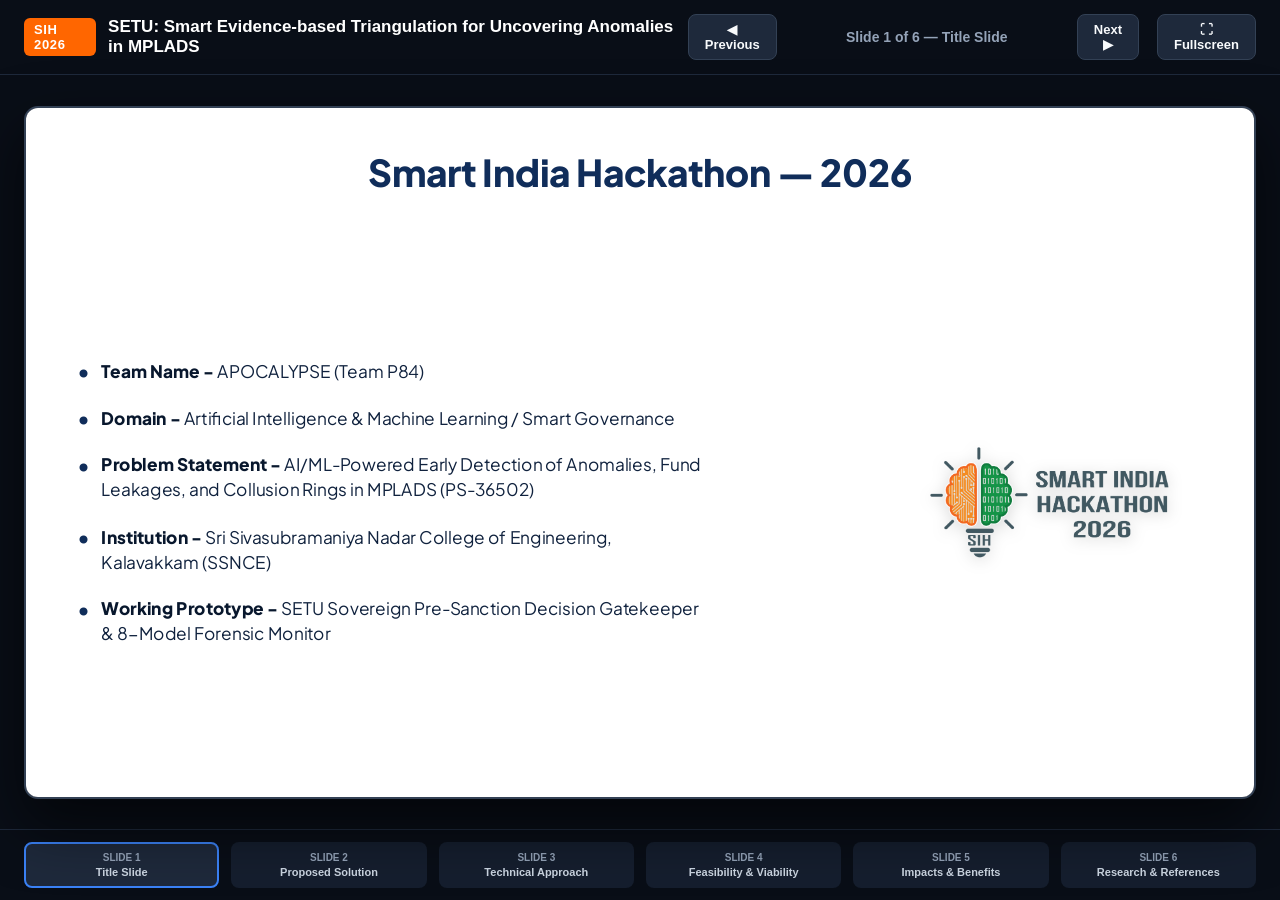
<file: sih-ppt-pages/index.html>
<!DOCTYPE html>
<html lang="en">
<head>
<meta charset="UTF-8">
<meta name="viewport" content="width=device-width, initial-scale=1.0">
<title>SETU — Smart India Hackathon 2026 Official Presentation</title>
<style>
  * { box-sizing: border-box; margin: 0; padding: 0; }
  body {
    background: #090e17;
    color: #F8FAFC;
    font-family: -apple-system, BlinkMacSystemFont, "Segoe UI", Roboto, Helvetica, Arial, sans-serif;
    min-height: 100vh;
    display: flex;
    flex-direction: column;
    align-items: center;
    justify-content: space-between;
    overflow-x: hidden;
  }
  header {
    width: 100%;
    max-width: 1500px;
    padding: 14px 24px;
    display: flex;
    align-items: center;
    justify-content: space-between;
    border-bottom: 1px solid #1E293B;
  }
  .brand {
    display: flex;
    align-items: center;
    gap: 12px;
  }
  .brand-badge {
    background: #FF6600;
    color: #FFFFFF;
    font-weight: 900;
    padding: 4px 10px;
    border-radius: 6px;
    font-size: 13px;
    letter-spacing: 0.05em;
  }
  .brand-title {
    font-size: 17px;
    font-weight: 800;
    color: #FFFFFF;
  }
  .page-nav-controls {
    display: flex;
    align-items: center;
    gap: 10px;
  }
  .nav-btn {
    background: #1E293B;
    border: 1px solid #334155;
    color: #F8FAFC;
    padding: 7px 16px;
    border-radius: 8px;
    font-size: 13px;
    font-weight: 700;
    cursor: pointer;
    transition: all 0.2s ease;
    display: inline-flex;
    align-items: center;
    gap: 6px;
  }
  .nav-btn:hover {
    background: #2563EB;
    border-color: #3B82F6;
  }
  .page-counter {
    font-size: 14px;
    font-weight: 800;
    color: #94A3B8;
    padding: 0 10px;
    min-width: 280px;
    text-align: center;
  }

  /* Presentation Frame */
  .deck-container {
    width: 100%;
    max-width: 1500px;
    padding: 16px 24px;
    display: flex;
    flex-direction: column;
    align-items: center;
    flex: 1;
    justify-content: center;
  }
  .page-wrapper {
    width: 100%;
    aspect-ratio: 16 / 9;
    max-height: 78vh;
    border: 2px solid #334155;
    border-radius: 14px;
    overflow: hidden;
    box-shadow: 0 25px 60px rgba(0,0,0,0.6);
    background: #FFFFFF;
    position: relative;
  }
  iframe {
    width: 1920px;
    height: 1080px;
    border: none;
    transform-origin: top left;
    position: absolute;
    top: 0;
    left: 0;
  }

  /* Thumbnails bar */
  .thumbnails-bar {
    width: 100%;
    max-width: 1500px;
    padding: 12px 24px;
    display: flex;
    gap: 12px;
    overflow-x: auto;
    border-top: 1px solid #1E293B;
  }
  .thumb-item {
    flex: 1;
    min-width: 130px;
    background: #151e2e;
    border: 2px solid transparent;
    border-radius: 8px;
    padding: 8px 10px;
    cursor: pointer;
    text-align: center;
    transition: all 0.2s;
  }
  .thumb-item:hover, .thumb-item.active {
    border-color: #3B82F6;
    background: #1e293b;
  }
  .thumb-title {
    font-size: 11px;
    font-weight: 800;
    color: #CBD5E1;
    margin-top: 3px;
    white-space: nowrap;
    overflow: hidden;
    text-overflow: ellipsis;
  }
  .thumb-num {
    font-size: 10px;
    color: #94A3B8;
    font-weight: bold;
  }
</style>
</head>
<body>

  <header>
    <div class="brand">
      <span class="brand-badge">SIH 2026</span>
      <div class="brand-title">SETU: Smart Evidence-based Triangulation for Uncovering Anomalies in MPLADS</div>
    </div>
    <div class="page-nav-controls">
      <button class="nav-btn" onclick="prevSlide()">◀ Previous</button>
      <span class="page-counter" id="slideIndicator">Slide 1 of 6 — Title Slide</span>
      <button class="nav-btn" onclick="nextSlide()">Next ▶</button>
      <button class="nav-btn" onclick="toggleFullscreen()" style="margin-left: 8px;">⛶ Fullscreen</button>
    </div>
  </header>

  <div class="deck-container">
    <div class="page-wrapper" id="frameWrapper">
      <iframe id="slideFrame" src="page-01.html"></iframe>
    </div>
  </div>

  <div class="thumbnails-bar">
    <div class="thumb-item active" onclick="loadSlide(1)">
      <div class="thumb-num">SLIDE 1</div>
      <div class="thumb-title">Title Slide</div>
    </div>
    <div class="thumb-item" onclick="loadSlide(2)">
      <div class="thumb-num">SLIDE 2</div>
      <div class="thumb-title">Proposed Solution</div>
    </div>
    <div class="thumb-item" onclick="loadSlide(3)">
      <div class="thumb-num">SLIDE 3</div>
      <div class="thumb-title">Technical Approach</div>
    </div>
    <div class="thumb-item" onclick="loadSlide(4)">
      <div class="thumb-num">SLIDE 4</div>
      <div class="thumb-title">Feasibility &amp; Viability</div>
    </div>
    <div class="thumb-item" onclick="loadSlide(5)">
      <div class="thumb-num">SLIDE 5</div>
      <div class="thumb-title">Impacts &amp; Benefits</div>
    </div>
    <div class="thumb-item" onclick="loadSlide(6)">
      <div class="thumb-num">SLIDE 6</div>
      <div class="thumb-title">Research &amp; References</div>
    </div>
  </div>

  <script>
    let currentSlide = 1;
    const totalSlides = 6;
    const slideTitles = [
      "Title Slide",
      "Proposed Solution - SETU",
      "Technical Approach",
      "Feasibility and Viability",
      "Impacts and Benefits",
      "Research and References"
    ];

    function resizeFrame() {
      const wrapper = document.getElementById('frameWrapper');
      const iframe = document.getElementById('slideFrame');
      if (!wrapper || !iframe) return;
      const width = wrapper.clientWidth;
      const scale = width / 1920;
      iframe.style.transform = `scale(${scale})`;
    }

    window.addEventListener('resize', resizeFrame);

    function loadSlide(index) {
      if (index < 1 || index > totalSlides) return;
      currentSlide = index;
      const numStr = currentSlide < 10 ? '0' + currentSlide : currentSlide;
      
      const frame = document.getElementById('slideFrame');
      const currentSrc = frame.src;
      if (currentSrc.includes('page-')) {
        frame.src = `page-${numStr}.html`;
      } else {
        frame.src = `page-${numStr}.html`;
      }

      document.getElementById('slideIndicator').innerText = `Slide ${currentSlide} of ${totalSlides} — ${slideTitles[currentSlide - 1]}`;
      
      const thumbs = document.querySelectorAll('.thumb-item');
      thumbs.forEach((t, i) => {
        if (i === currentSlide - 1) t.classList.add('active');
        else t.classList.remove('active');
      });
      setTimeout(resizeFrame, 50);
    }

    function prevSlide() {
      if (currentSlide > 1) loadSlide(currentSlide - 1);
    }

    function nextSlide() {
      if (currentSlide < totalSlides) loadSlide(currentSlide + 1);
    }

    function toggleFullscreen() {
      const frame = document.getElementById('slideFrame');
      if (frame.requestFullscreen) {
        frame.requestFullscreen();
      } else if (frame.webkitRequestFullscreen) {
        frame.webkitRequestFullscreen();
      }
    }

    document.addEventListener('keydown', (e) => {
      if (e.key === 'ArrowRight' || e.key === 'Space') nextSlide();
      if (e.key === 'ArrowLeft') prevSlide();
    });

    resizeFrame();
  </script>
</body>
</html>
</file>
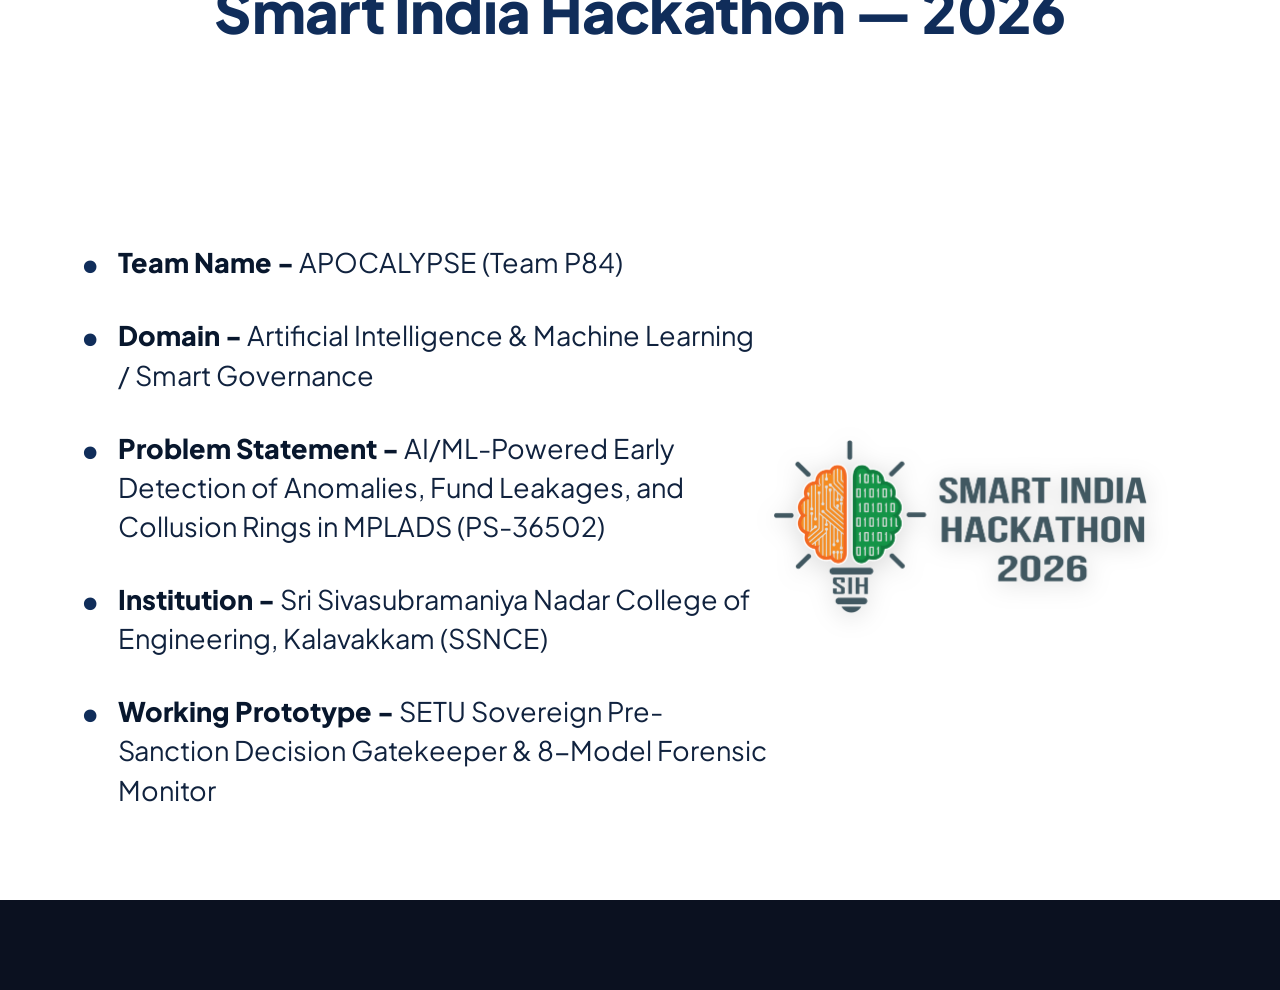
<file: sih-ppt-pages/page-01.html>
<!DOCTYPE html>
<html lang="en">
<head>
  <meta charset="UTF-8">
  <meta name="viewport" content="width=device-width, initial-scale=1.0">
  <title>SETU — Smart India Hackathon 2026 | Slide 1</title>
  <link rel="preconnect" href="https://fonts.googleapis.com">
  <link rel="preconnect" href="https://fonts.gstatic.com" crossorigin>
  <link href="https://fonts.googleapis.com/css2?family=Plus+Jakarta+Sans:wght@400;500;600;700;800;900&family=Inter:wght@400;500;600;700;800&display=swap" rel="stylesheet">
  <link rel="stylesheet" href="css/variables.css">
  <link rel="stylesheet" href="css/base.css">
  <link rel="stylesheet" href="css/components.css">
  <link rel="stylesheet" href="css/pages.css">
  <link rel="stylesheet" href="../css/variables.css">
  <link rel="stylesheet" href="../css/base.css">
  <link rel="stylesheet" href="../css/components.css">
  <link rel="stylesheet" href="../css/pages.css">
  <style>
    * { box-sizing: border-box; margin: 0; padding: 0; }
    body {
      width: 100vw;
      height: 100vh;
      overflow: hidden;
      background-color: #0b1120;
      font-family: 'Plus Jakarta Sans', 'Inter', sans-serif;
      display: flex;
      align-items: center;
      justify-content: center;
    }
    .slide-viewport {
      width: 100%;
      height: 100%;
      display: flex;
      align-items: center;
      justify-content: center;
    }
    .slide-canvas {
      width: 1920px;
      height: 1080px;
      background: #FFFFFF;
      position: relative;
      overflow: hidden;
      display: flex;
      flex-direction: column;
      padding: 40px 80px;
      box-shadow: 0 25px 60px rgba(0, 0, 0, 0.4);
    }
    .slide-canvas::before {
      display: none !important;
    }
    .bg-hero-art {
      display: none !important;
    }
    .slide1-title {
      font-size: 58px;
      font-weight: 900;
      color: #102d5a;
      text-align: center;
      margin-top: 24px;
      margin-bottom: 56px;
      letter-spacing: -0.01em;
      position: relative;
      z-index: 2;
    }
    .slide1-layout {
      display: flex;
      justify-content: space-between;
      align-items: center;
      flex: 1;
      position: relative;
      z-index: 2;
    }
    .slide1-content {
      list-style: none;
      display: flex;
      flex-direction: column;
      gap: 34px;
      max-width: 980px;
    }
    .slide1-item {
      display: flex;
      align-items: flex-start;
      gap: 18px;
    }
    .slide1-bullet {
      font-size: 38px;
      line-height: 1;
      color: #102d5a;
    }
    .slide1-text {
      font-size: 27px;
      line-height: 1.45;
      color: #10223e;
    }
    .slide1-text strong {
      font-weight: 900;
      color: #08172d;
    }
    .slide1-right-logos {
      display: flex;
      flex-direction: column;
      align-items: center;
      gap: 46px;
      padding-right: 50px;
    }
    .slide1-logo {
      object-fit: contain;
      filter: drop-shadow(0 4px 12px rgba(0,0,0,0.18));
    }
  </style>
</head>
<body data-page="1">
  <div class="slide-viewport">
    <main class="slide-canvas" id="slide-1">

      <h1 class="slide1-title">Smart India Hackathon — 2026</h1>

      <div class="slide1-layout">
        <ul class="slide1-content">
          <li class="slide1-item">
            <span class="slide1-bullet">&#8226;</span>
            <span class="slide1-text"><strong>Team Name - </strong>APOCALYPSE (Team P84)</span>
          </li>
          <li class="slide1-item">
            <span class="slide1-bullet">&#8226;</span>
            <span class="slide1-text"><strong>Domain - </strong>Artificial Intelligence &amp; Machine Learning / Smart Governance</span>
          </li>
          <li class="slide1-item">
            <span class="slide1-bullet">&#8226;</span>
            <span class="slide1-text"><strong>Problem Statement - </strong>AI/ML-Powered Early Detection of Anomalies, Fund Leakages, and Collusion Rings in MPLADS (PS-36502)</span>
          </li>
          <li class="slide1-item">
            <span class="slide1-bullet">&#8226;</span>
            <span class="slide1-text"><strong>Institution - </strong>Sri Sivasubramaniya Nadar College of Engineering, Kalavakkam (SSNCE)</span>
          </li>
          <li class="slide1-item">
            <span class="slide1-bullet">&#8226;</span>
            <span class="slide1-text"><strong>Working Prototype - </strong>SETU Sovereign Pre-Sanction Decision Gatekeeper &amp; 8-Model Forensic Monitor</span>
          </li>
        </ul>

        <div class="slide1-right-logos">
          <img src="assets/logos/sih-logo.png" onerror="this.src='../assets/logos/sih-logo.png'" alt="SIH Logo" class="slide1-logo" style="height: 180px;">
        </div>
      </div>
    </main>
  </div>

  <script src="js/navigation.js"></script>
  <script src="../js/navigation.js"></script>
</body>
</html>
</file>
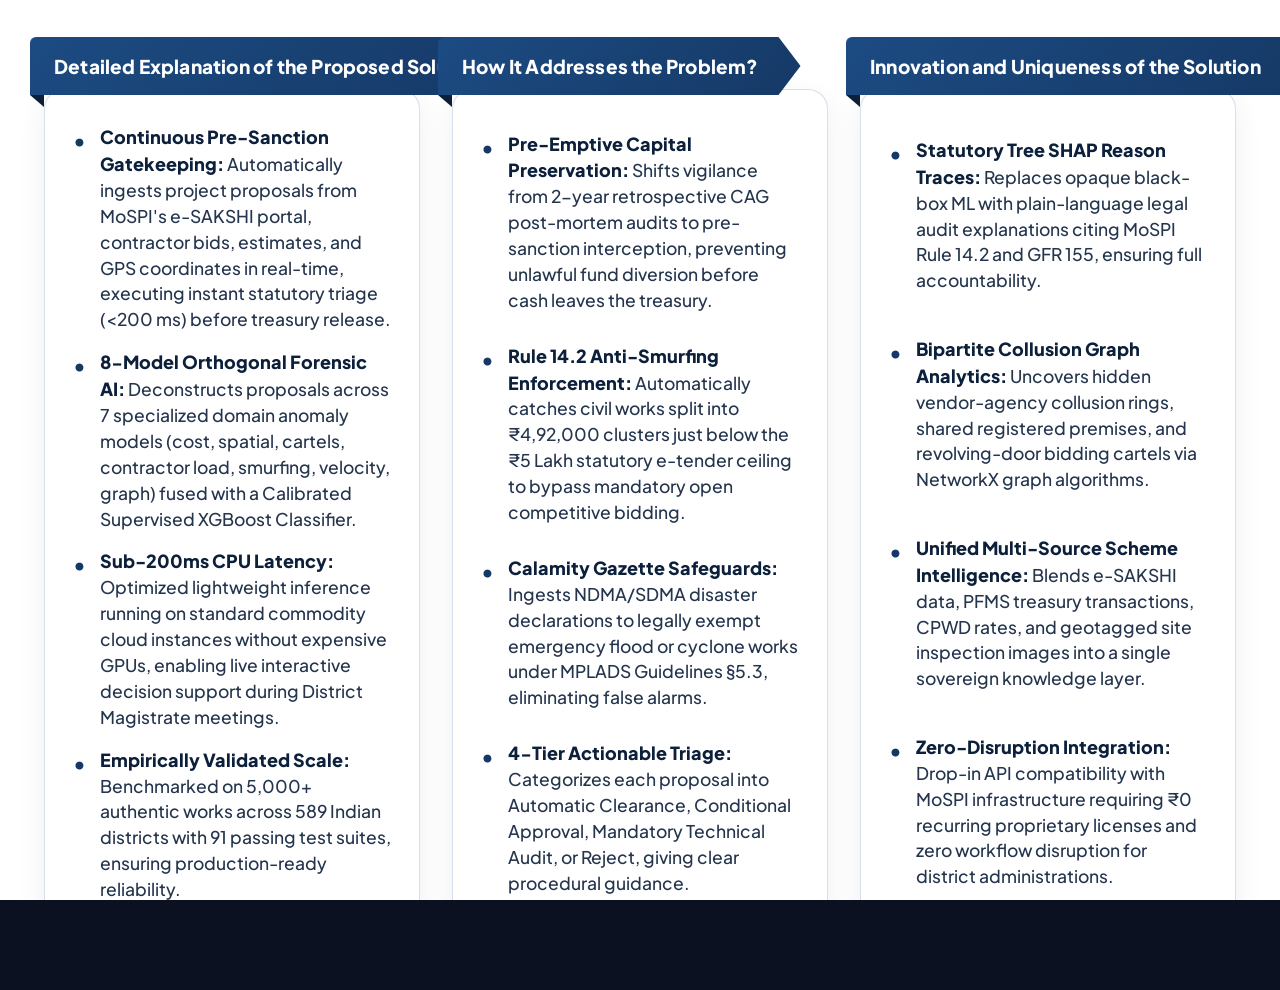
<file: sih-ppt-pages/page-02.html>
<!DOCTYPE html>
<html lang="en">
<head>
  <meta charset="UTF-8">
  <meta name="viewport" content="width=device-width, initial-scale=1.0">
  <title>Proposed Solution - SETU | Slide 2</title>
  <link rel="preconnect" href="https://fonts.googleapis.com">
  <link rel="preconnect" href="https://fonts.gstatic.com" crossorigin>
  <link href="https://fonts.googleapis.com/css2?family=Plus+Jakarta+Sans:wght@400;500;600;700;800;900&family=Inter:wght@400;500;600;700;800;900&display=swap" rel="stylesheet">
  <link rel="stylesheet" href="css/variables.css">
  <link rel="stylesheet" href="css/base.css">
  <link rel="stylesheet" href="css/components.css">
  <link rel="stylesheet" href="css/pages.css">
  <style>
    * { box-sizing: border-box; margin: 0; padding: 0; }
    body {
      width: 100vw;
      height: 100vh;
      overflow: hidden;
      background-color: #0b1120;
      font-family: 'Plus Jakarta Sans', 'Inter', -apple-system, sans-serif;
      display: flex;
      align-items: center;
      justify-content: center;
    }
    .slide-viewport {
      width: 100%;
      height: 100%;
      display: flex;
      align-items: center;
      justify-content: center;
    }
    .slide-canvas {
      width: 1920px;
      height: 1080px;
      background: #FFFFFF;
      position: relative;
      overflow: hidden;
      display: flex;
      flex-direction: column;
      padding: 24px 44px 28px 44px;
      box-shadow: 0 25px 60px rgba(0, 0, 0, 0.4);
    }
    .slide-canvas::before {
      display: none !important;
    }
    .bg-watermark {
      display: none !important;
    }

    /* Top Slide Header */
    .slide-header {
      display: flex;
      align-items: center;
      justify-content: space-between;
      width: 100%;
      height: 75px;
      margin-bottom: 22px;
      position: relative;
      z-index: 10;
    }
    .header-team-badge {
      display: inline-flex;
      align-items: center;
      justify-content: center;
      border: 2px solid #1e3a66;
      border-radius: 50px;
      padding: 8px 24px;
      background: #FFFFFF;
      box-shadow: 0 2px 8px rgba(15, 35, 65, 0.08);
    }
    .team-badge-text {
      font-size: 16px;
      font-weight: 800;
      color: #1e3a66;
      letter-spacing: 0.04em;
      text-transform: uppercase;
    }
    .slide-main-title {
      font-size: 32px;
      font-weight: 900;
      color: #0b1a30;
      letter-spacing: -0.01em;
      text-transform: uppercase;
      text-decoration: underline;
      text-underline-offset: 8px;
      text-decoration-thickness: 3px;
      text-decoration-color: #1a4373;
    }
    .header-logos {
      display: flex;
      align-items: center;
      gap: 16px;
    }
    .nav-logo-sih {
      height: 58px;
      width: auto;
      object-fit: contain;
    }
    .nav-logo-ssn {
      height: 52px;
      width: auto;
      object-fit: contain;
    }
    .nav-logo-sathyabama {
      height: 56px;
      width: auto;
      object-fit: contain;
    }

    /* 3 Columns Solution Grid */
    .solution-columns {
      display: flex;
      gap: 32px;
      flex: 1;
      position: relative;
      z-index: 5;
      padding-top: 10px;
    }

    /* Individual Column Card */
    .solution-card-wrapper {
      flex: 1;
      display: flex;
      flex-direction: column;
      position: relative;
    }

    /* Ribbon Banner Header with Chevron */
    .ribbon-banner-container {
      position: relative;
      width: 100%;
      height: 64px;
      z-index: 6;
      margin-bottom: -12px;
    }
    .ribbon-banner {
      position: absolute;
      top: 0;
      left: -14px;
      height: 58px;
      background: linear-gradient(135deg, #1c4b82 0%, #153966 100%);
      color: #FFFFFF;
      display: flex;
      align-items: center;
      padding: 0 42px 0 24px;
      font-size: 19px;
      font-weight: 800;
      letter-spacing: 0.01em;
      box-shadow: 0 4px 12px rgba(12, 33, 62, 0.28);
      border-radius: 6px 0 0 0;
      clip-path: polygon(0 0, calc(100% - 22px) 0, 100% 50%, calc(100% - 22px) 100%, 0 100%);
      white-space: nowrap;
    }
    /* Ribbon Fold Triangle */
    .ribbon-fold {
      position: absolute;
      top: 58px;
      left: -14px;
      width: 0;
      height: 0;
      border-top: 12px solid #0c203b;
      border-left: 14px solid transparent;
      z-index: 5;
    }

    /* Card Main Body */
    .solution-card-body {
      flex: 1;
      background: #FFFFFF;
      border: 1.5px solid #d4e0ee;
      border-radius: 20px 20px 16px 16px;
      padding: 34px 28px 24px 28px;
      display: flex;
      flex-direction: column;
      justify-content: space-around;
      gap: 16px;
      box-shadow: 0 10px 28px rgba(15, 35, 65, 0.07);
      border-bottom: 7px solid #153966;
    }

    .solution-bullet-item {
      display: flex;
      align-items: flex-start;
      gap: 14px;
    }
    .bullet-dot {
      font-size: 24px;
      line-height: 1.1;
      color: #153966;
      flex-shrink: 0;
      margin-top: 2px;
    }
    .bullet-text {
      font-size: 17.5px;
      line-height: 1.48;
      color: #24354d;
      font-weight: 500;
    }
    .bullet-text strong {
      font-weight: 800;
      color: #0c203b;
      font-size: 18px;
    }

    /* Bottom subtle template note */
    .slide-footer-subtle {
      display: flex;
      justify-content: space-between;
      align-items: center;
      margin-top: 12px;
      font-size: 13px;
      color: #8396ab;
      font-weight: 600;
      letter-spacing: 0.03em;
    }
  </style>
</head>
<body data-page="2">
  <div class="slide-viewport">
    <main class="slide-canvas" id="slide-2">
      <!-- Slide Header -->
      <header class="slide-header">
        <div class="header-team-badge">
          <span class="team-badge-text">APOCALYPSE // Team P84</span>
        </div>
        <h1 class="slide-main-title">CIS-GATEWAY: SETU PROPOSED SOLUTION</h1>
        <div class="header-logos">
          <img src="assets/logos/sih-logo.png" onerror="this.src='../assets/logos/sih-logo.png'" alt="SIH 2026" class="nav-logo-sih">
        </div>
      </header>

      <!-- 3 Columns Matching pg2-ref2.png -->
      <div class="solution-columns">

        <!-- Column 1: Detailed Explanation -->
        <div class="solution-card-wrapper">
          <div class="ribbon-banner-container">
            <div class="ribbon-banner">Detailed Explanation of the Proposed Solution</div>
            <div class="ribbon-fold"></div>
          </div>
          <div class="solution-card-body">
            <div class="solution-bullet-item">
              <span class="bullet-dot">&#8226;</span>
              <p class="bullet-text">
                <strong>Continuous Pre-Sanction Gatekeeping:</strong> Automatically ingests project proposals from MoSPI's e-SAKSHI portal, contractor bids, estimates, and GPS coordinates in real-time, executing instant statutory triage (&lt;200 ms) before treasury release.
              </p>
            </div>
            <div class="solution-bullet-item">
              <span class="bullet-dot">&#8226;</span>
              <p class="bullet-text">
                <strong>8-Model Orthogonal Forensic AI:</strong> Deconstructs proposals across 7 specialized domain anomaly models (cost, spatial, cartels, contractor load, smurfing, velocity, graph) fused with a Calibrated Supervised XGBoost Classifier.
              </p>
            </div>
            <div class="solution-bullet-item">
              <span class="bullet-dot">&#8226;</span>
              <p class="bullet-text">
                <strong>Sub-200ms CPU Latency:</strong> Optimized lightweight inference running on standard commodity cloud instances without expensive GPUs, enabling live interactive decision support during District Magistrate meetings.
              </p>
            </div>
            <div class="solution-bullet-item">
              <span class="bullet-dot">&#8226;</span>
              <p class="bullet-text">
                <strong>Empirically Validated Scale:</strong> Benchmarked on 5,000+ authentic works across 589 Indian districts with 91 passing test suites, ensuring production-ready reliability.
              </p>
            </div>
          </div>
        </div>

        <!-- Column 2: How It Addresses the Problem? -->
        <div class="solution-card-wrapper">
          <div class="ribbon-banner-container">
            <div class="ribbon-banner">How It Addresses the Problem?</div>
            <div class="ribbon-fold"></div>
          </div>
          <div class="solution-card-body">
            <div class="solution-bullet-item">
              <span class="bullet-dot">&#8226;</span>
              <p class="bullet-text">
                <strong>Pre-Emptive Capital Preservation:</strong> Shifts vigilance from 2-year retrospective CAG post-mortem audits to pre-sanction interception, preventing unlawful fund diversion before cash leaves the treasury.
              </p>
            </div>
            <div class="solution-bullet-item">
              <span class="bullet-dot">&#8226;</span>
              <p class="bullet-text">
                <strong>Rule 14.2 Anti-Smurfing Enforcement:</strong> Automatically catches civil works split into ₹4,92,000 clusters just below the ₹5 Lakh statutory e-tender ceiling to bypass mandatory open competitive bidding.
              </p>
            </div>
            <div class="solution-bullet-item">
              <span class="bullet-dot">&#8226;</span>
              <p class="bullet-text">
                <strong>Calamity Gazette Safeguards:</strong> Ingests NDMA/SDMA disaster declarations to legally exempt emergency flood or cyclone works under MPLADS Guidelines §5.3, eliminating false alarms.
              </p>
            </div>
            <div class="solution-bullet-item">
              <span class="bullet-dot">&#8226;</span>
              <p class="bullet-text">
                <strong>4-Tier Actionable Triage:</strong> Categorizes each proposal into Automatic Clearance, Conditional Approval, Mandatory Technical Audit, or Reject, giving clear procedural guidance.
              </p>
            </div>
          </div>
        </div>

        <!-- Column 3: Innovation and Uniqueness -->
        <div class="solution-card-wrapper">
          <div class="ribbon-banner-container">
            <div class="ribbon-banner">Innovation and Uniqueness of the Solution</div>
            <div class="ribbon-fold"></div>
          </div>
          <div class="solution-card-body">
            <div class="solution-bullet-item">
              <span class="bullet-dot">&#8226;</span>
              <p class="bullet-text">
                <strong>Statutory Tree SHAP Reason Traces:</strong> Replaces opaque black-box ML with plain-language legal audit explanations citing MoSPI Rule 14.2 and GFR 155, ensuring full accountability.
              </p>
            </div>
            <div class="solution-bullet-item">
              <span class="bullet-dot">&#8226;</span>
              <p class="bullet-text">
                <strong>Bipartite Collusion Graph Analytics:</strong> Uncovers hidden vendor-agency collusion rings, shared registered premises, and revolving-door bidding cartels via NetworkX graph algorithms.
              </p>
            </div>
            <div class="solution-bullet-item">
              <span class="bullet-dot">&#8226;</span>
              <p class="bullet-text">
                <strong>Unified Multi-Source Scheme Intelligence:</strong> Blends e-SAKSHI data, PFMS treasury transactions, CPWD rates, and geotagged site inspection images into a single sovereign knowledge layer.
              </p>
            </div>
            <div class="solution-bullet-item">
              <span class="bullet-dot">&#8226;</span>
              <p class="bullet-text">
                <strong>Zero-Disruption Integration:</strong> Drop-in API compatibility with MoSPI infrastructure requiring ₹0 recurring proprietary licenses and zero workflow disruption for district administrations.
              </p>
            </div>
          </div>
        </div>

      </div>

      <!-- Slide Footer -->
      <footer class="slide-footer-subtle">
        <span>SETU: Smart Evidence-based Triangulation for Uncovering Anomalies in MPLADS</span>
        <span>Slide 2 | SIH 2026 Presentation</span>
      </footer>
    </main>
  </div>

  <script src="js/navigation.js"></script>
</body>
</html>
</file>
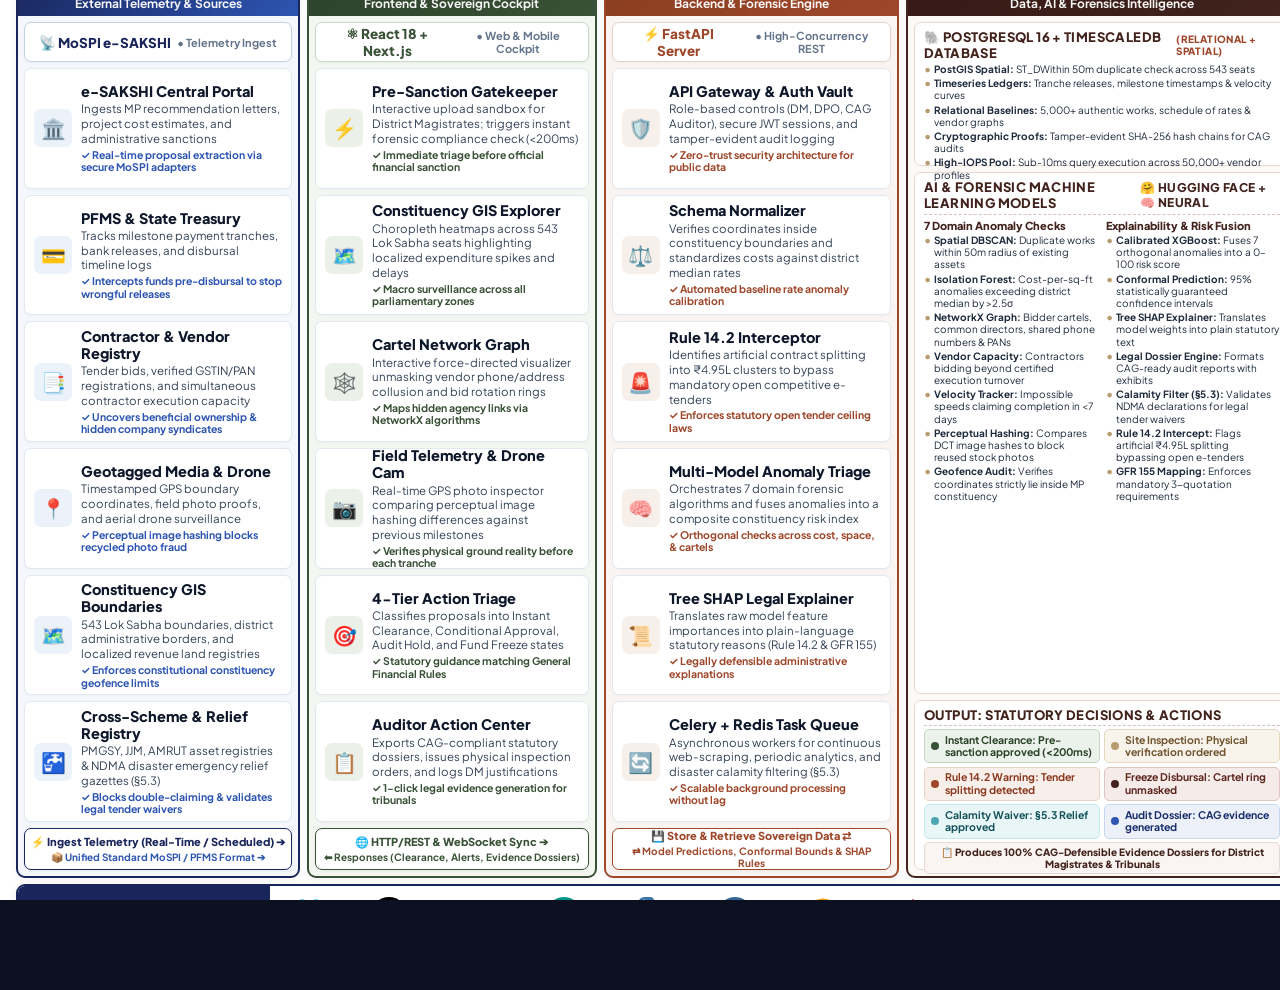
<file: sih-ppt-pages/page-03.html>
<!DOCTYPE html>
<html lang="en">
<head>
  <meta charset="UTF-8">
  <meta name="viewport" content="width=device-width, initial-scale=1.0">
  <title>Technical Approach | Slide 3</title>
  <link rel="preconnect" href="https://fonts.googleapis.com">
  <link rel="preconnect" href="https://fonts.gstatic.com" crossorigin>
  <link href="https://fonts.googleapis.com/css2?family=Plus+Jakarta+Sans:wght@400;500;600;700;800;900&family=Inter:wght@400;500;600;700;800;900&display=swap" rel="stylesheet">
  <link rel="stylesheet" href="css/variables.css">
  <link rel="stylesheet" href="css/base.css">
  <link rel="stylesheet" href="css/components.css">
  <link rel="stylesheet" href="css/pages.css">
  <style>
    * { box-sizing: border-box; margin: 0; padding: 0; }
    body {
      width: 100vw;
      height: 100vh;
      overflow: hidden;
      background-color: #0b1120;
      font-family: 'Plus Jakarta Sans', 'Inter', -apple-system, sans-serif;
      display: flex;
      align-items: center;
      justify-content: center;
    }
    .slide-viewport {
      width: 100%;
      height: 100%;
      display: flex;
      align-items: center;
      justify-content: center;
    }
    .slide-canvas {
      width: 1920px;
      height: 1080px;
      background: #FFFFFF;
      position: relative;
      overflow: hidden;
      display: flex;
      flex-direction: column;
      padding: 10px 16px 10px 16px;
      box-shadow: 0 25px 60px rgba(0, 0, 0, 0.4);
    }
    .slide-canvas::before {
      display: none !important;
    }

    /* Top Slide Header */
    .slide-header {
      display: flex;
      align-items: center;
      justify-content: space-between;
      width: 100%;
      height: 44px;
      margin-bottom: 6px;
      position: relative;
      z-index: 10;
      flex-shrink: 0;
    }
    .header-team-badge {
      display: inline-flex;
      align-items: center;
      justify-content: center;
      border: 2px solid #19255B;
      border-radius: 50px;
      padding: 4px 18px;
      background: #FFFFFF;
      box-shadow: 0 2px 6px rgba(25, 37, 91, 0.08);
    }
    .team-badge-text {
      font-size: 14px;
      font-weight: 800;
      color: #19255B;
      letter-spacing: 0.03em;
    }
    .header-pill-title {
      background: #19255B;
      color: #FFFFFF;
      font-size: 24px;
      font-weight: 900;
      padding: 4px 44px;
      border-radius: 30px;
      box-shadow: 0 4px 14px rgba(25, 37, 91, 0.15);
      letter-spacing: -0.01em;
    }
    .header-right {
      display: flex;
      align-items: center;
      gap: 12px;
    }
    .nav-logo-sih {
      height: 42px;
      width: auto;
      object-fit: contain;
    }

    /* Main Grid: Left Architecture & Tech Stack (~74%), Right Deep Workflow (~26%) */
    .slide3-main-container {
      display: flex;
      gap: 8px;
      flex: 1;
      height: calc(100% - 50px);
    }

    /* LEFT ARCHITECTURE COLUMN */
    .left-arch-wrapper {
      flex: 3.12;
      display: flex;
      flex-direction: column;
      gap: 6px;
      height: 100%;
    }

    /* 4 LAYERS CONTAINER matching Technical-Architecture.png */
    .layers-container-grid {
      display: grid;
      grid-template-columns: 1fr 1.02fr 1.04fr 1.38fr;
      gap: 7px;
      flex: 1;
      height: calc(100% - 102px);
      position: relative;
    }

    /* Layer Column Box */
    .arch-layer-box {
      border-radius: 9px;
      display: flex;
      flex-direction: column;
      overflow: hidden;
      box-shadow: 0 2px 8px rgba(12, 30, 60, 0.05);
      border: 2px solid transparent;
      background: #FFFFFF;
      position: relative;
      height: 100%;
    }

    .layer-1-theme {
      border-color: #19255B;
      background: #F4F7FB;
    }
    .layer-2-theme {
      border-color: #395136;
      background: #F4F6F2;
    }
    .layer-3-theme {
      border-color: #9E472A;
      background: #FAF5F2;
    }
    .layer-4-theme {
      border-color: #42231D;
      background: #FBF8F6;
    }

    /* Layer Top Header Banner */
    .layer-header-banner {
      padding: 4px 6px;
      text-align: center;
      color: #FFFFFF;
      display: flex;
      flex-direction: column;
      align-items: center;
      justify-content: center;
      height: 44px;
      flex-shrink: 0;
    }
    .layer-1-theme .layer-header-banner { background: linear-gradient(135deg, #19255B 0%, #2D55B2 100%); }
    .layer-2-theme .layer-header-banner { background: linear-gradient(135deg, #2D422B 0%, #395136 100%); }
    .layer-3-theme .layer-header-banner { background: linear-gradient(135deg, #8A3D22 0%, #9E472A 100%); }
    .layer-4-theme .layer-header-banner { background: linear-gradient(135deg, #351A15 0%, #42231D 100%); }

    .layer-title-text {
      font-size: 15.5px;
      font-weight: 900;
      letter-spacing: 0.02em;
      line-height: 1.15;
    }
    .layer-subtitle-text {
      font-size: 12px;
      font-weight: 700;
      opacity: 0.95;
      margin-top: 1px;
      line-height: 1.15;
    }

    /* Layer Body with Cards */
    .layer-cards-body {
      padding: 6px;
      display: flex;
      flex-direction: column;
      gap: 6px;
      height: calc(100% - 44px);
      flex: 1;
    }

    /* Hero Tech Header Inside Layer */
    .layer-tech-hero {
      background: #FFFFFF;
      border: 1.5px solid #CBD5E1;
      border-radius: 7px;
      padding: 3px 8px;
      display: flex;
      align-items: center;
      justify-content: center;
      gap: 6px;
      box-shadow: 0 1px 3px rgba(0,0,0,0.04);
      height: 40px;
      flex-shrink: 0;
      text-align: center;
    }
    .layer-tech-hero .hero-main { font-weight: 900; font-size: 13.5px; }
    .layer-tech-hero .hero-sub { font-size: 11px; font-weight: 700; color: #64748B; }
    .layer-1-theme .layer-tech-hero { border-color: #C3D2E8; }
    .layer-2-theme .layer-tech-hero { border-color: #CBD8C9; }
    .layer-3-theme .layer-tech-hero { border-color: #E6D2CA; }

    /* Content Dense Arch Card - BALANCED PROPORTIONS */
    .arch-card-item {
      background: #FFFFFF;
      border: 1.3px solid #E2E8F0;
      border-radius: 7px;
      padding: 6px 9px;
      display: flex;
      align-items: center;
      gap: 9px;
      box-shadow: 0 1px 3px rgba(0,0,0,0.03);
      flex: 1;
      min-height: 0;
    }
    .arch-card-item:hover {
      border-color: #94a3b8;
      box-shadow: 0 2px 6px rgba(0,0,0,0.06);
    }

    .card-icon-box {
      width: 38px;
      height: 38px;
      border-radius: 7px;
      display: flex;
      align-items: center;
      justify-content: center;
      font-size: 20px;
      flex-shrink: 0;
    }
    .icon-blue-bg { background: #EBF2FA; color: #19255B; }
    .icon-green-bg { background: #EBF1E8; color: #395136; }
    .icon-terracotta-bg { background: #F7EFEA; color: #9E472A; }
    .icon-brown-bg { background: #F5EBE9; color: #42231D; }

    .card-text-container {
      flex: 1;
      min-width: 0;
      display: flex;
      flex-direction: column;
      justify-content: center;
    }
    .card-heading-title {
      font-size: 14.5px;
      font-weight: 800;
      color: #0f172a;
      line-height: 1.2;
    }
    .card-body-description {
      font-size: 11.5px;
      color: #334155;
      line-height: 1.28;
      margin-top: 2px;
    }
    .card-sub-bullet {
      font-size: 10.5px;
      font-weight: 700;
      margin-top: 2px;
      display: flex;
      align-items: center;
      gap: 3px;
      line-height: 1.2;
    }
    .blue-sub { color: #2D55B2; }
    .green-sub { color: #395136; }
    .purple-sub, .terracotta-sub { color: #9E472A; }
    .blue-hl { color: #19255B; font-weight: 900; }
    .green-hl { color: #395136; font-weight: 900; }
    .terracotta-hl { color: #9E472A; font-weight: 900; }
    .brown-hl { color: #42231D; font-weight: 900; }

    /* Inter-Layer Connector Tag */
    .layer-connector-badge {
      background: #FFFFFF;
      border-radius: 7px;
      padding: 4px 6px;
      font-size: 11px;
      font-weight: 800;
      text-align: center;
      display: flex;
      flex-direction: column;
      align-items: center;
      justify-content: center;
      gap: 2px;
      box-shadow: 0 1px 4px rgba(0,0,0,0.06);
      height: 42px;
      flex-shrink: 0;
    }
    .layer-1-theme .layer-connector-badge { border: 1.5px solid #19255B; color: #19255B; }
    .layer-2-theme .layer-connector-badge { border: 1.5px solid #395136; color: #395136; }
    .layer-3-theme .layer-connector-badge { border: 1.5px solid #9E472A; color: #9E472A; }

    /* Layer 4 Multi-Section Structure */
    .layer4-section-box {
      background: #FFFFFF;
      border: 1.3px solid #E6D8D2;
      border-radius: 7px;
      padding: 6px 9px;
      display: flex;
      flex-direction: column;
      min-height: 0;
    }
    .section-mini-header {
      font-size: 13px;
      font-weight: 900;
      color: #42231D;
      text-transform: uppercase;
      letter-spacing: 0.03em;
      border-bottom: 1.3px dashed #D6C2B9;
      padding-bottom: 3px;
      margin-bottom: 4px;
      display: flex;
      align-items: center;
      justify-content: space-between;
      flex-shrink: 0;
    }
    .layer4-two-col {
      display: grid;
      grid-template-columns: 1fr 1fr;
      gap: 8px;
      flex: 1;
      min-height: 0;
    }
    .bullet-col-title {
      font-size: 11px;
      font-weight: 800;
      color: #42231D;
      margin-bottom: 2px;
    }
    .dense-bullet-list {
      list-style: none;
      display: flex;
      flex-direction: column;
      gap: 2px;
    }
    .dense-bullet-list li {
      font-size: 10px;
      color: #1E293B;
      line-height: 1.22;
      position: relative;
      padding-left: 10px;
    }
    .dense-bullet-list li::before {
      content: "•";
      color: #B89C70;
      font-weight: bold;
      font-size: 11px;
      position: absolute;
      left: 0;
      top: -1px;
    }

    /* Output Status Items in Layer 4 */
    .output-status-grid {
      display: grid;
      grid-template-columns: 1fr 1fr;
      gap: 4px;
      flex: 1;
    }
    .output-item {
      display: flex;
      align-items: center;
      gap: 6px;
      border-radius: 5px;
      padding: 3.5px 6px;
      font-size: 10.5px;
      font-weight: 700;
      line-height: 1.2;
    }
    .output-green { background: #EBF2EB; border: 1.2px solid #C6D8C4; color: #2A4228; }
    .output-sand { background: #F8F3EB; border: 1.2px solid #E5D8C3; color: #705530; }
    .output-terracotta { background: #F9EFEA; border: 1.2px solid #E8D2C6; color: #8A3A20; }
    .output-brown { background: #F5EBE9; border: 1.2px solid #DDC5C0; color: #5E271F; }
    .output-aqua { background: #E8F6F8; border: 1.2px solid #C4E8ED; color: #16535B; }
    .output-navy { background: #EBF0F9; border: 1.2px solid #C7D7F0; color: #192E6B; }

    .status-dot-green { width: 8px; height: 8px; border-radius: 50%; background: #395136; flex-shrink: 0; }
    .status-dot-sand { width: 8px; height: 8px; border-radius: 50%; background: #B89C70; flex-shrink: 0; }
    .status-dot-terracotta { width: 8px; height: 8px; border-radius: 50%; background: #9E472A; flex-shrink: 0; }
    .status-dot-brown { width: 8px; height: 8px; border-radius: 50%; background: #42231D; flex-shrink: 0; }
    .status-dot-aqua { width: 8px; height: 8px; border-radius: 50%; background: #4BA4B0; flex-shrink: 0; }
    .status-dot-navy { width: 8px; height: 8px; border-radius: 50%; background: #2D55B2; flex-shrink: 0; }

    /* BOTTOM TECH STACK STRIP */
    .tech-stack-strip {
      background: #FFFFFF;
      border: 2px solid #19255B;
      border-radius: 9px;
      display: flex;
      align-items: center;
      height: 96px;
      box-shadow: 0 3px 10px rgba(25, 37, 91, 0.08);
      flex-shrink: 0;
      overflow: hidden;
    }
    .tech-stack-label-cell {
      background: #19255B;
      border-right: 2px solid #19255B;
      height: 100%;
      padding: 0 20px;
      display: flex;
      flex-direction: column;
      align-items: center;
      justify-content: center;
      font-size: 15px;
      font-weight: 900;
      color: #FFFFFF;
      line-height: 1.25;
      text-align: center;
      white-space: nowrap;
      flex-shrink: 0;
    }
    .tech-stack-icons-row {
      display: flex;
      align-items: center;
      justify-content: space-around;
      flex: 1;
      padding: 0 12px;
      gap: 8px;
    }
    .tech-item-node {
      display: flex;
      flex-direction: column;
      align-items: center;
      justify-content: center;
      gap: 3px;
    }
    .tech-node-name {
      font-size: 13px;
      font-weight: 800;
      color: #19255B;
      line-height: 1.1;
      white-space: nowrap;
    }
    .tech-node-role {
      font-size: 10.5px;
      color: #64748B;
      font-weight: 700;
      white-space: nowrap;
    }
    .tech-icon-svg {
      width: 36px;
      height: 36px;
      object-fit: contain;
    }

    /* RIGHT DEEP WORKFLOW PANEL */
    .right-workflow-panel {
      flex: 1.18;
      background: #FFFFFF;
      border-radius: 9px;
      border: 2px solid #19255B;
      box-shadow: 0 4px 16px rgba(25, 37, 91, 0.08);
      padding: 8px 10px;
      display: flex;
      flex-direction: column;
      align-items: center;
      justify-content: space-between;
      position: relative;
      height: 100%;
    }
    .workflow-header-title {
      font-size: 13px;
      font-weight: 900;
      color: #19255B;
      letter-spacing: 0.04em;
      text-transform: uppercase;
      text-align: center;
      border-bottom: 2px solid #19255B;
      width: 100%;
      padding-bottom: 3px;
      height: 24px;
      flex-shrink: 0;
    }

    /* Flow step pill (Start / End) */
    .flow-pill-terminal {
      background: #19255B;
      color: #FFFFFF;
      font-size: 15px;
      font-weight: 900;
      padding: 4px 52px;
      border-radius: 9999px;
      border: 2px solid #19255B;
      box-shadow: 0 2px 5px rgba(25, 37, 91, 0.2);
      letter-spacing: 0.03em;
      height: 32px;
      display: flex;
      align-items: center;
      justify-content: center;
      flex-shrink: 0;
    }

    /* Process Step Box */
    .flow-step-box {
      width: 100%;
      background: #FDFBF8;
      border: 2px solid #B89C70;
      border-radius: 5px;
      padding: 4px 8px;
      text-align: center;
      box-shadow: 0 1px 4px rgba(184, 156, 112, 0.12);
      display: flex;
      flex-direction: column;
      justify-content: center;
      height: 50px;
      flex-shrink: 0;
    }
    .flow-step-name {
      font-size: 13.5px;
      font-weight: 900;
      color: #19255B;
      line-height: 1.2;
    }
    .flow-step-desc {
      font-size: 10.5px;
      color: #475569;
      line-height: 1.25;
      margin-top: 1.5px;
      font-weight: 600;
    }

    /* Approval Step (Step 5) */
    .flow-step-clearance {
      background: #F2F7F2;
      border-color: #395136;
    }
    .flow-step-clearance .flow-step-name {
      color: #2D422B;
    }
    .flow-step-clearance .flow-step-desc {
      color: #395136;
    }

    /* Decision Diamond Row */
    .flow-decision-row {
      width: 100%;
      display: flex;
      align-items: center;
      justify-content: space-between;
      gap: 4px;
      height: 60px;
      flex-shrink: 0;
    }
    .flow-diamond-wrapper {
      width: 195px;
      height: 100%;
      position: relative;
      display: flex;
      align-items: center;
      justify-content: center;
      flex-shrink: 0;
    }
    .flow-diamond-svg {
      width: 100%;
      height: 100%;
      filter: drop-shadow(0 2px 4px rgba(0, 0, 0, 0.12));
    }

    /* Horizontal branch connector */
    .flow-horizontal-connector {
      display: flex;
      align-items: center;
      justify-content: center;
      width: 24px;
      flex-shrink: 0;
    }

    /* Side Branch Action Card */
    .flow-side-card {
      width: 195px;
      border-radius: 5px;
      padding: 5px 8px;
      text-align: left;
      height: 100%;
      display: flex;
      flex-direction: column;
      justify-content: center;
      box-shadow: 0 1px 3px rgba(0,0,0,0.06);
      flex-shrink: 0;
    }
    .side-card-title {
      font-size: 12px;
      font-weight: 900;
      line-height: 1.2;
    }
    .side-card-desc {
      font-size: 9.5px;
      line-height: 1.25;
      margin-top: 1px;
      font-weight: 600;
    }

    .side-card-terracotta {
      background: #FDF4F0;
      border: 1.8px solid #9E472A;
    }
    .side-card-terracotta .side-card-title { color: #9E472A; }
    .side-card-terracotta .side-card-desc { color: #5E271F; }

    .side-card-green {
      background: #F4F8F4;
      border: 1.8px solid #395136;
    }
    .side-card-green .side-card-title { color: #395136; }
    .side-card-green .side-card-desc { color: #273B25; }

    .side-card-brown {
      background: #FAF0EE;
      border: 1.8px solid #42231D;
    }
    .side-card-brown .side-card-title { color: #42231D; }
    .side-card-brown .side-card-desc { color: #301712; }

    /* Connector Arrows */
    .flow-arrow-container {
      display: flex;
      flex-direction: column;
      align-items: center;
      justify-content: center;
      height: 11px;
      flex-shrink: 0;
    }
    .flow-arrow-decision-down {
      display: flex;
      flex-direction: column;
      align-items: center;
      justify-content: center;
      height: 18px;
      flex-shrink: 0;
    }
    .flow-branch-label {
      font-size: 9.5px;
      font-weight: 900;
      color: #395136;
      background: #EBF1E6;
      padding: 1px 6px;
      border-radius: 3px;
      border: 1px solid #C4D2BE;
      margin-bottom: 1px;
      line-height: 1;
    }

    /* Success / Outcome Box */
    .flow-success-box {
      width: 100%;
      background: #F4F7F3;
      border: 2px solid #395136;
      border-radius: 5px;
      padding: 5px 8px;
      text-align: center;
      box-shadow: 0 2px 6px rgba(57, 81, 54, 0.12);
      display: flex;
      flex-direction: column;
      justify-content: center;
      height: 50px;
      flex-shrink: 0;
    }
    .success-main-title {
      font-size: 14px;
      font-weight: 900;
      color: #395136;
      line-height: 1.2;
    }
    .success-sub-title {
      font-size: 10.5px;
      font-weight: 700;
      color: #556B52;
      line-height: 1.2;
      margin-top: 1px;
    }
  </style>
</head>
<body data-page="3">
  <div class="slide-viewport">
    <main class="slide-canvas" id="slide-3">

      <!-- Slide Header -->
      <header class="slide-header">
        <div class="header-team-badge">
          <span class="team-badge-text">APOCALYPSE // Team P84</span>
        </div>
        <h1 class="header-pill-title">Technical Approach</h1>
        <div class="header-right">
          <img src="assets/logos/sih-logo.png" onerror="this.src='../assets/logos/sih-logo.png'" alt="SIH 2026" class="nav-logo-sih">
        </div>
      </header>

      <!-- Main Layout Body -->
      <div class="slide3-main-container">

        <!-- LEFT: 4 ARCHITECTURE LAYERS + TECH STACK -->
        <div class="left-arch-wrapper">

          <!-- 4 Vertical Layers Grid matching Technical-Architecture.png -->
          <div class="layers-container-grid">

            <!-- LAYER 1: DATA SOURCES & TELEMETRY -->
            <div class="arch-layer-box layer-1-theme">
              <div class="layer-header-banner">
                <div class="layer-title-text">Layer 1</div>
                <div class="layer-subtitle-text">External Telemetry &amp; Sources</div>
              </div>

              <div class="layer-cards-body">
                <!-- Top Tech Hero -->
                <div class="layer-tech-hero">
                  <span class="hero-main blue-hl">📡 MoSPI e-SAKSHI</span>
                  <span class="hero-sub">• Telemetry Ingest</span>
                </div>

                <!-- Card 1 -->
                <div class="arch-card-item">
                  <div class="card-icon-box icon-blue-bg">🏛️</div>
                  <div class="card-text-container">
                    <div class="card-heading-title">e-SAKSHI Central Portal</div>
                    <div class="card-body-description">Ingests MP recommendation letters, project cost estimates, and administrative sanctions</div>
                    <div class="card-sub-bullet blue-sub">✓ Real-time proposal extraction via secure MoSPI adapters</div>
                  </div>
                </div>

                <!-- Card 2 -->
                <div class="arch-card-item">
                  <div class="card-icon-box icon-blue-bg">💳</div>
                  <div class="card-text-container">
                    <div class="card-heading-title">PFMS &amp; State Treasury</div>
                    <div class="card-body-description">Tracks milestone payment tranches, bank releases, and disbursal timeline logs</div>
                    <div class="card-sub-bullet blue-sub">✓ Intercepts funds pre-disbursal to stop wrongful releases</div>
                  </div>
                </div>

                <!-- Card 3 -->
                <div class="arch-card-item">
                  <div class="card-icon-box icon-blue-bg">📑</div>
                  <div class="card-text-container">
                    <div class="card-heading-title">Contractor &amp; Vendor Registry</div>
                    <div class="card-body-description">Tender bids, verified GSTIN/PAN registrations, and simultaneous contractor execution capacity</div>
                    <div class="card-sub-bullet blue-sub">✓ Uncovers beneficial ownership &amp; hidden company syndicates</div>
                  </div>
                </div>

                <!-- Card 4 -->
                <div class="arch-card-item">
                  <div class="card-icon-box icon-blue-bg">📍</div>
                  <div class="card-text-container">
                    <div class="card-heading-title">Geotagged Media &amp; Drone</div>
                    <div class="card-body-description">Timestamped GPS boundary coordinates, field photo proofs, and aerial drone surveillance</div>
                    <div class="card-sub-bullet blue-sub">✓ Perceptual image hashing blocks recycled photo fraud</div>
                  </div>
                </div>

                <!-- Card 5 -->
                <div class="arch-card-item">
                  <div class="card-icon-box icon-blue-bg">🗺️</div>
                  <div class="card-text-container">
                    <div class="card-heading-title">Constituency GIS Boundaries</div>
                    <div class="card-body-description">543 Lok Sabha boundaries, district administrative borders, and localized revenue land registries</div>
                    <div class="card-sub-bullet blue-sub">✓ Enforces constitutional constituency geofence limits</div>
                  </div>
                </div>

                <!-- Card 6 -->
                <div class="arch-card-item">
                  <div class="card-icon-box icon-blue-bg">🚰</div>
                  <div class="card-text-container">
                    <div class="card-heading-title">Cross-Scheme &amp; Relief Registry</div>
                    <div class="card-body-description">PMGSY, JJM, AMRUT asset registries &amp; NDMA disaster emergency relief gazettes (§5.3)</div>
                    <div class="card-sub-bullet blue-sub">✓ Blocks double-claiming &amp; validates legal tender waivers</div>
                  </div>
                </div>

                <!-- Connector Tag matching Technical-Architecture.png -->
                <div class="layer-connector-badge">
                  <span>⚡ Ingest Telemetry (Real-Time / Scheduled) ➔</span>
                  <span style="color:#2D55B2; font-size:10px; font-weight:700;">📦 Unified Standard MoSPI / PFMS Format ➔</span>
                </div>
              </div>
            </div>

            <!-- LAYER 2: FRONTEND & SOVEREIGN COCKPIT -->
            <div class="arch-layer-box layer-2-theme">
              <div class="layer-header-banner">
                <div class="layer-title-text">Layer 2</div>
                <div class="layer-subtitle-text">Frontend &amp; Sovereign Cockpit</div>
              </div>

              <div class="layer-cards-body">
                <!-- Top Tech Hero -->
                <div class="layer-tech-hero">
                  <span class="hero-main green-hl">⚛ React 18 + Next.js</span>
                  <span class="hero-sub">• Web &amp; Mobile Cockpit</span>
                </div>

                <!-- Card 1 -->
                <div class="arch-card-item">
                  <div class="card-icon-box icon-green-bg">⚡</div>
                  <div class="card-text-container">
                    <div class="card-heading-title">Pre-Sanction Gatekeeper</div>
                    <div class="card-body-description">Interactive upload sandbox for District Magistrates; triggers instant forensic compliance check (&lt;200ms)</div>
                    <div class="card-sub-bullet green-sub">✓ Immediate triage before official financial sanction</div>
                  </div>
                </div>

                <!-- Card 2 -->
                <div class="arch-card-item">
                  <div class="card-icon-box icon-green-bg">🗺️</div>
                  <div class="card-text-container">
                    <div class="card-heading-title">Constituency GIS Explorer</div>
                    <div class="card-body-description">Choropleth heatmaps across 543 Lok Sabha seats highlighting localized expenditure spikes and delays</div>
                    <div class="card-sub-bullet green-sub">✓ Macro surveillance across all parliamentary zones</div>
                  </div>
                </div>

                <!-- Card 3 -->
                <div class="arch-card-item">
                  <div class="card-icon-box icon-green-bg">🕸️</div>
                  <div class="card-text-container">
                    <div class="card-heading-title">Cartel Network Graph</div>
                    <div class="card-body-description">Interactive force-directed visualizer unmasking vendor phone/address collusion and bid rotation rings</div>
                    <div class="card-sub-bullet green-sub">✓ Maps hidden agency links via NetworkX algorithms</div>
                  </div>
                </div>

                <!-- Card 4 -->
                <div class="arch-card-item">
                  <div class="card-icon-box icon-green-bg">📷</div>
                  <div class="card-text-container">
                    <div class="card-heading-title">Field Telemetry &amp; Drone Cam</div>
                    <div class="card-body-description">Real-time GPS photo inspector comparing perceptual image hashing differences against previous milestones</div>
                    <div class="card-sub-bullet green-sub">✓ Verifies physical ground reality before each tranche</div>
                  </div>
                </div>

                <!-- Card 5 -->
                <div class="arch-card-item">
                  <div class="card-icon-box icon-green-bg">🎯</div>
                  <div class="card-text-container">
                    <div class="card-heading-title">4-Tier Action Triage</div>
                    <div class="card-body-description">Classifies proposals into Instant Clearance, Conditional Approval, Audit Hold, and Fund Freeze states</div>
                    <div class="card-sub-bullet green-sub">✓ Statutory guidance matching General Financial Rules</div>
                  </div>
                </div>

                <!-- Card 6 -->
                <div class="arch-card-item">
                  <div class="card-icon-box icon-green-bg">📋</div>
                  <div class="card-text-container">
                    <div class="card-heading-title">Auditor Action Center</div>
                    <div class="card-body-description">Exports CAG-compliant statutory dossiers, issues physical inspection orders, and logs DM justifications</div>
                    <div class="card-sub-bullet green-sub">✓ 1-click legal evidence generation for tribunals</div>
                  </div>
                </div>

                <!-- Connector Tag matching Technical-Architecture.png -->
                <div class="layer-connector-badge">
                  <span>🌐 HTTP/REST &amp; WebSocket Sync ➔</span>
                  <span style="color:#395136; font-size:10px; font-weight:700;">⬅ Responses (Clearance, Alerts, Evidence Dossiers)</span>
                </div>
              </div>
            </div>

            <!-- LAYER 3: BACKEND & APPLICATION SERVICES -->
            <div class="arch-layer-box layer-3-theme">
              <div class="layer-header-banner">
                <div class="layer-title-text">Layer 3</div>
                <div class="layer-subtitle-text">Backend &amp; Forensic Engine</div>
              </div>

              <div class="layer-cards-body">
                <!-- Top Tech Hero -->
                <div class="layer-tech-hero">
                  <span class="hero-main terracotta-hl">⚡ FastAPI Server</span>
                  <span class="hero-sub">• High-Concurrency REST</span>
                </div>

                <!-- Card 1 -->
                <div class="arch-card-item">
                  <div class="card-icon-box icon-terracotta-bg">🛡️</div>
                  <div class="card-text-container">
                    <div class="card-heading-title">API Gateway &amp; Auth Vault</div>
                    <div class="card-body-description">Role-based controls (DM, DPO, CAG Auditor), secure JWT sessions, and tamper-evident audit logging</div>
                    <div class="card-sub-bullet terracotta-sub">✓ Zero-trust security architecture for public data</div>
                  </div>
                </div>

                <!-- Card 2 -->
                <div class="arch-card-item">
                  <div class="card-icon-box icon-terracotta-bg">⚖️</div>
                  <div class="card-text-container">
                    <div class="card-heading-title">Schema Normalizer</div>
                    <div class="card-body-description">Verifies coordinates inside constituency boundaries and standardizes costs against district median rates</div>
                    <div class="card-sub-bullet terracotta-sub">✓ Automated baseline rate anomaly calibration</div>
                  </div>
                </div>

                <!-- Card 3 -->
                <div class="arch-card-item">
                  <div class="card-icon-box icon-terracotta-bg">🚨</div>
                  <div class="card-text-container">
                    <div class="card-heading-title">Rule 14.2 Interceptor</div>
                    <div class="card-body-description">Identifies artificial contract splitting into ₹4.95L clusters to bypass mandatory open competitive e-tenders</div>
                    <div class="card-sub-bullet terracotta-sub">✓ Enforces statutory open tender ceiling laws</div>
                  </div>
                </div>

                <!-- Card 4 -->
                <div class="arch-card-item">
                  <div class="card-icon-box icon-terracotta-bg">🧠</div>
                  <div class="card-text-container">
                    <div class="card-heading-title">Multi-Model Anomaly Triage</div>
                    <div class="card-body-description">Orchestrates 7 domain forensic algorithms and fuses anomalies into a composite constituency risk index</div>
                    <div class="card-sub-bullet terracotta-sub">✓ Orthogonal checks across cost, space, &amp; cartels</div>
                  </div>
                </div>

                <!-- Card 5 -->
                <div class="arch-card-item">
                  <div class="card-icon-box icon-terracotta-bg">📜</div>
                  <div class="card-text-container">
                    <div class="card-heading-title">Tree SHAP Legal Explainer</div>
                    <div class="card-body-description">Translates raw model feature importances into plain-language statutory reasons (Rule 14.2 &amp; GFR 155)</div>
                    <div class="card-sub-bullet terracotta-sub">✓ Legally defensible administrative explanations</div>
                  </div>
                </div>

                <!-- Card 6 -->
                <div class="arch-card-item">
                  <div class="card-icon-box icon-terracotta-bg">🔄</div>
                  <div class="card-text-container">
                    <div class="card-heading-title">Celery + Redis Task Queue</div>
                    <div class="card-body-description">Asynchronous workers for continuous web-scraping, periodic analytics, and disaster calamity filtering (§5.3)</div>
                    <div class="card-sub-bullet terracotta-sub">✓ Scalable background processing without lag</div>
                  </div>
                </div>

                <!-- Connector Tag matching Technical-Architecture.png -->
                <div class="layer-connector-badge">
                  <span>💾 Store &amp; Retrieve Sovereign Data ⇄</span>
                  <span style="color:#9E472A; font-size:10px; font-weight:700;">⇄ Model Predictions, Conformal Bounds &amp; SHAP Rules</span>
                </div>
              </div>
            </div>

            <!-- LAYER 4: DATA & AI FORENSICS LAYER -->
            <div class="arch-layer-box layer-4-theme">
              <div class="layer-header-banner">
                <div class="layer-title-text">Layer 4</div>
                <div class="layer-subtitle-text">Data, AI &amp; Forensics Intelligence</div>
              </div>

              <div class="layer-cards-body" style="gap: 6px;">
                <!-- Section 1: Database (144px) -->
                <div class="layer4-section-box" style="height: 144px; flex-shrink:0;">
                  <div class="section-mini-header" style="border:none; margin-bottom:2px; padding-bottom:0;">
                    <span style="font-size:13px; color:#42231D; font-weight:900;">🐘 PostgreSQL 16 + TimescaleDB Database</span>
                    <span style="font-size:10px; color:#9E472A; font-weight:800;">(Relational + Spatial)</span>
                  </div>
                  <ul class="dense-bullet-list">
                    <li><strong>PostGIS Spatial:</strong> ST_DWithin 50m duplicate check across 543 seats</li>
                    <li><strong>Timeseries Ledgers:</strong> Tranche releases, milestone timestamps &amp; velocity curves</li>
                    <li><strong>Relational Baselines:</strong> 5,000+ authentic works, schedule of rates &amp; vendor graphs</li>
                    <li><strong>Cryptographic Proofs:</strong> Tamper-evident SHA-256 hash chains for CAG audits</li>
                    <li><strong>High-IOPS Pool:</strong> Sub-10ms query execution across 50,000+ vendor profiles</li>
                  </ul>
                </div>

                <!-- Section 2: AI / ML Technologies (Flex) -->
                <div class="layer4-section-box" style="flex:1; min-height:0;">
                  <div class="section-mini-header">
                    <span>AI &amp; FORENSIC MACHINE LEARNING MODELS</span>
                    <span style="font-size:12px;">🤗 Hugging Face + 🧠 Neural</span>
                  </div>
                  <div class="layer4-two-col">
                    <div>
                      <div class="bullet-col-title">7 Domain Anomaly Checks</div>
                      <ul class="dense-bullet-list">
                        <li><strong>Spatial DBSCAN:</strong> Duplicate works within 50m radius of existing assets</li>
                        <li><strong>Isolation Forest:</strong> Cost-per-sq-ft anomalies exceeding district median by >2.5σ</li>
                        <li><strong>NetworkX Graph:</strong> Bidder cartels, common directors, shared phone numbers &amp; PANs</li>
                        <li><strong>Vendor Capacity:</strong> Contractors bidding beyond certified execution turnover</li>
                        <li><strong>Velocity Tracker:</strong> Impossible speeds claiming completion in &lt;7 days</li>
                        <li><strong>Perceptual Hashing:</strong> Compares DCT image hashes to block reused stock photos</li>
                        <li><strong>Geofence Audit:</strong> Verifies coordinates strictly lie inside MP constituency</li>
                      </ul>
                    </div>
                    <div>
                      <div class="bullet-col-title">Explainability &amp; Risk Fusion</div>
                      <ul class="dense-bullet-list">
                        <li><strong>Calibrated XGBoost:</strong> Fuses 7 orthogonal anomalies into a 0–100 risk score</li>
                        <li><strong>Conformal Prediction:</strong> 95% statistically guaranteed confidence intervals</li>
                        <li><strong>Tree SHAP Explainer:</strong> Translates model weights into plain statutory text</li>
                        <li><strong>Legal Dossier Engine:</strong> Formats CAG-ready audit reports with exhibits</li>
                        <li><strong>Calamity Filter (§5.3):</strong> Validates NDMA declarations for legal tender waivers</li>
                        <li><strong>Rule 14.2 Intercept:</strong> Flags artificial ₹4.95L splitting bypassing open e-tenders</li>
                        <li><strong>GFR 155 Mapping:</strong> Enforces mandatory 3-quotation requirements</li>
                      </ul>
                    </div>
                  </div>
                </div>

                <!-- Section 3: Output Decisions & Actions (170px) -->
                <div class="layer4-section-box" style="height: 170px; flex-shrink:0;">
                  <div class="section-mini-header" style="margin-bottom:3px; padding-bottom:2px;">OUTPUT: STATUTORY DECISIONS &amp; ACTIONS</div>
                  <div class="output-status-grid" style="gap: 3.5px;">
                    <div class="output-item output-green"><span class="status-dot-green"></span> <div><strong>Instant Clearance:</strong> Pre-sanction approved (&lt;200ms)</div></div>
                    <div class="output-item output-sand"><span class="status-dot-sand"></span> <div><strong>Site Inspection:</strong> Physical verification ordered</div></div>
                    <div class="output-item output-terracotta"><span class="status-dot-terracotta"></span> <div><strong>Rule 14.2 Warning:</strong> Tender splitting detected</div></div>
                    <div class="output-item output-brown"><span class="status-dot-brown"></span> <div><strong>Freeze Disbursal:</strong> Cartel ring unmasked</div></div>
                    <div class="output-item output-aqua"><span class="status-dot-aqua"></span> <div><strong>Calamity Waiver:</strong> §5.3 Relief approved</div></div>
                    <div class="output-item output-navy"><span class="status-dot-navy"></span> <div><strong>Audit Dossier:</strong> CAG evidence generated</div></div>
                  </div>
                  <div style="font-size: 10px; font-weight: 800; color: #42231D; margin-top: 3px; text-align: center; background:#FAF5F2; padding:3px 6px; border-radius:5px; border:1.2px solid #E6D8D2; flex-shrink:0; line-height:1.2;">
                    📋 Produces 100% CAG-Defensible Evidence Dossiers for District Magistrates &amp; Tribunals
                  </div>
                </div>
              </div>
            </div>

          </div>

          <!-- BOTTOM TECH STACK STRIP matching Techstack.png (76px Height) -->
          <div class="tech-stack-strip">
            <div class="tech-stack-label-cell">
              Components /<br>Technology stack to be used
            </div>

            <div class="tech-stack-icons-row">
              <!-- React -->
              <div class="tech-item-node">
                <svg class="tech-icon-svg" viewBox="-11.5 -10.23174 23 20.46348">
                  <circle cx="0" cy="0" r="2.05" fill="#61dafb"/>
                  <g stroke="#61dafb" stroke-width="1" fill="none">
                    <ellipse rx="11" ry="4.2"/>
                    <ellipse rx="11" ry="4.2" transform="rotate(60)"/>
                    <ellipse rx="11" ry="4.2" transform="rotate(120)"/>
                  </g>
                </svg>
                <span class="tech-node-name">React</span>
                <span class="tech-node-role">(Frontend)</span>
              </div>

              <!-- Next.js -->
              <div class="tech-item-node">
                <svg class="tech-icon-svg" viewBox="0 0 180 180">
                  <circle cx="90" cy="90" r="90" fill="#000000"/>
                  <path fill="#ffffff" d="M149.508 159.525L69.93 54H54v71.994h14.9V72.827l69.888 92.518a90.413 90.413 0 0010.72-5.82z"/>
                  <path fill="#ffffff" d="M115 54h14v48.5h-14z"/>
                </svg>
                <span class="tech-node-name">Next.js 14</span>
                <span class="tech-node-role">(App Framework)</span>
              </div>

              <!-- Tailwind CSS -->
              <div class="tech-item-node">
                <svg class="tech-icon-svg" viewBox="0 0 24 24" fill="#38bdf8">
                  <path d="M12.001,4.8c-3.2,0-5.2,1.6-6,4.8c1.2-1.6,2.6-2.2,4.2-1.8c0.913,0.228,1.565,0.89,2.288,1.624 C13.666,10.618,15.027,12,18.001,12c3.2,0,5.2-1.6,6-4.8c-1.2,1.6-2.6,2.2-4.2,1.8c-0.913-0.228-1.565-0.89-2.288-1.624 C16.337,6.182,14.976,4.8,12.001,4.8z M6.001,12c-3.2,0-5.2,1.6-6,4.8c1.2-1.6,2.6-2.2,4.2-1.8c0.913,0.228,1.565,0.89,2.288,1.624 c1.177,1.194,2.538,2.576,5.512,2.576c3.2,0,5.2-1.6,6-4.8c-1.2,1.6-2.6,2.2-4.2,1.8c-0.913-0.228-1.565-0.89-2.288-1.624 C10.337,13.382,8.976,12,6.001,12z"/>
                </svg>
                <span class="tech-node-name">Tailwind CSS</span>
                <span class="tech-node-role">(Modern UI)</span>
              </div>

              <!-- FastAPI -->
              <div class="tech-item-node">
                <svg class="tech-icon-svg" viewBox="0 0 24 24" fill="#009688">
                  <path d="M12 0C5.373 0 0 5.373 0 12s5.373 12 12 12 12-5.373 12-12S18.627 0 12 0zm-1.25 18l1.75-5.5H8.75L13.25 6l-1.75 5.5h3.75L10.75 18z"/>
                </svg>
                <span class="tech-node-name">FastAPI</span>
                <span class="tech-node-role">(REST Engine)</span>
              </div>

              <!-- Python -->
              <div class="tech-item-node">
                <svg class="tech-icon-svg" viewBox="0 0 128 128">
                  <path fill="#3776AB" d="M63.02 0c-16.14 0-30.72 1.9-30.72 14.54v10.96h30.72v4.36H20.73C8.61 29.86 0 37.95 0 56.4c0 18.06 7.42 26.54 20.73 26.54h7.05v-12.7c0-9.44 8.16-17.44 17.6-17.44h26.4c7.6 0 13.73-6.14 13.73-13.73V14.54C85.51 2.3 79.16 0 63.02 0zm-12.2 8.7a4.36 4.36 0 1 1 0 8.72 4.36 4.36 0 0 1 0-8.72z"/>
                  <path fill="#FFD43B" d="M64.98 128c16.14 0 30.72-1.9 30.72-14.54v-10.96H64.98v-4.36h42.29c12.12 0 20.73-8.09 20.73-26.54 0-18.06-7.42-26.54-20.73-26.54h-7.05v12.7c0 9.44-8.16 17.44-17.6 17.44h-26.4c-7.6 0-13.73 6.14-13.73 13.73v24.53c0 12.24 6.35 14.54 22.49 14.54zm12.2-8.7a4.36 4.36 0 1 1 0-8.72 4.36 4.36 0 0 1 0 8.72z"/>
                </svg>
                <span class="tech-node-name">Python 3.12</span>
                <span class="tech-node-role">(Core Analytics)</span>
              </div>

              <!-- PostgreSQL -->
              <div class="tech-item-node">
                <svg class="tech-icon-svg" viewBox="0 0 24 24" fill="#336791">
                  <path d="M12 0C5.373 0 0 5.373 0 12s5.373 12 12 12 12-5.373 12-12S18.627 0 12 0zm0 3.6c3.2 0 5.4 2.1 5.4 5.2 0 3.4-2.8 6.5-6.6 6.5H9.6v3.9H7.2V8.8h3.6c2 0 3.6-1.5 3.6-3.2 0-1.3-.9-2-2.4-2z"/>
                </svg>
                <span class="tech-node-name">PostgreSQL</span>
                <span class="tech-node-role">(Sovereign DB)</span>
              </div>

              <!-- TimescaleDB -->
              <div class="tech-item-node">
                <svg class="tech-icon-svg" viewBox="0 0 24 24" fill="#f59e0b">
                  <circle cx="12" cy="12" r="10" fill="none" stroke="#f59e0b" stroke-width="2"/>
                  <polyline points="12 6 12 12 16 14" stroke="#f59e0b" stroke-width="2" fill="none"/>
                </svg>
                <span class="tech-node-name">TimescaleDB</span>
                <span class="tech-node-role">(Spatial Series)</span>
              </div>

              <!-- Redis -->
              <div class="tech-item-node">
                <svg class="tech-icon-svg" viewBox="0 0 24 24" fill="#dc2626">
                  <path d="M21.4 6.8l-8.9-5.1c-.3-.2-.7-.2-1 0L2.6 6.8c-.4.2-.6.6-.6 1v10.4c0 .4.2.8.6 1l8.9 5.1c.3.2.7.2 1 0l8.9-5.1c.4-.2.6-.6.6-1V7.8c0-.4-.2-.8-.6-1z"/>
                </svg>
                <span class="tech-node-name">Redis</span>
                <span class="tech-node-role">(Queue / Cache)</span>
              </div>

              <!-- XGBoost -->
              <div class="tech-item-node">
                <svg class="tech-icon-svg" viewBox="0 0 24 24" fill="#16a34a">
                  <path d="M3 13h4v8H3zm7-8h4v16h-4zm7 4h4v12h-4z"/>
                </svg>
                <span class="tech-node-name">XGBoost</span>
                <span class="tech-node-role">(Risk Classifier)</span>
              </div>

              <!-- NetworkX -->
              <div class="tech-item-node">
                <svg class="tech-icon-svg" viewBox="0 0 24 24" fill="#9333ea">
                  <circle cx="6" cy="6" r="3"/>
                  <circle cx="18" cy="6" r="3"/>
                  <circle cx="12" cy="18" r="3"/>
                  <line x1="6" y1="6" x2="18" y2="6" stroke="#9333ea" stroke-width="1.5"/>
                  <line x1="6" y1="6" x2="12" y2="18" stroke="#9333ea" stroke-width="1.5"/>
                  <line x1="18" y1="6" x2="12" y2="18" stroke="#9333ea" stroke-width="1.5"/>
                </svg>
                <span class="tech-node-name">NetworkX</span>
                <span class="tech-node-role">(Cartel Graphs)</span>
              </div>

              <!-- Docker -->
              <div class="tech-item-node">
                <svg class="tech-icon-svg" viewBox="0 0 24 24" fill="#0284c7">
                  <path d="M13 8h2v2h-2zm-3 0h2v2h-2zm-3 0h2v2H7zm6-3h2v2h-2zm-3 0h2v2h-2zm11 8c-.6-.4-1.6-.5-2.4-.2-.4-1.2-1.5-2.1-2.9-2.2-.2 0-.4 0-.6.1-.8-1.5-2.4-2.5-4.2-2.5H1v4.8c0 4.1 3.5 7.4 7.8 7.4 5.3 0 9.7-3.7 10.3-8.8.8-.2 1.5-.6 2-1.1.4-.4.8-1 1-1.6-.7.2-1.4.2-2.1.1z"/>
                </svg>
                <span class="tech-node-name">Docker</span>
                <span class="tech-node-role">(Container)</span>
              </div>

              <!-- Sovereign Gov Cloud -->
              <div class="tech-item-node">
                <svg class="tech-icon-svg" viewBox="0 0 24 24" fill="#ea580c">
                  <path d="M19.35 10.04C18.67 6.59 15.64 4 12 4 9.11 4 6.6 5.64 5.35 8.04 2.34 8.36 0 10.91 0 14c0 3.31 2.69 6 6 6h13c2.76 0 5-2.24 5-5 0-2.64-2.05-4.78-4.65-4.96z"/>
                </svg>
                <span class="tech-node-name">MeitY Cloud</span>
                <span class="tech-node-role">(Sovereign Infra)</span>
              </div>
            </div>
          </div>

        </div>

        <!-- RIGHT: DEEP WORKFLOW PANEL matching Workflow.png -->
        <div class="right-workflow-panel">

          <div class="workflow-header-title">
            ▼ END-TO-END STATUTORY DECISION WORKFLOW
          </div>

          <!-- 1. Start Pill matching Workflow.png -->
          <div class="flow-pill-terminal">Start</div>

          <!-- Down Arrow SVG line + arrowhead -->
          <div class="flow-arrow-container">
            <svg width="14" height="11" viewBox="0 0 14 11">
              <line x1="7" y1="0" x2="7" y2="7" stroke="#19255B" stroke-width="2"/>
              <polygon points="4,6 10,6 7,11" fill="#19255B"/>
            </svg>
          </div>

          <!-- 2. Step 1: MP Recommendation -->
          <div class="flow-step-box">
            <div class="flow-step-name">1. MP Recommends Work on e-SAKSHI Portal</div>
            <div class="flow-step-desc">Member of Parliament uploads signed recommendation letter with estimated outlay, village GPS &amp; sector</div>
          </div>

          <!-- Down Arrow SVG -->
          <div class="flow-arrow-container">
            <svg width="14" height="11" viewBox="0 0 14 11">
              <line x1="7" y1="0" x2="7" y2="7" stroke="#19255B" stroke-width="2"/>
              <polygon points="4,6 10,6 7,11" fill="#19255B"/>
            </svg>
          </div>

          <!-- 3. Step 2: DPO Uploads Estimate & GPS -->
          <div class="flow-step-box">
            <div class="flow-step-name">2. District Authority Ingests Proposal &amp; Bids</div>
            <div class="flow-step-desc">District Planning Officer (DPO) compiles detailed engineering estimates, contractor bid tenders &amp; site GPS</div>
          </div>

          <!-- Down Arrow SVG -->
          <div class="flow-arrow-container">
            <svg width="14" height="11" viewBox="0 0 14 11">
              <line x1="7" y1="0" x2="7" y2="7" stroke="#19255B" stroke-width="2"/>
              <polygon points="4,6 10,6 7,11" fill="#19255B"/>
            </svg>
          </div>

          <!-- 4. Decision 1: Duplicate Asset Check -->
          <div class="flow-decision-row">
            <div class="flow-diamond-wrapper">
              <svg class="flow-diamond-svg" viewBox="0 0 195 60">
                <polygon points="97,2 193,30 97,58 2,30" fill="#19255B" stroke="#0E1738" stroke-width="2" stroke-linejoin="round"/>
                <text x="97" y="26" text-anchor="middle" fill="#FFFFFF" font-family="'Plus Jakarta Sans', sans-serif" font-size="11.5" font-weight="900">Work Already Built</text>
                <text x="97" y="41" text-anchor="middle" fill="#FFFFFF" font-family="'Plus Jakarta Sans', sans-serif" font-size="11.5" font-weight="900">or Duplicate GPS?</text>
              </svg>
            </div>
            <!-- Horizontal Arrow Yes -->
            <div class="flow-horizontal-connector">
              <svg width="24" height="18" viewBox="0 0 24 18">
                <line x1="0" y1="9" x2="16" y2="9" stroke="#9E472A" stroke-width="2"/>
                <polygon points="14,5 14,13 22,9" fill="#9E472A"/>
                <text x="8" y="7" text-anchor="middle" font-size="8.5" font-weight="900" fill="#9E472A">Yes</text>
              </svg>
            </div>
            <div class="flow-side-card side-card-terracotta">
              <div class="side-card-title">Ghost Work Detected</div>
              <div class="side-card-desc">Matches nearby PMGSY/Jal Jeevan asset; disbursal frozen &amp; physical inspection ordered</div>
            </div>
          </div>

          <!-- Down Arrow with No (Pass) -->
          <div class="flow-arrow-decision-down">
            <span class="flow-branch-label">No (Pass)</span>
            <svg width="14" height="10" viewBox="0 0 14 10">
              <line x1="7" y1="0" x2="7" y2="5" stroke="#395136" stroke-width="2"/>
              <polygon points="4,4 10,4 7,9" fill="#395136"/>
            </svg>
          </div>

          <!-- 5. Step 3: Statutory Rule 14.2 & Rate Verification -->
          <div class="flow-step-box">
            <div class="flow-step-name">3. Statutory Rule 14.2 &amp; Rate Verification</div>
            <div class="flow-step-desc">Audits proposal against schedule-of-rates and flags artificial contract splitting below ₹5 Lakh threshold</div>
          </div>

          <!-- Down Arrow SVG -->
          <div class="flow-arrow-container">
            <svg width="14" height="11" viewBox="0 0 14 11">
              <line x1="7" y1="0" x2="7" y2="7" stroke="#19255B" stroke-width="2"/>
              <polygon points="4,6 10,6 7,11" fill="#19255B"/>
            </svg>
          </div>

          <!-- 6. Decision 2: Rule 14.2 Splitting Check -->
          <div class="flow-decision-row">
            <div class="flow-diamond-wrapper">
              <svg class="flow-diamond-svg" viewBox="0 0 195 60">
                <polygon points="97,2 193,30 97,58 2,30" fill="#395136" stroke="#243522" stroke-width="2" stroke-linejoin="round"/>
                <text x="97" y="26" text-anchor="middle" fill="#FFFFFF" font-family="'Plus Jakarta Sans', sans-serif" font-size="11.5" font-weight="900">Split Below ₹5L</text>
                <text x="97" y="41" text-anchor="middle" fill="#FFFFFF" font-family="'Plus Jakarta Sans', sans-serif" font-size="11.5" font-weight="900">or Inflated Rate?</text>
              </svg>
            </div>
            <!-- Horizontal Arrow Yes -->
            <div class="flow-horizontal-connector">
              <svg width="24" height="18" viewBox="0 0 24 18">
                <line x1="0" y1="9" x2="16" y2="9" stroke="#395136" stroke-width="2"/>
                <polygon points="14,5 14,13 22,9" fill="#395136"/>
                <text x="8" y="7" text-anchor="middle" font-size="8.5" font-weight="900" fill="#395136">Yes</text>
              </svg>
            </div>
            <div class="flow-side-card side-card-green">
              <div class="side-card-title">Check Disaster Relief (§5.3)</div>
              <div class="side-card-desc">If official calamity declared: approve waiver; else mandate open competitive e-tender</div>
            </div>
          </div>

          <!-- Down Arrow with No (Pass) -->
          <div class="flow-arrow-decision-down">
            <span class="flow-branch-label">No (Pass)</span>
            <svg width="14" height="10" viewBox="0 0 14 10">
              <line x1="7" y1="0" x2="7" y2="5" stroke="#395136" stroke-width="2"/>
              <polygon points="4,4 10,4 7,9" fill="#395136"/>
            </svg>
          </div>

          <!-- 7. Step 4: Contractor Syndicate Screening -->
          <div class="flow-step-box">
            <div class="flow-step-name">4. Contractor Syndicate &amp; Cartel Screening</div>
            <div class="flow-step-desc">Scans bidding agencies across MCA corporate filings, shared GSTINs, phone numbers &amp; rotated wins</div>
          </div>

          <!-- Down Arrow SVG -->
          <div class="flow-arrow-container">
            <svg width="14" height="11" viewBox="0 0 14 11">
              <line x1="7" y1="0" x2="7" y2="7" stroke="#19255B" stroke-width="2"/>
              <polygon points="4,6 10,6 7,11" fill="#19255B"/>
            </svg>
          </div>

          <!-- 8. Decision 3: Cartel Ring Check -->
          <div class="flow-decision-row">
            <div class="flow-diamond-wrapper">
              <svg class="flow-diamond-svg" viewBox="0 0 195 60">
                <polygon points="97,2 193,30 97,58 2,30" fill="#42231D" stroke="#28140F" stroke-width="2" stroke-linejoin="round"/>
                <text x="97" y="26" text-anchor="middle" fill="#FFFFFF" font-family="'Plus Jakarta Sans', sans-serif" font-size="11.5" font-weight="900">Collusion Ring</text>
                <text x="97" y="41" text-anchor="middle" fill="#FFFFFF" font-family="'Plus Jakarta Sans', sans-serif" font-size="11.5" font-weight="900">or Cartel Found?</text>
              </svg>
            </div>
            <!-- Horizontal Arrow Yes -->
            <div class="flow-horizontal-connector">
              <svg width="24" height="18" viewBox="0 0 24 18">
                <line x1="0" y1="9" x2="16" y2="9" stroke="#42231D" stroke-width="2"/>
                <polygon points="14,5 14,13 22,9" fill="#42231D"/>
                <text x="8" y="7" text-anchor="middle" font-size="8.5" font-weight="900" fill="#42231D">Yes</text>
              </svg>
            </div>
            <div class="flow-side-card side-card-brown">
              <div class="side-card-title">Lock Disbursal &amp; Flag Ring</div>
              <div class="side-card-desc">Cartel unmasked; auto-generates statutory audit dossier for Collector &amp; State Vigilance</div>
            </div>
          </div>

          <!-- Down Arrow with No (Pass) -->
          <div class="flow-arrow-decision-down">
            <span class="flow-branch-label">No (Pass)</span>
            <svg width="14" height="10" viewBox="0 0 14 10">
              <line x1="7" y1="0" x2="7" y2="5" stroke="#395136" stroke-width="2"/>
              <polygon points="4,4 10,4 7,9" fill="#395136"/>
            </svg>
          </div>

          <!-- 9. Step 5: Final Clearance (Green Approval Box) -->
          <div class="flow-step-box flow-step-clearance">
            <div class="flow-step-name">5. Instant Pre-Sanction Clearance Issued</div>
            <div class="flow-step-desc">District Magistrate signs digital sanction order; funds encumbered with milestone release schedule</div>
          </div>

          <!-- Down Arrow SVG -->
          <div class="flow-arrow-container">
            <svg width="14" height="11" viewBox="0 0 14 11">
              <line x1="7" y1="0" x2="7" y2="7" stroke="#19255B" stroke-width="2"/>
              <polygon points="4,6 10,6 7,11" fill="#19255B"/>
            </svg>
          </div>

          <!-- 10. Step 6: Milestone Disbursal with Ground Photos -->
          <div class="flow-step-box">
            <div class="flow-step-name">6. Milestone Disbursal with Ground Proof</div>
            <div class="flow-step-desc">Treasury disburses funds in tranches (30%-40%-30%) only upon verified geotagged, timestamped site photos</div>
          </div>

          <!-- Down Arrow SVG -->
          <div class="flow-arrow-container">
            <svg width="14" height="11" viewBox="0 0 14 11">
              <line x1="7" y1="0" x2="7" y2="7" stroke="#19255B" stroke-width="2"/>
              <polygon points="4,6 10,6 7,11" fill="#19255B"/>
            </svg>
          </div>

          <!-- 11. Outcome Value Box -->
          <div class="flow-success-box">
            <div class="success-main-title">₹1.84 Cr Capital Protected Pre-Disbursal</div>
            <div class="success-sub-title">Zero Ghost Works Funded • 100% Statutory Compliance under MPLADS Rules</div>
          </div>

          <!-- Down Arrow SVG -->
          <div class="flow-arrow-container">
            <svg width="14" height="11" viewBox="0 0 14 11">
              <line x1="7" y1="0" x2="7" y2="7" stroke="#19255B" stroke-width="2"/>
              <polygon points="4,6 10,6 7,11" fill="#19255B"/>
            </svg>
          </div>

          <!-- 12. End Pill matching Workflow.png -->
          <div class="flow-pill-terminal">End</div>

        </div>

      </div>

    </main>
  </div>

  <script src="js/navigation.js"></script>
  <script src="../js/navigation.js"></script>
</body>
</html>
</file>
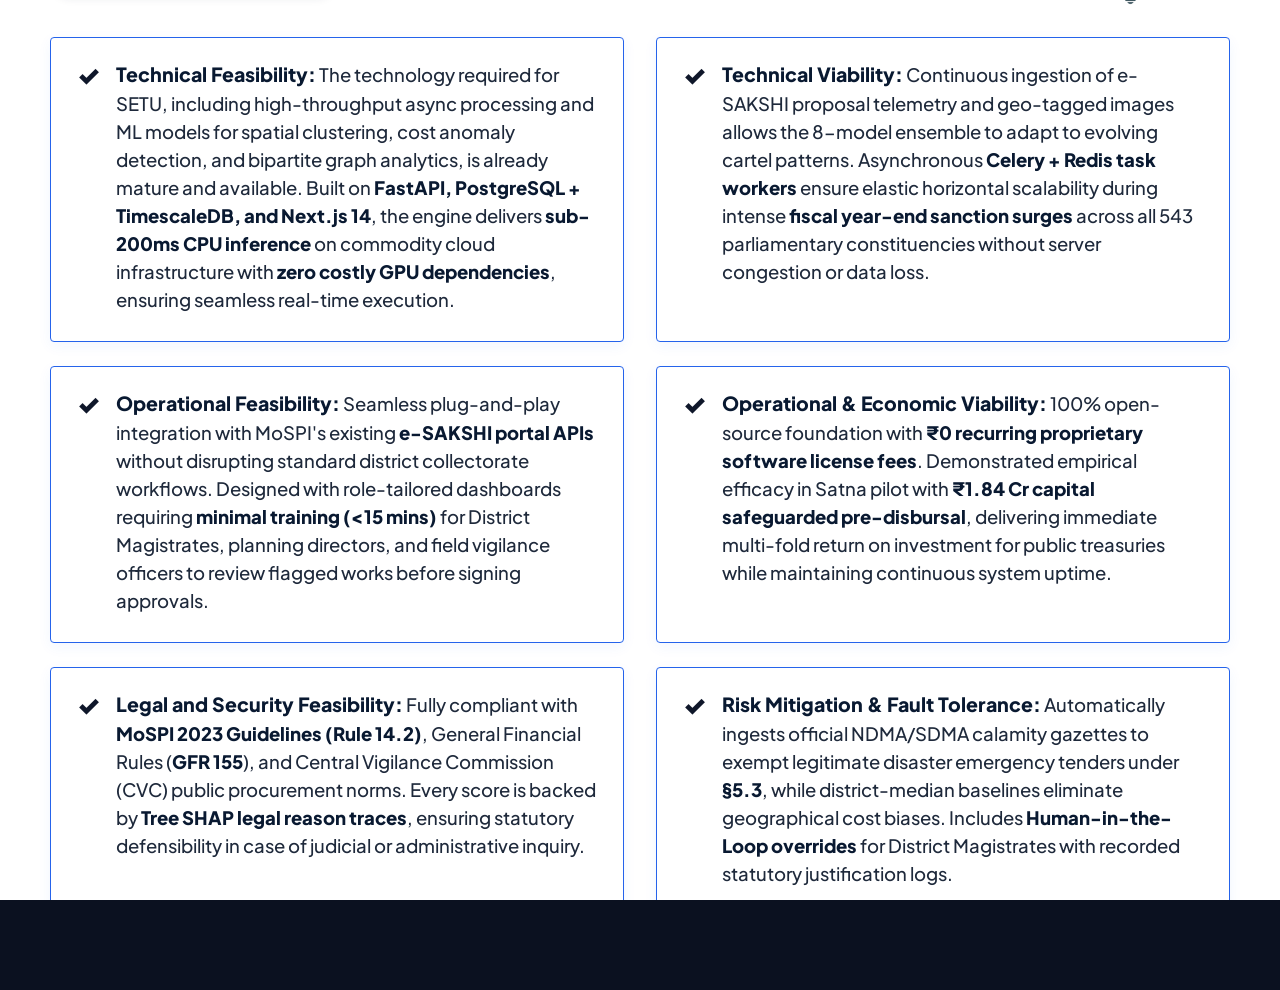
<file: sih-ppt-pages/page-04.html>
<!DOCTYPE html>
<html lang="en">
<head>
  <meta charset="UTF-8">
  <meta name="viewport" content="width=device-width, initial-scale=1.0">
  <title>Feasibility and Viability | Slide 4</title>
  <link rel="preconnect" href="https://fonts.googleapis.com">
  <link rel="preconnect" href="https://fonts.gstatic.com" crossorigin>
  <link href="https://fonts.googleapis.com/css2?family=Plus+Jakarta+Sans:wght@400;500;600;700;800;900&family=Inter:wght@400;500;600;700;800;900&display=swap" rel="stylesheet">
  <link rel="stylesheet" href="css/variables.css">
  <link rel="stylesheet" href="css/base.css">
  <link rel="stylesheet" href="css/components.css">
  <link rel="stylesheet" href="css/pages.css">
  <style>
    * { box-sizing: border-box; margin: 0; padding: 0; }
    body {
      width: 100vw;
      height: 100vh;
      overflow: hidden;
      background-color: #0b1120;
      font-family: 'Plus Jakarta Sans', 'Inter', -apple-system, sans-serif;
      display: flex;
      align-items: center;
      justify-content: center;
    }
    .slide-viewport {
      width: 100%;
      height: 100%;
      display: flex;
      align-items: center;
      justify-content: center;
    }
    .slide-canvas {
      width: 1920px;
      height: 1080px;
      background: #FFFFFF;
      position: relative;
      overflow: hidden;
      display: flex;
      flex-direction: column;
      padding: 28px 50px 24px 50px;
      box-shadow: 0 25px 60px rgba(0, 0, 0, 0.4);
    }
    .slide-canvas::before {
      display: none !important;
    }

    /* Top Slide Header matching pg4-ref1.png */
    .slide-header {
      display: flex;
      align-items: center;
      justify-content: space-between;
      width: 100%;
      height: 75px;
      margin-bottom: 24px;
      position: relative;
      z-index: 10;
    }
    .header-team-badge {
      display: inline-flex;
      align-items: center;
      justify-content: center;
      border: 2px solid #0f274a;
      border-radius: 50px;
      padding: 8px 24px;
      background: #F8FAFC;
      box-shadow: 0 2px 8px rgba(15, 35, 65, 0.08);
    }
    .team-badge-text {
      font-size: 17px;
      font-weight: 800;
      color: #0f274a;
      letter-spacing: 0.04em;
      text-transform: uppercase;
    }
    .slide-main-title {
      font-size: 38px;
      font-weight: 900;
      color: #051329;
      letter-spacing: 0.02em;
      text-transform: uppercase;
    }
    .header-logos {
      display: flex;
      align-items: center;
      gap: 16px;
    }
    .nav-logo-sih {
      height: 60px;
      width: auto;
      object-fit: contain;
    }
    .nav-logo-ssn {
      height: 52px;
      width: auto;
      object-fit: contain;
    }
    .nav-logo-sathyabama {
      height: 56px;
      width: auto;
      object-fit: contain;
    }

    /* 2-Column Grid matching pg4-ref1.png */
    .feasibility-grid {
      display: grid;
      grid-template-columns: 1fr 1fr;
      gap: 24px 32px;
      flex: 1;
      padding-bottom: 12px;
    }

    /* Clean bordered card matching pg4-ref1.png */
    .feasibility-card {
      background: #FFFFFF;
      border: 1.8px solid #2563EB;
      border-radius: 4px;
      padding: 22px 26px;
      display: flex;
      align-items: flex-start;
      gap: 16px;
      box-shadow: 0 4px 14px rgba(37, 99, 235, 0.06);
      transition: all 0.2s ease;
    }
    .feasibility-card:hover {
      border-color: #1D4ED8;
      box-shadow: 0 6px 20px rgba(29, 78, 216, 0.12);
    }

    .card-check-icon {
      font-size: 26px;
      font-weight: 900;
      color: #0f172a;
      line-height: 1;
      margin-top: 2px;
      flex-shrink: 0;
    }

    .card-text-body {
      font-size: 18.5px;
      line-height: 1.52;
      color: #1e293b;
      font-weight: 500;
    }
    .card-title-lead {
      font-weight: 900;
      color: #091931;
      font-size: 19.5px;
    }
    .card-text-body strong {
      font-weight: 800;
      color: #091931;
    }

    /* Slide Footer */
    .slide-footer-subtle {
      display: flex;
      justify-content: space-between;
      align-items: center;
      margin-top: 10px;
      font-size: 13.5px;
      color: #64748b;
      font-weight: 600;
      letter-spacing: 0.03em;
      border-top: 1px solid #e2e8f0;
      padding-top: 10px;
    }
  </style>
</head>
<body data-page="4">
  <div class="slide-viewport">
    <main class="slide-canvas" id="slide-4">

      <!-- Slide Header matching pg4-ref1.png -->
      <header class="slide-header">
        <div class="header-team-badge">
          <span class="team-badge-text">APOCALYPSE // Team P84</span>
        </div>
        <h1 class="slide-main-title">FEASIBILITY AND VIABILITY</h1>
        <div class="header-logos">
          <img src="assets/logos/sih-logo.png" onerror="this.src='../assets/logos/sih-logo.png'" alt="SIH 2026" class="nav-logo-sih">
        </div>
      </header>

      <!-- 2-Column Grid Layout matching pg4-ref1.png -->
      <div class="feasibility-grid">

        <!-- Card 1: Technical Feasibility -->
        <div class="feasibility-card">
          <span class="card-check-icon">&#10003;</span>
          <p class="card-text-body">
            <span class="card-title-lead">Technical Feasibility:</span> The technology required for SETU, including high-throughput async processing and ML models for spatial clustering, cost anomaly detection, and bipartite graph analytics, is already mature and available. Built on <strong>FastAPI, PostgreSQL + TimescaleDB, and Next.js 14</strong>, the engine delivers <strong>sub-200ms CPU inference</strong> on commodity cloud infrastructure with <strong>zero costly GPU dependencies</strong>, ensuring seamless real-time execution.
          </p>
        </div>

        <!-- Card 2: Technical Viability -->
        <div class="feasibility-card">
          <span class="card-check-icon">&#10003;</span>
          <p class="card-text-body">
            <span class="card-title-lead">Technical Viability:</span> Continuous ingestion of e-SAKSHI proposal telemetry and geo-tagged images allows the 8-model ensemble to adapt to evolving cartel patterns. Asynchronous <strong>Celery + Redis task workers</strong> ensure elastic horizontal scalability during intense <strong>fiscal year-end sanction surges</strong> across all 543 parliamentary constituencies without server congestion or data loss.
          </p>
        </div>

        <!-- Card 3: Operational Feasibility -->
        <div class="feasibility-card">
          <span class="card-check-icon">&#10003;</span>
          <p class="card-text-body">
            <span class="card-title-lead">Operational Feasibility:</span> Seamless plug-and-play integration with MoSPI's existing <strong>e-SAKSHI portal APIs</strong> without disrupting standard district collectorate workflows. Designed with role-tailored dashboards requiring <strong>minimal training (&lt;15 mins)</strong> for District Magistrates, planning directors, and field vigilance officers to review flagged works before signing approvals.
          </p>
        </div>

        <!-- Card 4: Operational & Economic Viability -->
        <div class="feasibility-card">
          <span class="card-check-icon">&#10003;</span>
          <p class="card-text-body">
            <span class="card-title-lead">Operational &amp; Economic Viability:</span> 100% open-source foundation with <strong>₹0 recurring proprietary software license fees</strong>. Demonstrated empirical efficacy in Satna pilot with <strong>₹1.84 Cr capital safeguarded pre-disbursal</strong>, delivering immediate multi-fold return on investment for public treasuries while maintaining continuous system uptime.
          </p>
        </div>

        <!-- Card 5: Legal and Security Feasibility -->
        <div class="feasibility-card">
          <span class="card-check-icon">&#10003;</span>
          <p class="card-text-body">
            <span class="card-title-lead">Legal and Security Feasibility:</span> Fully compliant with <strong>MoSPI 2023 Guidelines (Rule 14.2)</strong>, General Financial Rules (<strong>GFR 155</strong>), and Central Vigilance Commission (CVC) public procurement norms. Every score is backed by <strong>Tree SHAP legal reason traces</strong>, ensuring statutory defensibility in case of judicial or administrative inquiry.
          </p>
        </div>

        <!-- Card 6: Risk Mitigation & Fault Tolerance -->
        <div class="feasibility-card">
          <span class="card-check-icon">&#10003;</span>
          <p class="card-text-body">
            <span class="card-title-lead">Risk Mitigation &amp; Fault Tolerance:</span> Automatically ingests official NDMA/SDMA calamity gazettes to exempt legitimate disaster emergency tenders under <strong>§5.3</strong>, while district-median baselines eliminate geographical cost biases. Includes <strong>Human-in-the-Loop overrides</strong> for District Magistrates with recorded statutory justification logs.
          </p>
        </div>

      </div>

      <!-- Slide Footer -->
      <footer class="slide-footer-subtle">
        <span>@SIH Idea submission- Template</span>
        <span>Slide 4 | SIH 2026 Presentation</span>
      </footer>

    </main>
  </div>

  <script src="js/navigation.js"></script>
</body>
</html>
</file>
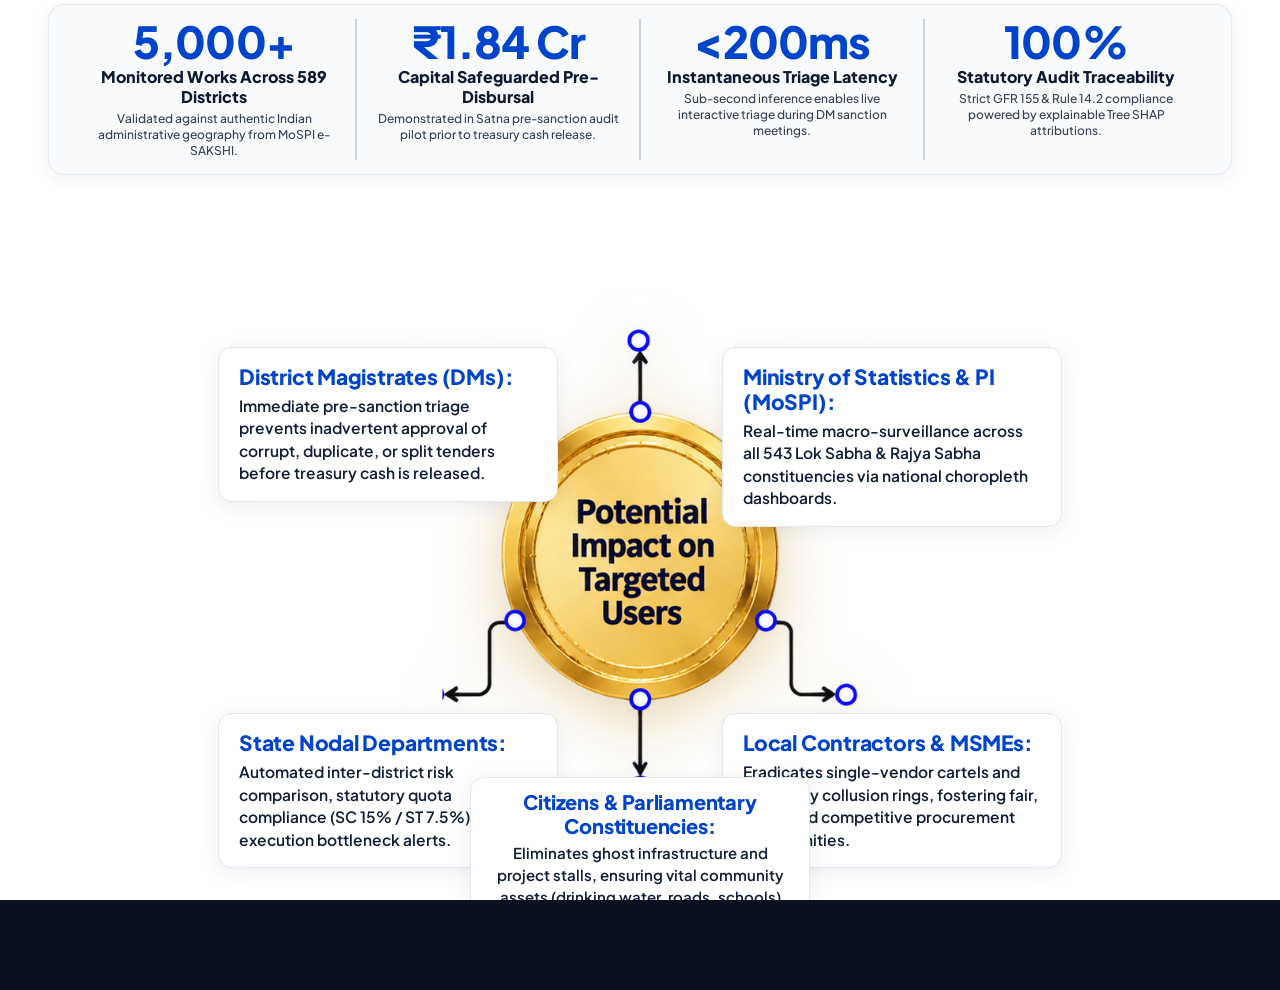
<file: sih-ppt-pages/page-05.html>
<!DOCTYPE html>
<html lang="en">
<head>
  <meta charset="UTF-8">
  <meta name="viewport" content="width=device-width, initial-scale=1.0">
  <title>Impacts and Benefits | Slide 5</title>
  <link rel="preconnect" href="https://fonts.googleapis.com">
  <link rel="preconnect" href="https://fonts.gstatic.com" crossorigin>
  <link href="https://fonts.googleapis.com/css2?family=Plus+Jakarta+Sans:wght@400;500;600;700;800;900&family=Inter:wght@400;500;600;700;800;900&display=swap" rel="stylesheet">
  <link rel="stylesheet" href="css/variables.css">
  <link rel="stylesheet" href="css/base.css">
  <link rel="stylesheet" href="css/components.css">
  <link rel="stylesheet" href="css/pages.css">
  <style>
    * { box-sizing: border-box; margin: 0; padding: 0; }
    body {
      width: 100vw;
      height: 100vh;
      overflow: hidden;
      background-color: #0b1120;
      font-family: 'Plus Jakarta Sans', 'Inter', -apple-system, sans-serif;
      display: flex;
      align-items: center;
      justify-content: center;
    }
    .slide-viewport {
      width: 100%;
      height: 100%;
      display: flex;
      align-items: center;
      justify-content: center;
    }
    .slide-canvas {
      width: 1920px;
      height: 1080px;
      background: #FFFFFF;
      position: relative;
      overflow: hidden;
      display: flex;
      flex-direction: column;
      padding: 16px 48px 20px 48px;
      box-shadow: 0 25px 60px rgba(0, 0, 0, 0.4);
    }
    .slide-canvas::before {
      display: none !important;
    }

    /* Top Slide Header matching pg5-ref2.png */
    .slide-header {
      display: flex;
      align-items: center;
      justify-content: space-between;
      width: 100%;
      height: 64px;
      margin-bottom: 14px;
      position: relative;
      z-index: 10;
    }
    .header-team-badge {
      display: inline-flex;
      align-items: center;
      justify-content: center;
      border: 2px solid #0f274a;
      border-radius: 50px;
      padding: 6px 20px;
      background: #FFFFFF;
      box-shadow: 0 2px 8px rgba(15, 35, 65, 0.08);
    }
    .team-badge-text {
      font-size: 15px;
      font-weight: 800;
      color: #0f274a;
      letter-spacing: 0.03em;
    }
    .header-pill-title {
      background: #0f274a;
      color: #FFFFFF;
      font-size: 28px;
      font-weight: 900;
      padding: 6px 48px;
      border-radius: 30px;
      box-shadow: 0 4px 16px rgba(10, 30, 60, 0.15);
      letter-spacing: -0.01em;
    }
    .header-right {
      display: flex;
      align-items: center;
      gap: 14px;
    }
    .nav-logo-sih {
      height: 48px;
      width: auto;
      object-fit: contain;
    }

    /* Top 4 KPI Metrics Bar matching pg5-ref2.png */
    .kpi-metrics-bar {
      display: flex;
      justify-content: space-around;
      background: #F8FAFC;
      border-radius: 16px;
      padding: 14px 24px;
      box-shadow: 0 4px 16px rgba(12, 30, 60, 0.06);
      border: 1.5px solid #e2e8f0;
      margin-bottom: 12px;
      position: relative;
      z-index: 5;
    }
    .kpi-col {
      flex: 1;
      text-align: center;
      padding: 0 20px;
      border-right: 2px solid #cbd5e1;
      display: flex;
      flex-direction: column;
      align-items: center;
    }
    .kpi-col:last-child {
      border-right: none;
    }
    .kpi-number {
      font-size: 44px;
      font-weight: 900;
      color: #0044cc;
      line-height: 1;
      letter-spacing: -0.02em;
    }
    .kpi-title {
      font-size: 16px;
      font-weight: 900;
      color: #0b1a30;
      margin-top: 4px;
      line-height: 1.25;
    }
    .kpi-sub {
      font-size: 12px;
      color: #334155;
      font-weight: 500;
      margin-top: 4px;
      line-height: 1.35;
      max-width: 290px;
    }

    .slide-canvas::before {
      display: none !important;
    }

    /* Main Impact Visualization Stage */
    .impact-stage {
      flex: 1;
      position: relative;
      display: flex;
      align-items: center;
      justify-content: center;
    }

    /* Center Medallion Graphic */
    .center-medallion-img {
      position: absolute;
      top: 50%;
      left: 50%;
      transform: translate(-50%, -50%);
      width: 490px;
      height: 490px;
      object-fit: contain;
      filter: drop-shadow(0 14px 30px rgba(180, 130, 20, 0.35));
      z-index: 3;
    }

    /* 5 Stakeholder Content Blocks matching pg5-ref2.png */
    .stakeholder-card {
      position: absolute;
      z-index: 5;
      max-width: 450px;
      background: #FFFFFF;
      border: 1.5px solid #e2e8f0;
      border-radius: 14px;
      padding: 16px 20px;
      box-shadow: 0 4px 20px rgba(15, 35, 65, 0.08);
    }
    .stakeholder-role {
      font-size: 21px;
      font-weight: 900;
      color: #0044cc;
      line-height: 1.2;
      margin-bottom: 6px;
      letter-spacing: -0.01em;
    }
    .stakeholder-desc {
      font-size: 15.5px;
      line-height: 1.45;
      color: #0f1f38;
      font-weight: 600;
    }

    /* Positions corresponding to connector line terminals */
    .pos-top-left {
      top: 160px;
      left: 170px;
      text-align: left;
      max-width: 500px;
    }
    .pos-bottom-left {
      bottom: 80px;
      left: 170px;
      text-align: left;
      max-width: 500px;
    }
    .pos-top-right {
      top: 160px;
      right: 170px;
      text-align: left;
      max-width: 500px;
    }
    .pos-bottom-right {
      bottom: 80px;
      right: 170px;
      text-align: left;
      max-width: 500px;
    }
    .pos-bottom-center {
      bottom: 6px;
      left: 50%;
      transform: translateX(-50%);
      text-align: center;
      max-width: 760px;
      padding: 12px 24px;
    }
    .pos-bottom-center .stakeholder-role {
      font-size: 20px;
      margin-bottom: 4px;
    }
    .pos-bottom-center .stakeholder-desc {
      font-size: 15px;
    }

    /* Slide Footer */
    .slide-footer-subtle {
      display: flex;
      justify-content: space-between;
      align-items: center;
      margin-top: 6px;
      font-size: 13px;
      color: #334155;
      font-weight: 600;
      letter-spacing: 0.03em;
    }
  </style>
</head>
<body data-page="5">
  <div class="slide-viewport">
    <main class="slide-canvas" id="slide-5">

      <!-- Slide Header matching pg5-ref2.png -->
      <header class="slide-header">
        <div class="header-team-badge">
          <span class="team-badge-text">APOCALYPSE // Team P84</span>
        </div>
        <h1 class="header-pill-title">Impacts and Benefits</h1>
        <div class="header-right">
          <img src="assets/logos/sih-logo.png" onerror="this.src='../assets/logos/sih-logo.png'" alt="SIH 2026" class="nav-logo-sih" style="height: 52px;">
        </div>
      </header>

      <!-- Top 4 KPI Metrics Bar matching pg5-ref2.png -->
      <section class="kpi-metrics-bar">
        <div class="kpi-col">
          <span class="kpi-number">5,000+</span>
          <span class="kpi-title">Monitored Works Across 589 Districts</span>
          <p class="kpi-sub">Validated against authentic Indian administrative geography from MoSPI e-SAKSHI.</p>
        </div>
        <div class="kpi-col">
          <span class="kpi-number">₹1.84 Cr</span>
          <span class="kpi-title">Capital Safeguarded Pre-Disbursal</span>
          <p class="kpi-sub">Demonstrated in Satna pre-sanction audit pilot prior to treasury cash release.</p>
        </div>
        <div class="kpi-col">
          <span class="kpi-number">&lt;200ms</span>
          <span class="kpi-title">Instantaneous Triage Latency</span>
          <p class="kpi-sub">Sub-second inference enables live interactive triage during DM sanction meetings.</p>
        </div>
        <div class="kpi-col">
          <span class="kpi-number">100%</span>
          <span class="kpi-title">Statutory Audit Traceability</span>
          <p class="kpi-sub">Strict GFR 155 &amp; Rule 14.2 compliance powered by explainable Tree SHAP attributions.</p>
        </div>
      </section>

      <!-- Main Visual Stage with Center Gold Medallion and 5 Radiating Stakeholders -->
      <div class="impact-stage">

        <!-- Center Gold Medallion Graphic with Radiating Connectors -->
        <img src="assets/images/clean-medallion-with-connectors.png" alt="Potential Impact on Targeted Users" class="center-medallion-img">

        <!-- 1. Top-Left: District Magistrates -->
        <div class="stakeholder-card pos-top-left">
          <div class="stakeholder-role">District Magistrates (DMs):</div>
          <p class="stakeholder-desc">
            Immediate pre-sanction triage prevents inadvertent approval of corrupt, duplicate, or split tenders before treasury cash is released.
          </p>
        </div>

        <!-- 2. Bottom-Left: State Nodal Departments -->
        <div class="stakeholder-card pos-bottom-left">
          <div class="stakeholder-role">State Nodal Departments:</div>
          <p class="stakeholder-desc">
            Automated inter-district risk comparison, statutory quota compliance (SC 15% / ST 7.5%), and execution bottleneck alerts.
          </p>
        </div>

        <!-- 3. Top-Right: MoSPI Central Ministry -->
        <div class="stakeholder-card pos-top-right">
          <div class="stakeholder-role">Ministry of Statistics &amp; PI (MoSPI):</div>
          <p class="stakeholder-desc">
            Real-time macro-surveillance across all 543 Lok Sabha &amp; Rajya Sabha constituencies via national choropleth dashboards.
          </p>
        </div>

        <!-- 4. Bottom-Right: Local Contractors & MSMEs -->
        <div class="stakeholder-card pos-bottom-right">
          <div class="stakeholder-role">Local Contractors &amp; MSMEs:</div>
          <p class="stakeholder-desc">
            Eradicates single-vendor cartels and monopoly collusion rings, fostering fair, open, and competitive procurement opportunities.
          </p>
        </div>

        <!-- 5. Bottom-Center: Citizens -->
        <div class="stakeholder-card pos-bottom-center">
          <div class="stakeholder-role">Citizens &amp; Parliamentary Constituencies:</div>
          <p class="stakeholder-desc">
            Eliminates ghost infrastructure and project stalls, ensuring vital community assets (drinking water, roads, schools) actually materialize.
          </p>
        </div>

      </div>

      <!-- Slide Footer -->
      <footer class="slide-footer-subtle">
        <span>SETU: Smart Evidence-based Triangulation for Uncovering Anomalies in MPLADS</span>
        <span>Slide 5 | SIH 2026 Presentation</span>
      </footer>

    </main>
  </div>

  <script src="js/navigation.js"></script>
</body>
</html>
</file>
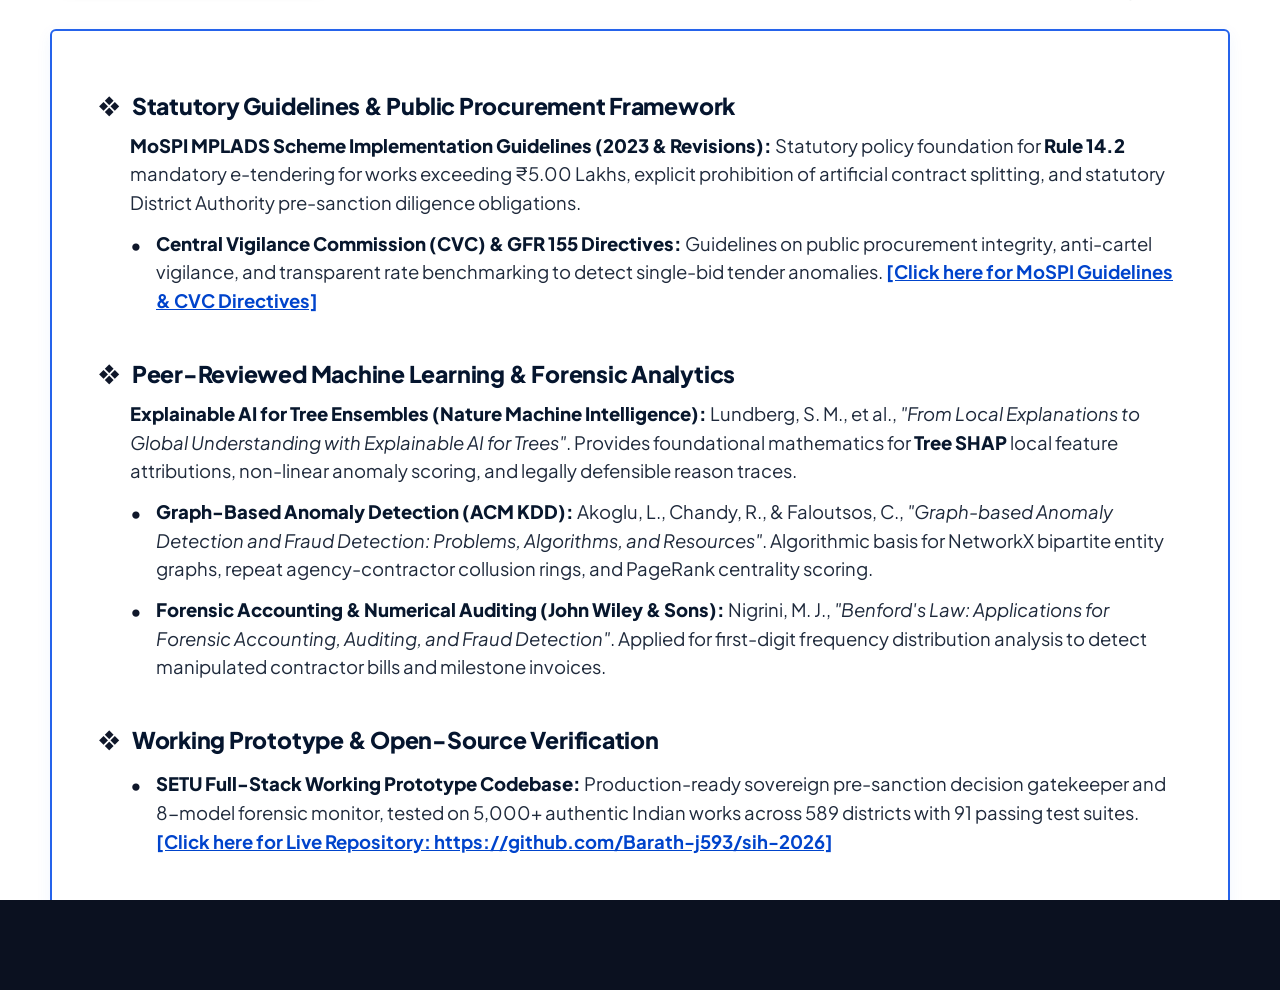
<file: sih-ppt-pages/page-06.html>
<!DOCTYPE html>
<html lang="en">
<head>
  <meta charset="UTF-8">
  <meta name="viewport" content="width=device-width, initial-scale=1.0">
  <title>Research and References | Slide 6</title>
  <link rel="preconnect" href="https://fonts.googleapis.com">
  <link rel="preconnect" href="https://fonts.gstatic.com" crossorigin>
  <link href="https://fonts.googleapis.com/css2?family=Plus+Jakarta+Sans:wght@400;500;600;700;800;900&family=Inter:wght@400;500;600;700;800;900&display=swap" rel="stylesheet">
  <link rel="stylesheet" href="css/variables.css">
  <link rel="stylesheet" href="css/base.css">
  <link rel="stylesheet" href="css/components.css">
  <link rel="stylesheet" href="css/pages.css">
  <style>
    * { box-sizing: border-box; margin: 0; padding: 0; }
    body {
      width: 100vw;
      height: 100vh;
      overflow: hidden;
      background-color: #0b1120;
      font-family: 'Plus Jakarta Sans', 'Inter', -apple-system, sans-serif;
      display: flex;
      align-items: center;
      justify-content: center;
    }
    .slide-viewport {
      width: 100%;
      height: 100%;
      display: flex;
      align-items: center;
      justify-content: center;
    }
    .slide-canvas {
      width: 1920px;
      height: 1080px;
      background: #FFFFFF;
      position: relative;
      overflow: hidden;
      display: flex;
      flex-direction: column;
      padding: 24px 50px 0 50px;
      box-shadow: 0 25px 60px rgba(0, 0, 0, 0.4);
    }

    /* Top Slide Header matching pg6-ref1.png */
    .slide-header {
      display: flex;
      align-items: center;
      justify-content: space-between;
      width: 100%;
      height: 75px;
      margin-bottom: 20px;
      position: relative;
      z-index: 10;
    }
    .header-team-badge {
      display: inline-flex;
      align-items: center;
      justify-content: center;
      border: 2px solid #0f274a;
      border-radius: 50px;
      padding: 8px 24px;
      background: #F8FAFC;
      box-shadow: 0 2px 8px rgba(15, 35, 65, 0.08);
    }
    .team-badge-text {
      font-size: 17px;
      font-weight: 800;
      color: #0f274a;
      letter-spacing: 0.04em;
      text-transform: uppercase;
    }
    .slide-main-title {
      font-size: 38px;
      font-weight: 900;
      color: #051329;
      letter-spacing: 0.02em;
      text-transform: uppercase;
    }
    .header-logos {
      display: flex;
      align-items: center;
      gap: 16px;
    }
    .nav-logo-sih {
      height: 60px;
      width: auto;
      object-fit: contain;
    }
    .nav-logo-ssn {
      height: 52px;
      width: auto;
      object-fit: contain;
    }
    .nav-logo-sathyabama {
      height: 56px;
      width: auto;
      object-fit: contain;
    }

    .slide-canvas::before {
      display: none !important;
    }

    /* Large Outer Container matching pg6-ref1.png */
    .references-box-container {
      flex: 1;
      border: 2px solid #2563EB;
      border-radius: 6px;
      background: #FFFFFF;
      padding: 38px 46px;
      display: flex;
      flex-direction: column;
      justify-content: space-around;
      box-shadow: 0 4px 16px rgba(37, 99, 235, 0.06);
      margin-bottom: 24px;
    }

    .ref-section {
      display: flex;
      flex-direction: column;
      gap: 12px;
    }

    .ref-heading {
      display: flex;
      align-items: center;
      gap: 12px;
      font-size: 23px;
      font-weight: 900;
      color: #05152e;
      letter-spacing: -0.01em;
    }
    .ref-diamond {
      font-size: 21px;
      color: #0f172a;
    }

    .ref-item {
      display: flex;
      flex-direction: column;
      gap: 8px;
      padding-left: 32px;
      font-size: 18.5px;
      line-height: 1.55;
      color: #1e293b;
    }
    .ref-item strong {
      font-weight: 800;
      color: #08172d;
    }
    .ref-item-bullet {
      display: flex;
      align-items: flex-start;
      gap: 14px;
      margin-top: 4px;
    }
    .bullet-symbol {
      font-size: 22px;
      line-height: 1;
      color: #0f172a;
      flex-shrink: 0;
      margin-top: 3px;
    }
    .ref-link {
      color: #0044cc;
      text-decoration: underline;
      font-weight: 700;
      cursor: pointer;
    }

    /* Bottom Full-Width Blue Footer matching pg6-ref1.png */
    .slide6-blue-footer {
      height: 48px;
      background: #0284c7;
      margin: 0 -50px;
      display: flex;
      align-items: center;
      justify-content: space-between;
      padding: 0 50px;
      color: #FFFFFF;
      font-size: 14.5px;
      font-weight: 700;
      letter-spacing: 0.03em;
    }
    .footer-page-num {
      font-size: 17px;
      font-weight: 900;
    }
  </style>
</head>
<body data-page="6">
  <div class="slide-viewport">
    <main class="slide-canvas" id="slide-6">

      <!-- Slide Header matching pg6-ref1.png -->
      <header class="slide-header">
        <div class="header-team-badge">
          <span class="team-badge-text">APOCALYPSE // Team P84</span>
        </div>
        <h1 class="slide-main-title">RESEARCH AND REFERENCES</h1>
        <div class="header-logos">
          <img src="assets/logos/sih-logo.png" onerror="this.src='../assets/logos/sih-logo.png'" alt="SIH 2026" class="nav-logo-sih">
        </div>
      </header>

      <!-- Main Bordered Container matching pg6-ref1.png -->
      <div class="references-box-container">

        <!-- Section 1: Statutory & Regulatory Framework -->
        <div class="ref-section">
          <div class="ref-heading">
            <span class="ref-diamond">&#10070;</span>
            <span>Statutory Guidelines &amp; Public Procurement Framework</span>
          </div>
          <div class="ref-item">
            <p>
              <strong>MoSPI MPLADS Scheme Implementation Guidelines (2023 &amp; Revisions):</strong> Statutory policy foundation for <strong>Rule 14.2</strong> mandatory e-tendering for works exceeding &#8377;5.00 Lakhs, explicit prohibition of artificial contract splitting, and statutory District Authority pre-sanction diligence obligations.
            </p>
            <div class="ref-item-bullet">
              <span class="bullet-symbol">&#8226;</span>
              <p>
                <strong>Central Vigilance Commission (CVC) &amp; GFR 155 Directives:</strong> Guidelines on public procurement integrity, anti-cartel vigilance, and transparent rate benchmarking to detect single-bid tender anomalies. <a class="ref-link">[Click here for MoSPI Guidelines &amp; CVC Directives]</a>
              </p>
            </div>
          </div>
        </div>

        <!-- Section 2: Machine Learning & Forensic Analytics -->
        <div class="ref-section">
          <div class="ref-heading">
            <span class="ref-diamond">&#10070;</span>
            <span>Peer-Reviewed Machine Learning &amp; Forensic Analytics</span>
          </div>
          <div class="ref-item">
            <p>
              <strong>Explainable AI for Tree Ensembles (Nature Machine Intelligence):</strong> Lundberg, S. M., et al., <em>"From Local Explanations to Global Understanding with Explainable AI for Trees"</em>. Provides foundational mathematics for <strong>Tree SHAP</strong> local feature attributions, non-linear anomaly scoring, and legally defensible reason traces.
            </p>
            <div class="ref-item-bullet">
              <span class="bullet-symbol">&#8226;</span>
              <p>
                <strong>Graph-Based Anomaly Detection (ACM KDD):</strong> Akoglu, L., Chandy, R., &amp; Faloutsos, C., <em>"Graph-based Anomaly Detection and Fraud Detection: Problems, Algorithms, and Resources"</em>. Algorithmic basis for NetworkX bipartite entity graphs, repeat agency-contractor collusion rings, and PageRank centrality scoring.
              </p>
            </div>
            <div class="ref-item-bullet">
              <span class="bullet-symbol">&#8226;</span>
              <p>
                <strong>Forensic Accounting &amp; Numerical Auditing (John Wiley &amp; Sons):</strong> Nigrini, M. J., <em>"Benford's Law: Applications for Forensic Accounting, Auditing, and Fraud Detection"</em>. Applied for first-digit frequency distribution analysis to detect manipulated contractor bills and milestone invoices.
              </p>
            </div>
          </div>
        </div>

        <!-- Section 3: Open-Source Working Prototype -->
        <div class="ref-section">
          <div class="ref-heading">
            <span class="ref-diamond">&#10070;</span>
            <span>Working Prototype &amp; Open-Source Verification</span>
          </div>
          <div class="ref-item">
            <div class="ref-item-bullet">
              <span class="bullet-symbol">&#8226;</span>
              <p>
                <strong>SETU Full-Stack Working Prototype Codebase:</strong> Production-ready sovereign pre-sanction decision gatekeeper and 8-model forensic monitor, tested on 5,000+ authentic Indian works across 589 districts with 91 passing test suites. <a class="ref-link" href="https://github.com/Barath-j593/sih-2026" target="_blank">[Click here for Live Repository: https://github.com/Barath-j593/sih-2026]</a>
              </p>
            </div>
          </div>
        </div>

      </div>

      <!-- Blue Full-Width Footer matching pg6-ref1.png -->
      <footer class="slide6-blue-footer">
        <span>@SIH Idea submission- Template</span>
        <span class="footer-page-num">6</span>
      </footer>

    </main>
  </div>

  <script src="js/navigation.js"></script>
</body>
</html>
</file>
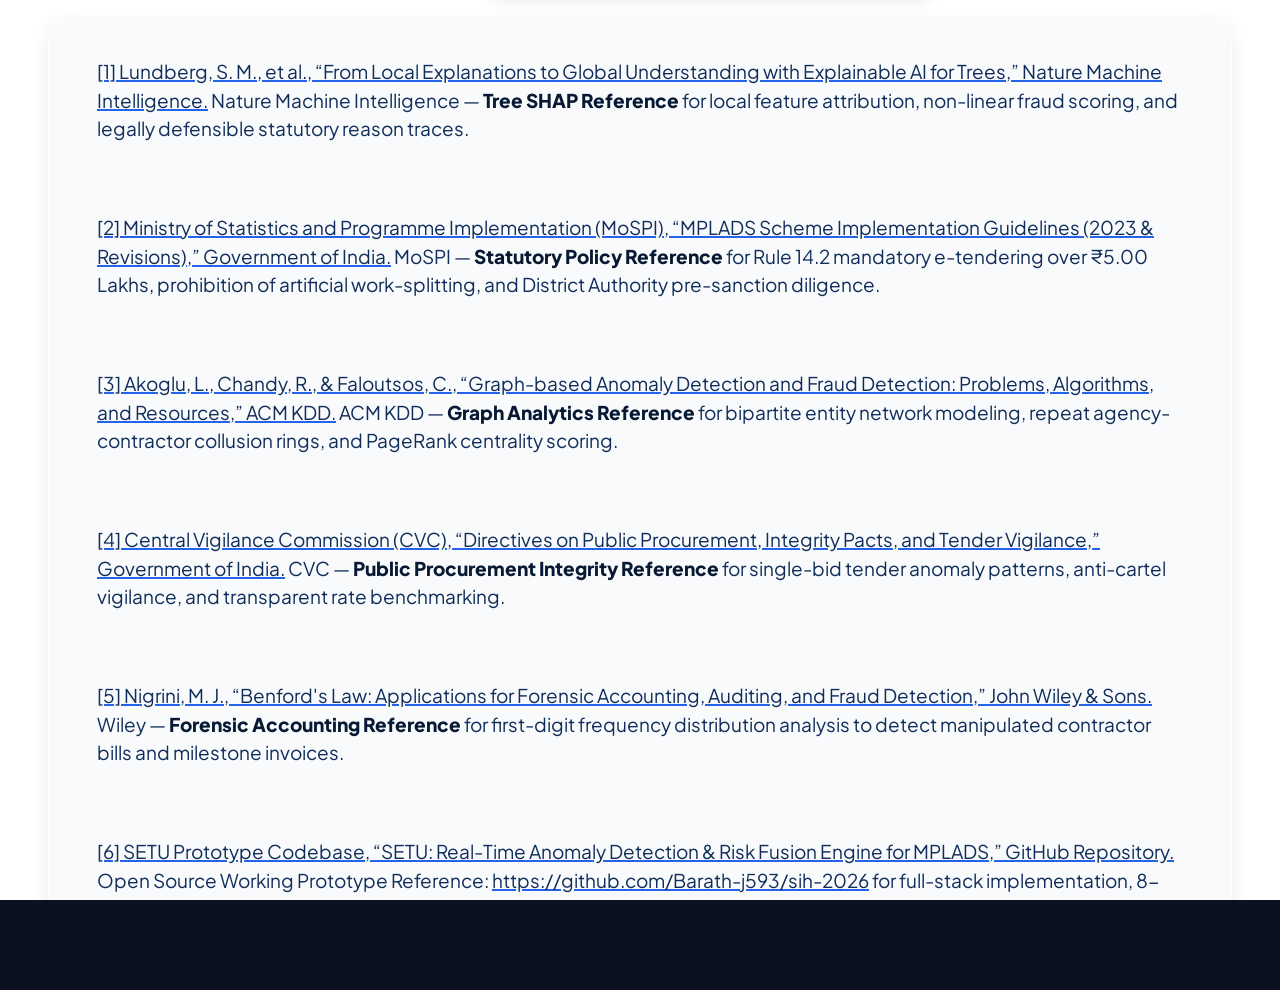
<file: sih-ppt-pages/page-07.html>
<!DOCTYPE html>
<html lang="en">
<head>
  <meta charset="UTF-8">
  <meta name="viewport" content="width=device-width, initial-scale=1.0">
  <title>Reference and Inspiration | Slide 7</title>
  <link rel="preconnect" href="https://fonts.googleapis.com">
  <link rel="preconnect" href="https://fonts.gstatic.com" crossorigin>
  <link href="https://fonts.googleapis.com/css2?family=Plus+Jakarta+Sans:wght@400;500;600;700;800;900&family=Inter:wght@400;500;600;700;800&display=swap" rel="stylesheet">
  <link rel="stylesheet" href="css/variables.css">
  <link rel="stylesheet" href="css/base.css">
  <link rel="stylesheet" href="css/components.css">
  <link rel="stylesheet" href="css/pages.css">
  <link rel="stylesheet" href="../css/variables.css">
  <link rel="stylesheet" href="../css/base.css">
  <link rel="stylesheet" href="../css/components.css">
  <link rel="stylesheet" href="../css/pages.css">
  <style>
    * { box-sizing: border-box; margin: 0; padding: 0; }
    body {
      width: 100vw;
      height: 100vh;
      overflow: hidden;
      background-color: #0b1120;
      font-family: 'Plus Jakarta Sans', 'Inter', sans-serif;
      display: flex;
      align-items: center;
      justify-content: center;
    }
    .slide-viewport {
      width: 100%;
      height: 100%;
      display: flex;
      align-items: center;
      justify-content: center;
    }
    .slide-canvas {
      width: 1920px;
      height: 1080px;
      background: #FFFFFF;
      position: relative;
      overflow: hidden;
      display: flex;
      flex-direction: column;
      padding: 24px 48px 30px 48px;
      box-shadow: 0 25px 60px rgba(0, 0, 0, 0.4);
    }
    .slide-canvas::before {
      display: none !important;
    }
    .slide-header {
      display: flex;
      align-items: center;
      justify-content: space-between;
      width: 100%;
      height: 70px;
      margin-bottom: 16px;
    }
    .header-team-badge {
      display: inline-flex;
      align-items: center;
      justify-content: center;
      border: 2px solid #0f274a;
      border-radius: 50px;
      padding: 6px 20px;
      background: #FFFFFF;
      box-shadow: 0 2px 8px rgba(15, 35, 65, 0.08);
    }
    .team-badge-text {
      font-size: 15px;
      font-weight: 800;
      color: #0f274a;
      letter-spacing: 0.03em;
    }
    .title-pill {
      background: #0f274a;
      color: #FFFFFF;
      font-size: 30px;
      font-weight: 900;
      padding: 6px 44px;
      border-radius: 30px;
      box-shadow: 0 4px 16px rgba(18, 43, 84, 0.15);
    }
    .title-pill strong {
      color: #FFFFFF !important;
    }
    .slide7-card {
      flex: 1;
      background: #F8FAFC;
      border: 1.5px solid #e2e8f0;
      border-radius: 22px;
      padding: 36px 48px;
      box-shadow: 0 4px 20px rgba(12, 28, 56, 0.08);
      display: flex;
      flex-direction: column;
      justify-content: space-between;
      backdrop-filter: blur(12px);
      border: 1.5px solid rgba(255, 255, 255, 0.85);
    }
    .slide7-item {
      font-size: 19px;
      line-height: 1.5;
      color: #102d5a;
    }
    .slide7-item u {
      text-decoration-color: #2563eb;
      text-decoration-thickness: 1.5px;
    }
    .slide7-item strong {
      font-weight: 800;
      color: #081a33;
    }
  </style>
</head>
<body data-page="7">
  <div class="slide-viewport">
    <main class="slide-canvas" id="slide-7">
      <!-- Top Navigation Header -->
      <header class="slide-header">
        <div class="header-team-badge">
          <span class="team-badge-text">APOCALYPSE // Team P84</span>
        </div>
        <div class="title-pill-container">
          <h1 class="title-pill"><strong>Reference and Inspiration</strong></h1>
        </div>
        <div style="display: flex; align-items: center; gap: 14px;">
          <img src="assets/logos/sih-logo.png" onerror="this.src='../assets/logos/sih-logo.png'" alt="SIH Logo" style="height: 52px; object-fit: contain;">
        </div>
      </header>

      <!-- References List Card -->
      <div class="slide7-card">
        <p class="slide7-item">
          <u>[1] Lundberg, S. M., et al., “From Local Explanations to Global Understanding with Explainable AI for Trees,” Nature Machine Intelligence.</u> Nature Machine Intelligence &#8212; <strong>Tree SHAP Reference</strong> for local feature attribution, non-linear fraud scoring, and legally defensible statutory reason traces.
        </p>
        <p class="slide7-item">
          <u>[2] Ministry of Statistics and Programme Implementation (MoSPI), “MPLADS Scheme Implementation Guidelines (2023 &amp; Revisions),” Government of India.</u> MoSPI &#8212; <strong>Statutory Policy Reference</strong> for Rule 14.2 mandatory e-tendering over &#8377;5.00 Lakhs, prohibition of artificial work-splitting, and District Authority pre-sanction diligence.
        </p>
        <p class="slide7-item">
          <u>[3] Akoglu, L., Chandy, R., &amp; Faloutsos, C., “Graph-based Anomaly Detection and Fraud Detection: Problems, Algorithms, and Resources,” ACM KDD.</u> ACM KDD &#8212; <strong>Graph Analytics Reference</strong> for bipartite entity network modeling, repeat agency-contractor collusion rings, and PageRank centrality scoring.
        </p>
        <p class="slide7-item">
          <u>[4] Central Vigilance Commission (CVC), “Directives on Public Procurement, Integrity Pacts, and Tender Vigilance,” Government of India.</u> CVC &#8212; <strong>Public Procurement Integrity Reference</strong> for single-bid tender anomaly patterns, anti-cartel vigilance, and transparent rate benchmarking.
        </p>
        <p class="slide7-item">
          <u>[5] Nigrini, M. J., “Benford's Law: Applications for Forensic Accounting, Auditing, and Fraud Detection,” John Wiley &amp; Sons.</u> Wiley &#8212; <strong>Forensic Accounting Reference</strong> for first-digit frequency distribution analysis to detect manipulated contractor bills and milestone invoices.
        </p>
        <p class="slide7-item">
          <u>[6] SETU Prototype Codebase, “SETU: Real-Time Anomaly Detection &amp; Risk Fusion Engine for MPLADS,” GitHub Repository.</u> Open Source Working Prototype Reference: <u>https://github.com/Barath-j593/sih-2026</u> for full-stack implementation, 8-model architecture, and 91 passing test suites.
        </p>
      </div>
    </main>
  </div>

  <script src="js/navigation.js"></script>
  <script src="../js/navigation.js"></script>
</body>
</html>
</file>
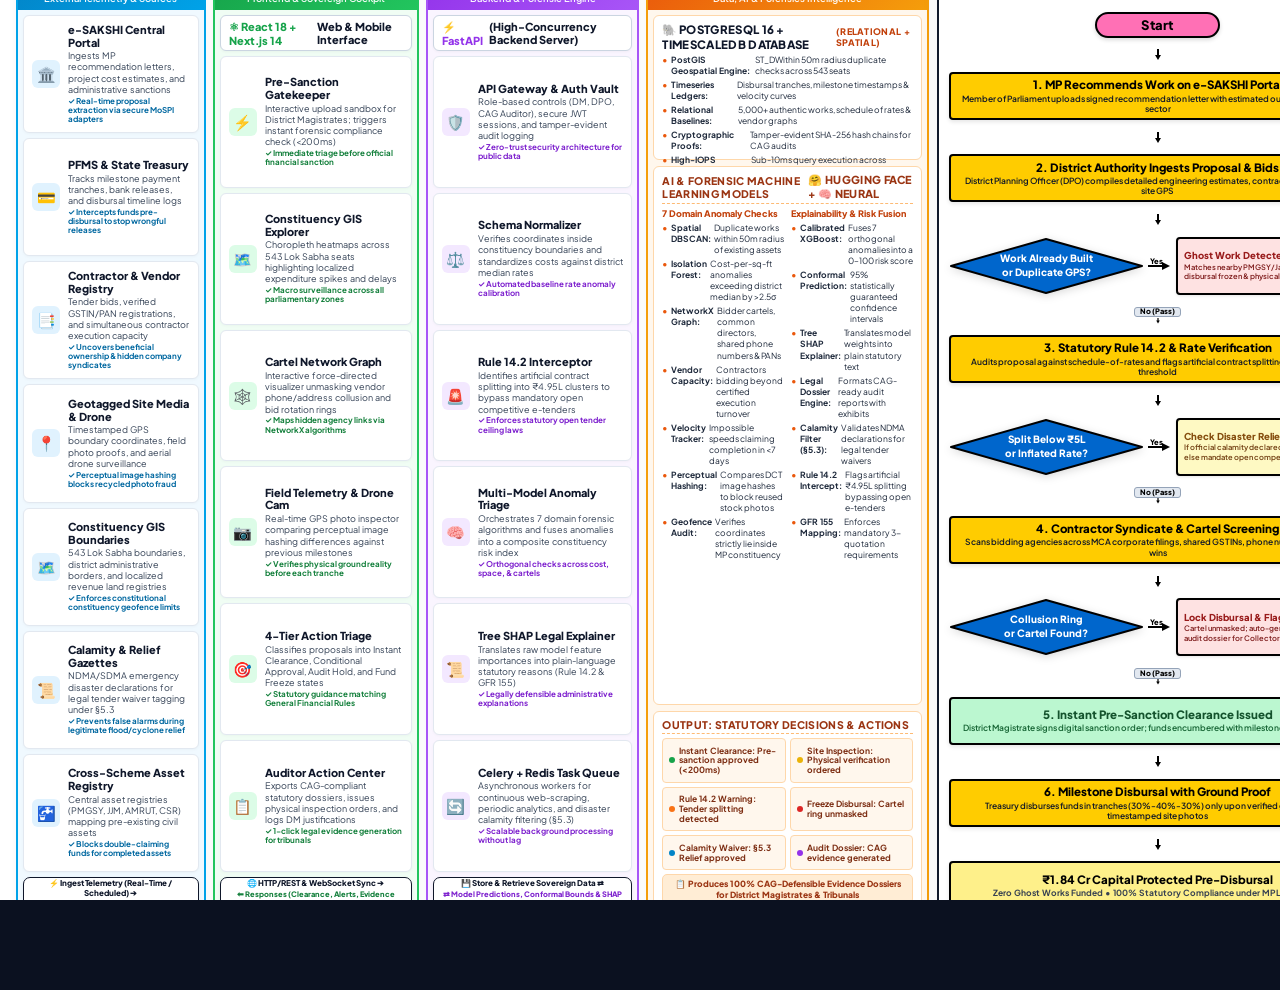
<file: slides/slide-03.html>
<!DOCTYPE html>
<html lang="en">
<head>
  <meta charset="UTF-8">
  <meta name="viewport" content="width=device-width, initial-scale=1.0">
  <title>Technical Approach | Slide 3</title>
  <link rel="preconnect" href="https://fonts.googleapis.com">
  <link rel="preconnect" href="https://fonts.gstatic.com" crossorigin>
  <link href="https://fonts.googleapis.com/css2?family=Plus+Jakarta+Sans:wght@400;500;600;700;800;900&family=Inter:wght@400;500;600;700;800;900&display=swap" rel="stylesheet">
  <link rel="stylesheet" href="css/variables.css">
  <link rel="stylesheet" href="css/base.css">
  <link rel="stylesheet" href="css/components.css">
  <link rel="stylesheet" href="css/pages.css">
  <style>
    * { box-sizing: border-box; margin: 0; padding: 0; }
    body {
      width: 100vw;
      height: 100vh;
      overflow: hidden;
      background-color: #0b1120;
      font-family: 'Plus Jakarta Sans', 'Inter', -apple-system, sans-serif;
      display: flex;
      align-items: center;
      justify-content: center;
    }
    .slide-viewport {
      width: 100%;
      height: 100%;
      display: flex;
      align-items: center;
      justify-content: center;
    }
    .slide-canvas {
      width: 1920px;
      height: 1080px;
      background: #FFFFFF;
      position: relative;
      overflow: hidden;
      display: flex;
      flex-direction: column;
      padding: 10px 16px 10px 16px;
      box-shadow: 0 25px 60px rgba(0, 0, 0, 0.4);
    }
    .slide-canvas::before {
      display: none !important;
    }

    /* Top Slide Header */
    .slide-header {
      display: flex;
      align-items: center;
      justify-content: space-between;
      width: 100%;
      height: 44px;
      margin-bottom: 6px;
      position: relative;
      z-index: 10;
      flex-shrink: 0;
    }
    .header-team-badge {
      display: inline-flex;
      align-items: center;
      justify-content: center;
      border: 2px solid #0f274a;
      border-radius: 50px;
      padding: 4px 16px;
      background: #FFFFFF;
      box-shadow: 0 2px 6px rgba(15, 35, 65, 0.08);
    }
    .team-badge-text {
      font-size: 13.5px;
      font-weight: 800;
      color: #0f274a;
      letter-spacing: 0.03em;
    }
    .header-pill-title {
      background: #0f274a;
      color: #FFFFFF;
      font-size: 23px;
      font-weight: 900;
      padding: 4px 42px;
      border-radius: 30px;
      box-shadow: 0 4px 14px rgba(10, 30, 60, 0.15);
      letter-spacing: -0.01em;
    }
    .header-right {
      display: flex;
      align-items: center;
      gap: 12px;
    }
    .nav-logo-sih {
      height: 42px;
      width: auto;
      object-fit: contain;
    }

    /* Main Grid: Left Architecture & Tech Stack (~74%), Right Deep Workflow (~26%) */
    .slide3-main-container {
      display: flex;
      gap: 8px;
      flex: 1;
      height: calc(100% - 50px);
    }

    /* LEFT ARCHITECTURE COLUMN */
    .left-arch-wrapper {
      flex: 3.12;
      display: flex;
      flex-direction: column;
      gap: 6px;
      height: 100%;
    }

    /* 4 LAYERS CONTAINER matching Technical-Architecture.png */
    .layers-container-grid {
      display: grid;
      grid-template-columns: 0.94fr 1.02fr 1.06fr 1.4fr;
      gap: 7px;
      flex: 1;
      height: calc(100% - 64px);
      position: relative;
    }

    /* Layer Column Box */
    .arch-layer-box {
      border-radius: 9px;
      display: flex;
      flex-direction: column;
      overflow: hidden;
      box-shadow: 0 2px 8px rgba(12, 30, 60, 0.05);
      border: 2px solid transparent;
      background: #FFFFFF;
      position: relative;
      height: 100%;
    }

    .layer-1-theme {
      border-color: #00a2e8;
      background: #f0f9ff;
    }
    .layer-2-theme {
      border-color: #22c55e;
      background: #f0fdf4;
    }
    .layer-3-theme {
      border-color: #a855f7;
      background: #faf5ff;
    }
    .layer-4-theme {
      border-color: #f59e0b;
      background: #fff7ed;
    }

    /* Layer Top Header Banner */
    .layer-header-banner {
      padding: 4px 6px;
      text-align: center;
      color: #FFFFFF;
      display: flex;
      flex-direction: column;
      align-items: center;
      justify-content: center;
      height: 38px;
      flex-shrink: 0;
    }
    .layer-1-theme .layer-header-banner { background: linear-gradient(135deg, #0284c7 0%, #00a2e8 100%); }
    .layer-2-theme .layer-header-banner { background: linear-gradient(135deg, #16a34a 0%, #22c55e 100%); }
    .layer-3-theme .layer-header-banner { background: linear-gradient(135deg, #9333ea 0%, #a855f7 100%); }
    .layer-4-theme .layer-header-banner { background: linear-gradient(135deg, #ea580c 0%, #f59e0b 100%); }

    .layer-title-text {
      font-size: 13px;
      font-weight: 900;
      letter-spacing: 0.02em;
      line-height: 1.1;
    }
    .layer-subtitle-text {
      font-size: 9.5px;
      font-weight: 600;
      opacity: 0.95;
      margin-top: 1px;
      line-height: 1.1;
    }

    /* Layer Body with Cards - TIGHT, CONSISTENT GAPS */
    .layer-cards-body {
      padding: 5px;
      display: flex;
      flex-direction: column;
      gap: 5px;
      height: calc(100% - 38px);
      flex: 1;
    }

    /* Hero Tech Header Inside Layer */
    .layer-tech-hero {
      background: #FFFFFF;
      border: 1.5px solid #cbd5e1;
      border-radius: 6px;
      padding: 4px 8px;
      display: flex;
      align-items: center;
      justify-content: center;
      gap: 6px;
      font-size: 11px;
      font-weight: 800;
      color: #0f172a;
      box-shadow: 0 1px 3px rgba(0,0,0,0.04);
      height: 36px;
      flex-shrink: 0;
    }
    .layer-tech-hero span.green-hl { color: #16a34a; font-weight: 900; }
    .layer-tech-hero span.purple-hl { color: #9333ea; font-weight: 900; }

    /* Content Dense Arch Card - BALANCED FILL VIA FLEX: 1 */
    .arch-card-item {
      background: #FFFFFF;
      border: 1.2px solid #e2e8f0;
      border-radius: 6px;
      padding: 5px 8px;
      display: flex;
      align-items: center;
      gap: 8px;
      box-shadow: 0 1px 3px rgba(0,0,0,0.03);
      flex: 1;
      min-height: 0;
    }
    .arch-card-item:hover {
      border-color: #94a3b8;
      box-shadow: 0 2px 6px rgba(0,0,0,0.06);
    }

    .card-icon-box {
      width: 28px;
      height: 28px;
      border-radius: 6px;
      display: flex;
      align-items: center;
      justify-content: center;
      font-size: 15px;
      flex-shrink: 0;
    }
    .icon-blue-bg { background: #e0f2fe; color: #0284c7; }
    .icon-green-bg { background: #dcfce7; color: #16a34a; }
    .icon-purple-bg { background: #f3e8ff; color: #9333ea; }
    .icon-orange-bg { background: #ffedd5; color: #ea580c; }

    .card-text-container {
      flex: 1;
      min-width: 0;
      display: flex;
      flex-direction: column;
      justify-content: center;
    }
    .card-heading-title {
      font-size: 11px;
      font-weight: 800;
      color: #0f172a;
      line-height: 1.15;
    }
    .card-body-description {
      font-size: 9px;
      color: #334155;
      line-height: 1.25;
      margin-top: 1px;
    }
    .card-sub-bullet {
      font-size: 8px;
      color: #0369a1;
      font-weight: 700;
      margin-top: 1.5px;
      display: flex;
      align-items: center;
      gap: 3px;
      line-height: 1.15;
    }
    .green-sub { color: #15803d; }
    .purple-sub { color: #7e22ce; }

    /* Inter-Layer Connector Tag matching Technical-Architecture.png */
    .layer-connector-badge {
      background: #FFFFFF;
      border: 1.5px solid #0f172a;
      border-radius: 7px;
      padding: 3px 6px;
      font-size: 8px;
      font-weight: 800;
      color: #0f172a;
      text-align: center;
      display: flex;
      flex-direction: column;
      align-items: center;
      justify-content: center;
      gap: 1px;
      box-shadow: 0 1px 4px rgba(0,0,0,0.06);
      height: 34px;
      flex-shrink: 0;
    }

    /* Layer 4 Multi-Section Structure - CONTENT DENSE AND SOLID */
    .layer4-section-box {
      background: #FFFFFF;
      border: 1.2px solid #fed7aa;
      border-radius: 6px;
      padding: 6px 8px;
      display: flex;
      flex-direction: column;
      justify-content: space-between;
    }
    .section-mini-header {
      font-size: 10.5px;
      font-weight: 900;
      color: #9a3412;
      text-transform: uppercase;
      letter-spacing: 0.03em;
      border-bottom: 1.2px dashed #fdba74;
      padding-bottom: 2px;
      margin-bottom: 4px;
      display: flex;
      align-items: center;
      justify-content: space-between;
      flex-shrink: 0;
    }
    .layer4-two-col {
      display: grid;
      grid-template-columns: 1fr 1fr;
      gap: 6px;
      flex: 1;
    }
    .bullet-col-title {
      font-size: 9px;
      font-weight: 800;
      color: #c2410c;
      margin-bottom: 3px;
    }
    .dense-bullet-list {
      list-style: none;
      display: flex;
      flex-direction: column;
      gap: 3px;
    }
    .dense-bullet-list li {
      font-size: 8.5px;
      color: #1e293b;
      line-height: 1.3;
      display: flex;
      align-items: flex-start;
      gap: 3px;
    }
    .dense-bullet-list li::before {
      content: "•";
      color: #ea580c;
      font-weight: bold;
    }

    /* Output Status Items in Layer 4 */
    .output-status-grid {
      display: grid;
      grid-template-columns: 1fr 1fr;
      gap: 4px;
      flex: 1;
    }
    .output-item {
      display: flex;
      align-items: center;
      gap: 4px;
      background: #FFF7ED;
      border: 1px solid #fed7aa;
      border-radius: 4px;
      padding: 3px 6px;
      font-size: 8.5px;
      font-weight: 700;
      color: #7c2d12;
      line-height: 1.15;
    }
    .status-dot-green { width: 6px; height: 6px; border-radius: 50%; background: #16a34a; flex-shrink: 0; }
    .status-dot-yellow { width: 6px; height: 6px; border-radius: 50%; background: #eab308; flex-shrink: 0; }
    .status-dot-orange { width: 6px; height: 6px; border-radius: 50%; background: #f97316; flex-shrink: 0; }
    .status-dot-red { width: 6px; height: 6px; border-radius: 50%; background: #dc2626; flex-shrink: 0; }
    .status-dot-blue { width: 6px; height: 6px; border-radius: 50%; background: #0284c7; flex-shrink: 0; }
    .status-dot-purple { width: 6px; height: 6px; border-radius: 50%; background: #9333ea; flex-shrink: 0; }

    /* BOTTOM TECH STACK STRIP matching Techstack.png */
    .tech-stack-strip {
      background: #FFFFFF;
      border: 2px solid #0f172a;
      border-radius: 8px;
      display: flex;
      align-items: center;
      height: 56px;
      box-shadow: 0 2px 8px rgba(15, 35, 65, 0.05);
      flex-shrink: 0;
      overflow: hidden;
    }
    .tech-stack-label-cell {
      background: #e0f2fe;
      border-right: 2px solid #0f172a;
      height: 100%;
      padding: 0 14px;
      display: flex;
      flex-direction: column;
      align-items: center;
      justify-content: center;
      font-size: 11px;
      font-weight: 900;
      color: #0052cc;
      line-height: 1.15;
      text-align: center;
      white-space: nowrap;
      flex-shrink: 0;
    }
    .tech-stack-icons-row {
      display: flex;
      align-items: center;
      justify-content: space-around;
      flex: 1;
      padding: 0 8px;
      gap: 4px;
    }
    .tech-item-node {
      display: flex;
      flex-direction: column;
      align-items: center;
      justify-content: center;
      gap: 1.5px;
    }
    .tech-node-name {
      font-size: 9.5px;
      font-weight: 800;
      color: #0f172a;
      line-height: 1;
      white-space: nowrap;
    }
    .tech-node-role {
      font-size: 7.5px;
      color: #475569;
      font-weight: 600;
      white-space: nowrap;
    }
    .tech-icon-svg {
      width: 20px;
      height: 20px;
      object-fit: contain;
    }

    /* RIGHT DEEP WORKFLOW PANEL matching Workflow.png */
    .right-workflow-panel {
      flex: 1.18;
      background: #FFFFFF;
      border-radius: 9px;
      border: 2px solid #0f172a;
      box-shadow: 0 4px 16px rgba(12, 30, 60, 0.08);
      padding: 8px 10px;
      display: flex;
      flex-direction: column;
      align-items: center;
      justify-content: space-between;
      position: relative;
      height: 100%;
    }
    .workflow-header-title {
      font-size: 11px;
      font-weight: 900;
      color: #0f172a;
      letter-spacing: 0.04em;
      text-transform: uppercase;
      text-align: center;
      border-bottom: 2px solid #0f172a;
      width: 100%;
      padding-bottom: 2px;
      height: 20px;
      flex-shrink: 0;
    }

    /* Flow step pill (Start / End) matching Workflow.png */
    .flow-pill-terminal {
      background: #ff70b5;
      color: #000000;
      font-size: 13px;
      font-weight: 900;
      padding: 3px 44px;
      border-radius: 9999px;
      border: 2px solid #000000;
      box-shadow: 0 2px 4px rgba(0,0,0,0.15);
      letter-spacing: 0.02em;
      height: 26px;
      display: flex;
      align-items: center;
      justify-content: center;
      flex-shrink: 0;
    }

    /* Process Step Box matching Workflow.png golden process boxes */
    .flow-step-box {
      width: 100%;
      background: #ffcc00;
      border: 2px solid #000000;
      border-radius: 4px;
      padding: 4px 8px;
      text-align: center;
      box-shadow: 0 2px 4px rgba(0,0,0,0.1);
      display: flex;
      flex-direction: column;
      justify-content: center;
      height: 48px;
      flex-shrink: 0;
    }
    .flow-step-name {
      font-size: 11.5px;
      font-weight: 900;
      color: #000000;
      line-height: 1.2;
    }
    .flow-step-desc {
      font-size: 8.5px;
      color: #111827;
      line-height: 1.2;
      margin-top: 1.5px;
      font-weight: 600;
    }

    /* Decision Diamond Row - TIGHT WIDTH ALIGNMENT */
    .flow-decision-row {
      width: 100%;
      display: flex;
      align-items: center;
      justify-content: space-between;
      gap: 4px;
      height: 58px;
      flex-shrink: 0;
    }
    .flow-diamond-wrapper {
      width: 195px;
      height: 100%;
      position: relative;
      display: flex;
      align-items: center;
      justify-content: center;
      flex-shrink: 0;
    }
    .flow-diamond-svg {
      width: 100%;
      height: 100%;
      filter: drop-shadow(0 2px 4px rgba(0, 0, 0, 0.15));
    }

    /* Horizontal branch connector */
    .flow-horizontal-connector {
      display: flex;
      align-items: center;
      justify-content: center;
      width: 24px;
      flex-shrink: 0;
    }

    /* Side Branch Action Card */
    .flow-side-card {
      width: 190px;
      background: #fee2e2;
      border: 2px solid #000000;
      border-radius: 4px;
      padding: 4px 6px;
      text-align: left;
      height: 100%;
      display: flex;
      flex-direction: column;
      justify-content: center;
      box-shadow: 0 1px 3px rgba(0,0,0,0.1);
      flex-shrink: 0;
    }
    .side-card-title {
      font-size: 9.5px;
      font-weight: 900;
      color: #991b1b;
      line-height: 1.2;
    }
    .side-card-desc {
      font-size: 7.5px;
      color: #7f1d1d;
      line-height: 1.25;
      margin-top: 1px;
      font-weight: 600;
    }

    /* Connector Arrows with real SVG line + arrowhead matching Workflow.png */
    .flow-arrow-container {
      display: flex;
      flex-direction: column;
      align-items: center;
      justify-content: center;
      height: 11px;
      flex-shrink: 0;
    }
    .flow-arrow-decision-down {
      display: flex;
      flex-direction: column;
      align-items: center;
      justify-content: center;
      height: 17px;
      flex-shrink: 0;
    }
    .flow-branch-label {
      font-size: 7.5px;
      font-weight: 900;
      color: #000000;
      background: #e2e8f0;
      padding: 0.5px 5px;
      border-radius: 3px;
      border: 1px solid #94a3b8;
      margin-bottom: 0.5px;
      line-height: 1;
    }

    /* Success / Outcome Box */
    .flow-success-box {
      width: 100%;
      background: #fef08a;
      border: 2px solid #000000;
      border-radius: 4px;
      padding: 4px 8px;
      text-align: center;
      box-shadow: 0 2px 4px rgba(0,0,0,0.1);
      display: flex;
      flex-direction: column;
      justify-content: center;
      height: 48px;
      flex-shrink: 0;
    }
    .success-main-title {
      font-size: 11.5px;
      font-weight: 900;
      color: #000000;
      line-height: 1.2;
    }
    .success-sub-title {
      font-size: 8.5px;
      font-weight: 700;
      color: #374151;
      line-height: 1.2;
      margin-top: 1px;
    }
  </style>
</head>
<body data-page="3">
  <div class="slide-viewport">
    <main class="slide-canvas" id="slide-3">

      <!-- Slide Header -->
      <header class="slide-header">
        <div class="header-team-badge">
          <span class="team-badge-text">APOCALYPSE // Team P84</span>
        </div>
        <h1 class="header-pill-title">Technical Approach</h1>
        <div class="header-right">
          <img src="assets/logos/sih-logo.png" onerror="this.src='../assets/logos/sih-logo.png'" alt="SIH 2026" class="nav-logo-sih">
        </div>
      </header>

      <!-- Main Layout Body -->
      <div class="slide3-main-container">

        <!-- LEFT: 4 ARCHITECTURE LAYERS + TECH STACK -->
        <div class="left-arch-wrapper">

          <!-- 4 Vertical Layers Grid matching Technical-Architecture.png -->
          <div class="layers-container-grid">

            <!-- LAYER 1: DATA SOURCES & TELEMETRY -->
            <div class="arch-layer-box layer-1-theme">
              <div class="layer-header-banner">
                <div class="layer-title-text">Layer 1</div>
                <div class="layer-subtitle-text">External Telemetry &amp; Sources</div>
              </div>

              <div class="layer-cards-body">
                <!-- Card 1 -->
                <div class="arch-card-item">
                  <div class="card-icon-box icon-blue-bg">🏛️</div>
                  <div class="card-text-container">
                    <div class="card-heading-title">e-SAKSHI Central Portal</div>
                    <div class="card-body-description">Ingests MP recommendation letters, project cost estimates, and administrative sanctions</div>
                    <div class="card-sub-bullet">✓ Real-time proposal extraction via secure MoSPI adapters</div>
                  </div>
                </div>

                <!-- Card 2 -->
                <div class="arch-card-item">
                  <div class="card-icon-box icon-blue-bg">💳</div>
                  <div class="card-text-container">
                    <div class="card-heading-title">PFMS &amp; State Treasury</div>
                    <div class="card-body-description">Tracks milestone payment tranches, bank releases, and disbursal timeline logs</div>
                    <div class="card-sub-bullet">✓ Intercepts funds pre-disbursal to stop wrongful releases</div>
                  </div>
                </div>

                <!-- Card 3 -->
                <div class="arch-card-item">
                  <div class="card-icon-box icon-blue-bg">📑</div>
                  <div class="card-text-container">
                    <div class="card-heading-title">Contractor &amp; Vendor Registry</div>
                    <div class="card-body-description">Tender bids, verified GSTIN/PAN registrations, and simultaneous contractor execution capacity</div>
                    <div class="card-sub-bullet">✓ Uncovers beneficial ownership &amp; hidden company syndicates</div>
                  </div>
                </div>

                <!-- Card 4 -->
                <div class="arch-card-item">
                  <div class="card-icon-box icon-blue-bg">📍</div>
                  <div class="card-text-container">
                    <div class="card-heading-title">Geotagged Site Media &amp; Drone</div>
                    <div class="card-body-description">Timestamped GPS boundary coordinates, field photo proofs, and aerial drone surveillance</div>
                    <div class="card-sub-bullet">✓ Perceptual image hashing blocks recycled photo fraud</div>
                  </div>
                </div>

                <!-- Card 5 -->
                <div class="arch-card-item">
                  <div class="card-icon-box icon-blue-bg">🗺️</div>
                  <div class="card-text-container">
                    <div class="card-heading-title">Constituency GIS Boundaries</div>
                    <div class="card-body-description">543 Lok Sabha boundaries, district administrative borders, and localized revenue land registries</div>
                    <div class="card-sub-bullet">✓ Enforces constitutional constituency geofence limits</div>
                  </div>
                </div>

                <!-- Card 6 -->
                <div class="arch-card-item">
                  <div class="card-icon-box icon-blue-bg">📜</div>
                  <div class="card-text-container">
                    <div class="card-heading-title">Calamity &amp; Relief Gazettes</div>
                    <div class="card-body-description">NDMA/SDMA emergency disaster declarations for legal tender waiver tagging under §5.3</div>
                    <div class="card-sub-bullet">✓ Prevents false alarms during legitimate flood/cyclone relief</div>
                  </div>
                </div>

                <!-- Card 7 -->
                <div class="arch-card-item">
                  <div class="card-icon-box icon-blue-bg">🚰</div>
                  <div class="card-text-container">
                    <div class="card-heading-title">Cross-Scheme Asset Registry</div>
                    <div class="card-body-description">Central asset registries (PMGSY, JJM, AMRUT, CSR) mapping pre-existing civil assets</div>
                    <div class="card-sub-bullet">✓ Blocks double-claiming funds for completed assets</div>
                  </div>
                </div>

                <!-- Connector Tag matching Technical-Architecture.png -->
                <div class="layer-connector-badge">
                  <span>⚡ Ingest Telemetry (Real-Time / Scheduled) ➔</span>
                  <span style="color:#0369a1; font-size:7.5px;">📦 Unified Standard MoSPI / PFMS Format ➔</span>
                </div>
              </div>
            </div>

            <!-- LAYER 2: FRONTEND & SOVEREIGN COCKPIT -->
            <div class="arch-layer-box layer-2-theme">
              <div class="layer-header-banner">
                <div class="layer-title-text">Layer 2</div>
                <div class="layer-subtitle-text">Frontend &amp; Sovereign Cockpit</div>
              </div>

              <div class="layer-cards-body">
                <!-- Top Tech Hero -->
                <div class="layer-tech-hero">
                  <span class="green-hl">⚛ React 18 + Next.js 14</span> Web &amp; Mobile Interface
                </div>

                <!-- Card 1 -->
                <div class="arch-card-item">
                  <div class="card-icon-box icon-green-bg">⚡</div>
                  <div class="card-text-container">
                    <div class="card-heading-title">Pre-Sanction Gatekeeper</div>
                    <div class="card-body-description">Interactive upload sandbox for District Magistrates; triggers instant forensic compliance check (&lt;200ms)</div>
                    <div class="card-sub-bullet green-sub">✓ Immediate triage before official financial sanction</div>
                  </div>
                </div>

                <!-- Card 2 -->
                <div class="arch-card-item">
                  <div class="card-icon-box icon-green-bg">🗺️</div>
                  <div class="card-text-container">
                    <div class="card-heading-title">Constituency GIS Explorer</div>
                    <div class="card-body-description">Choropleth heatmaps across 543 Lok Sabha seats highlighting localized expenditure spikes and delays</div>
                    <div class="card-sub-bullet green-sub">✓ Macro surveillance across all parliamentary zones</div>
                  </div>
                </div>

                <!-- Card 3 -->
                <div class="arch-card-item">
                  <div class="card-icon-box icon-green-bg">🕸️</div>
                  <div class="card-text-container">
                    <div class="card-heading-title">Cartel Network Graph</div>
                    <div class="card-body-description">Interactive force-directed visualizer unmasking vendor phone/address collusion and bid rotation rings</div>
                    <div class="card-sub-bullet green-sub">✓ Maps hidden agency links via NetworkX algorithms</div>
                  </div>
                </div>

                <!-- Card 4 -->
                <div class="arch-card-item">
                  <div class="card-icon-box icon-green-bg">📷</div>
                  <div class="card-text-container">
                    <div class="card-heading-title">Field Telemetry &amp; Drone Cam</div>
                    <div class="card-body-description">Real-time GPS photo inspector comparing perceptual image hashing differences against previous milestones</div>
                    <div class="card-sub-bullet green-sub">✓ Verifies physical ground reality before each tranche</div>
                  </div>
                </div>

                <!-- Card 5 -->
                <div class="arch-card-item">
                  <div class="card-icon-box icon-green-bg">🎯</div>
                  <div class="card-text-container">
                    <div class="card-heading-title">4-Tier Action Triage</div>
                    <div class="card-body-description">Classifies proposals into Instant Clearance, Conditional Approval, Audit Hold, and Fund Freeze states</div>
                    <div class="card-sub-bullet green-sub">✓ Statutory guidance matching General Financial Rules</div>
                  </div>
                </div>

                <!-- Card 6 -->
                <div class="arch-card-item">
                  <div class="card-icon-box icon-green-bg">📋</div>
                  <div class="card-text-container">
                    <div class="card-heading-title">Auditor Action Center</div>
                    <div class="card-body-description">Exports CAG-compliant statutory dossiers, issues physical inspection orders, and logs DM justifications</div>
                    <div class="card-sub-bullet green-sub">✓ 1-click legal evidence generation for tribunals</div>
                  </div>
                </div>

                <!-- Connector Tag matching Technical-Architecture.png -->
                <div class="layer-connector-badge">
                  <span>🌐 HTTP/REST &amp; WebSocket Sync ➔</span>
                  <span style="color:#15803d; font-size:7.5px;">⬅ Responses (Clearance, Alerts, Evidence Dossiers)</span>
                </div>
              </div>
            </div>

            <!-- LAYER 3: BACKEND & APPLICATION SERVICES -->
            <div class="arch-layer-box layer-3-theme">
              <div class="layer-header-banner">
                <div class="layer-title-text">Layer 3</div>
                <div class="layer-subtitle-text">Backend &amp; Forensic Engine</div>
              </div>

              <div class="layer-cards-body">
                <!-- Top Tech Hero -->
                <div class="layer-tech-hero">
                  <span class="purple-hl">⚡ FastAPI</span> (High-Concurrency Backend Server)
                </div>

                <!-- Card 1 -->
                <div class="arch-card-item">
                  <div class="card-icon-box icon-purple-bg">🛡️</div>
                  <div class="card-text-container">
                    <div class="card-heading-title">API Gateway &amp; Auth Vault</div>
                    <div class="card-body-description">Role-based controls (DM, DPO, CAG Auditor), secure JWT sessions, and tamper-evident audit logging</div>
                    <div class="card-sub-bullet purple-sub">✓ Zero-trust security architecture for public data</div>
                  </div>
                </div>

                <!-- Card 2 -->
                <div class="arch-card-item">
                  <div class="card-icon-box icon-purple-bg">⚖️</div>
                  <div class="card-text-container">
                    <div class="card-heading-title">Schema Normalizer</div>
                    <div class="card-body-description">Verifies coordinates inside constituency boundaries and standardizes costs against district median rates</div>
                    <div class="card-sub-bullet purple-sub">✓ Automated baseline rate anomaly calibration</div>
                  </div>
                </div>

                <!-- Card 3 -->
                <div class="arch-card-item">
                  <div class="card-icon-box icon-purple-bg">🚨</div>
                  <div class="card-text-container">
                    <div class="card-heading-title">Rule 14.2 Interceptor</div>
                    <div class="card-body-description">Identifies artificial contract splitting into ₹4.95L clusters to bypass mandatory open competitive e-tenders</div>
                    <div class="card-sub-bullet purple-sub">✓ Enforces statutory open tender ceiling laws</div>
                  </div>
                </div>

                <!-- Card 4 -->
                <div class="arch-card-item">
                  <div class="card-icon-box icon-purple-bg">🧠</div>
                  <div class="card-text-container">
                    <div class="card-heading-title">Multi-Model Anomaly Triage</div>
                    <div class="card-body-description">Orchestrates 7 domain forensic algorithms and fuses anomalies into a composite constituency risk index</div>
                    <div class="card-sub-bullet purple-sub">✓ Orthogonal checks across cost, space, &amp; cartels</div>
                  </div>
                </div>

                <!-- Card 5 -->
                <div class="arch-card-item">
                  <div class="card-icon-box icon-purple-bg">📜</div>
                  <div class="card-text-container">
                    <div class="card-heading-title">Tree SHAP Legal Explainer</div>
                    <div class="card-body-description">Translates raw model feature importances into plain-language statutory reasons (Rule 14.2 &amp; GFR 155)</div>
                    <div class="card-sub-bullet purple-sub">✓ Legally defensible administrative explanations</div>
                  </div>
                </div>

                <!-- Card 6 -->
                <div class="arch-card-item">
                  <div class="card-icon-box icon-purple-bg">🔄</div>
                  <div class="card-text-container">
                    <div class="card-heading-title">Celery + Redis Task Queue</div>
                    <div class="card-body-description">Asynchronous workers for continuous web-scraping, periodic analytics, and disaster calamity filtering (§5.3)</div>
                    <div class="card-sub-bullet purple-sub">✓ Scalable background processing without lag</div>
                  </div>
                </div>

                <!-- Connector Tag matching Technical-Architecture.png -->
                <div class="layer-connector-badge">
                  <span>💾 Store &amp; Retrieve Sovereign Data ⇄</span>
                  <span style="color:#7e22ce; font-size:7.5px;">⇄ Model Predictions, Conformal Bounds &amp; SHAP Rules</span>
                </div>
              </div>
            </div>

            <!-- LAYER 4: DATA & AI FORENSICS LAYER -->
            <div class="arch-layer-box layer-4-theme">
              <div class="layer-header-banner">
                <div class="layer-title-text">Layer 4</div>
                <div class="layer-subtitle-text">Data, AI &amp; Forensics Intelligence</div>
              </div>

              <div class="layer-cards-body" style="gap: 6px;">
                <!-- Section 1: Database (145px) -->
                <div class="layer4-section-box" style="height: 145px; flex-shrink:0;">
                  <div class="section-mini-header" style="border:none; margin-bottom:2px; padding-bottom:0;">
                    <span style="font-size:11.5px; color:#0f172a;">🐘 PostgreSQL 16 + TimescaleDB Database</span>
                    <span style="font-size:9px; color:#c2410c; font-weight:800;">(Relational + Spatial)</span>
                  </div>
                  <ul class="dense-bullet-list">
                    <li><strong>PostGIS Geospatial Engine:</strong> ST_DWithin 50m radius duplicate checks across 543 seats</li>
                    <li><strong>Timeseries Ledgers:</strong> Disbursal tranches, milestone timestamps &amp; velocity curves</li>
                    <li><strong>Relational Baselines:</strong> 5,000+ authentic works, schedule of rates &amp; vendor graphs</li>
                    <li><strong>Cryptographic Proofs:</strong> Tamper-evident SHA-256 hash chains for CAG audits</li>
                    <li><strong>High-IOPS Connection Pool:</strong> Sub-10ms query execution across 50,000+ active vendor profiles</li>
                  </ul>
                </div>

                <!-- Section 2: AI / ML Technologies (370px) -->
                <div class="layer4-section-box" style="flex:1;">
                  <div class="section-mini-header">
                    <span>AI &amp; FORENSIC MACHINE LEARNING MODELS</span>
                    <span style="font-size:11px;">🤗 Hugging Face + 🧠 Neural</span>
                  </div>
                  <div class="layer4-two-col">
                    <div>
                      <div class="bullet-col-title">7 Domain Anomaly Checks</div>
                      <ul class="dense-bullet-list">
                        <li><strong>Spatial DBSCAN:</strong> Duplicate works within 50m radius of existing assets</li>
                        <li><strong>Isolation Forest:</strong> Cost-per-sq-ft anomalies exceeding district median by >2.5σ</li>
                        <li><strong>NetworkX Graph:</strong> Bidder cartels, common directors, shared phone numbers &amp; PANs</li>
                        <li><strong>Vendor Capacity:</strong> Contractors bidding beyond certified execution turnover</li>
                        <li><strong>Velocity Tracker:</strong> Impossible speeds claiming completion in &lt;7 days</li>
                        <li><strong>Perceptual Hashing:</strong> Compares DCT image hashes to block reused stock photos</li>
                        <li><strong>Geofence Audit:</strong> Verifies coordinates strictly lie inside MP constituency</li>
                      </ul>
                    </div>
                    <div>
                      <div class="bullet-col-title">Explainability &amp; Risk Fusion</div>
                      <ul class="dense-bullet-list">
                        <li><strong>Calibrated XGBoost:</strong> Fuses 7 orthogonal anomalies into a 0–100 risk score</li>
                        <li><strong>Conformal Prediction:</strong> 95% statistically guaranteed confidence intervals</li>
                        <li><strong>Tree SHAP Explainer:</strong> Translates model weights into plain statutory text</li>
                        <li><strong>Legal Dossier Engine:</strong> Formats CAG-ready audit reports with exhibits</li>
                        <li><strong>Calamity Filter (§5.3):</strong> Validates NDMA declarations for legal tender waivers</li>
                        <li><strong>Rule 14.2 Intercept:</strong> Flags artificial ₹4.95L splitting bypassing open e-tenders</li>
                        <li><strong>GFR 155 Mapping:</strong> Enforces mandatory 3-quotation requirements</li>
                      </ul>
                    </div>
                  </div>
                </div>

                <!-- Section 3: Output Decisions & Actions (200px) -->
                <div class="layer4-section-box" style="height: 200px; flex-shrink:0;">
                  <div class="section-mini-header">OUTPUT: STATUTORY DECISIONS &amp; ACTIONS</div>
                  <div class="output-status-grid">
                    <div class="output-item"><span class="status-dot-green"></span> <div><strong>Instant Clearance:</strong> Pre-sanction approved (&lt;200ms)</div></div>
                    <div class="output-item"><span class="status-dot-yellow"></span> <div><strong>Site Inspection:</strong> Physical verification ordered</div></div>
                    <div class="output-item"><span class="status-dot-orange"></span> <div><strong>Rule 14.2 Warning:</strong> Tender splitting detected</div></div>
                    <div class="output-item"><span class="status-dot-red"></span> <div><strong>Freeze Disbursal:</strong> Cartel ring unmasked</div></div>
                    <div class="output-item"><span class="status-dot-blue"></span> <div><strong>Calamity Waiver:</strong> §5.3 Relief approved</div></div>
                    <div class="output-item"><span class="status-dot-purple"></span> <div><strong>Audit Dossier:</strong> CAG evidence generated</div></div>
                  </div>
                  <div style="font-size: 8.5px; font-weight: 800; color: #9a3412; margin-top: 4px; text-align: center; background:#ffedd5; padding:3px 6px; border-radius:5px; border:1px solid #fed7aa; flex-shrink:0;">
                    📋 Produces 100% CAG-Defensible Evidence Dossiers for District Magistrates &amp; Tribunals
                  </div>
                </div>
              </div>
            </div>

          </div>

          <!-- BOTTOM TECH STACK STRIP matching Techstack.png -->
          <div class="tech-stack-strip">
            <div class="tech-stack-label-cell">
              Components /<br>Technology stack to be used
            </div>

            <div class="tech-stack-icons-row">
              <!-- React -->
              <div class="tech-item-node">
                <svg class="tech-icon-svg" viewBox="-11.5 -10.23174 23 20.46348">
                  <circle cx="0" cy="0" r="2.05" fill="#61dafb"/>
                  <g stroke="#61dafb" stroke-width="1" fill="none">
                    <ellipse rx="11" ry="4.2"/>
                    <ellipse rx="11" ry="4.2" transform="rotate(60)"/>
                    <ellipse rx="11" ry="4.2" transform="rotate(120)"/>
                  </g>
                </svg>
                <span class="tech-node-name">React</span>
                <span class="tech-node-role">(Frontend)</span>
              </div>

              <!-- Next.js -->
              <div class="tech-item-node">
                <svg class="tech-icon-svg" viewBox="0 0 180 180">
                  <circle cx="90" cy="90" r="90" fill="#000000"/>
                  <path fill="#ffffff" d="M149.508 159.525L69.93 54H54v71.994h14.9V72.827l69.888 92.518a90.413 90.413 0 0010.72-5.82z"/>
                  <path fill="#ffffff" d="M115 54h14v48.5h-14z"/>
                </svg>
                <span class="tech-node-name">Next.js 14</span>
                <span class="tech-node-role">(App Framework)</span>
              </div>

              <!-- Tailwind CSS -->
              <div class="tech-item-node">
                <svg class="tech-icon-svg" viewBox="0 0 24 24" fill="#38bdf8">
                  <path d="M12.001,4.8c-3.2,0-5.2,1.6-6,4.8c1.2-1.6,2.6-2.2,4.2-1.8c0.913,0.228,1.565,0.89,2.288,1.624 C13.666,10.618,15.027,12,18.001,12c3.2,0,5.2-1.6,6-4.8c-1.2,1.6-2.6,2.2-4.2,1.8c-0.913-0.228-1.565-0.89-2.288-1.624 C16.337,6.182,14.976,4.8,12.001,4.8z M6.001,12c-3.2,0-5.2,1.6-6,4.8c1.2-1.6,2.6-2.2,4.2-1.8c0.913,0.228,1.565,0.89,2.288,1.624 c1.177,1.194,2.538,2.576,5.512,2.576c3.2,0,5.2-1.6,6-4.8c-1.2,1.6-2.6,2.2-4.2,1.8c-0.913-0.228-1.565-0.89-2.288-1.624 C10.337,13.382,8.976,12,6.001,12z"/>
                </svg>
                <span class="tech-node-name">Tailwind CSS</span>
                <span class="tech-node-role">(Modern UI)</span>
              </div>

              <!-- FastAPI -->
              <div class="tech-item-node">
                <svg class="tech-icon-svg" viewBox="0 0 24 24" fill="#009688">
                  <path d="M12 0C5.373 0 0 5.373 0 12s5.373 12 12 12 12-5.373 12-12S18.627 0 12 0zm-1.25 18l1.75-5.5H8.75L13.25 6l-1.75 5.5h3.75L10.75 18z"/>
                </svg>
                <span class="tech-node-name">FastAPI</span>
                <span class="tech-node-role">(REST Engine)</span>
              </div>

              <!-- Python -->
              <div class="tech-item-node">
                <svg class="tech-icon-svg" viewBox="0 0 128 128">
                  <path fill="#3776AB" d="M63.02 0c-16.14 0-30.72 1.9-30.72 14.54v10.96h30.72v4.36H20.73C8.61 29.86 0 37.95 0 56.4c0 18.06 7.42 26.54 20.73 26.54h7.05v-12.7c0-9.44 8.16-17.44 17.6-17.44h26.4c7.6 0 13.73-6.14 13.73-13.73V14.54C85.51 2.3 79.16 0 63.02 0zm-12.2 8.7a4.36 4.36 0 1 1 0 8.72 4.36 4.36 0 0 1 0-8.72z"/>
                  <path fill="#FFD43B" d="M64.98 128c16.14 0 30.72-1.9 30.72-14.54v-10.96H64.98v-4.36h42.29c12.12 0 20.73-8.09 20.73-26.54 0-18.06-7.42-26.54-20.73-26.54h-7.05v12.7c0 9.44-8.16 17.44-17.6 17.44h-26.4c-7.6 0-13.73 6.14-13.73 13.73v24.53c0 12.24 6.35 14.54 22.49 14.54zm12.2-8.7a4.36 4.36 0 1 1 0-8.72 4.36 4.36 0 0 1 0 8.72z"/>
                </svg>
                <span class="tech-node-name">Python 3.12</span>
                <span class="tech-node-role">(Core Analytics)</span>
              </div>

              <!-- PostgreSQL -->
              <div class="tech-item-node">
                <svg class="tech-icon-svg" viewBox="0 0 24 24" fill="#336791">
                  <path d="M12 0C5.373 0 0 5.373 0 12s5.373 12 12 12 12-5.373 12-12S18.627 0 12 0zm0 3.6c3.2 0 5.4 2.1 5.4 5.2 0 3.4-2.8 6.5-6.6 6.5H9.6v3.9H7.2V8.8h3.6c2 0 3.6-1.5 3.6-3.2 0-1.3-.9-2-2.4-2z"/>
                </svg>
                <span class="tech-node-name">PostgreSQL</span>
                <span class="tech-node-role">(Sovereign DB)</span>
              </div>

              <!-- TimescaleDB -->
              <div class="tech-item-node">
                <svg class="tech-icon-svg" viewBox="0 0 24 24" fill="#f59e0b">
                  <circle cx="12" cy="12" r="10" fill="none" stroke="#f59e0b" stroke-width="2"/>
                  <polyline points="12 6 12 12 16 14" stroke="#f59e0b" stroke-width="2" fill="none"/>
                </svg>
                <span class="tech-node-name">TimescaleDB</span>
                <span class="tech-node-role">(Spatial Series)</span>
              </div>

              <!-- Redis -->
              <div class="tech-item-node">
                <svg class="tech-icon-svg" viewBox="0 0 24 24" fill="#dc2626">
                  <path d="M21.4 6.8l-8.9-5.1c-.3-.2-.7-.2-1 0L2.6 6.8c-.4.2-.6.6-.6 1v10.4c0 .4.2.8.6 1l8.9 5.1c.3.2.7.2 1 0l8.9-5.1c.4-.2.6-.6.6-1V7.8c0-.4-.2-.8-.6-1z"/>
                </svg>
                <span class="tech-node-name">Redis</span>
                <span class="tech-node-role">(Queue / Cache)</span>
              </div>

              <!-- XGBoost -->
              <div class="tech-item-node">
                <svg class="tech-icon-svg" viewBox="0 0 24 24" fill="#16a34a">
                  <path d="M3 13h4v8H3zm7-8h4v16h-4zm7 4h4v12h-4z"/>
                </svg>
                <span class="tech-node-name">XGBoost</span>
                <span class="tech-node-role">(Risk Classifier)</span>
              </div>

              <!-- NetworkX -->
              <div class="tech-item-node">
                <svg class="tech-icon-svg" viewBox="0 0 24 24" fill="#9333ea">
                  <circle cx="6" cy="6" r="3"/>
                  <circle cx="18" cy="6" r="3"/>
                  <circle cx="12" cy="18" r="3"/>
                  <line x1="6" y1="6" x2="18" y2="6" stroke="#9333ea" stroke-width="1.5"/>
                  <line x1="6" y1="6" x2="12" y2="18" stroke="#9333ea" stroke-width="1.5"/>
                  <line x1="18" y1="6" x2="12" y2="18" stroke="#9333ea" stroke-width="1.5"/>
                </svg>
                <span class="tech-node-name">NetworkX</span>
                <span class="tech-node-role">(Cartel Graphs)</span>
              </div>

              <!-- Docker -->
              <div class="tech-item-node">
                <svg class="tech-icon-svg" viewBox="0 0 24 24" fill="#0284c7">
                  <path d="M13 8h2v2h-2zm-3 0h2v2h-2zm-3 0h2v2H7zm6-3h2v2h-2zm-3 0h2v2h-2zm11 8c-.6-.4-1.6-.5-2.4-.2-.4-1.2-1.5-2.1-2.9-2.2-.2 0-.4 0-.6.1-.8-1.5-2.4-2.5-4.2-2.5H1v4.8c0 4.1 3.5 7.4 7.8 7.4 5.3 0 9.7-3.7 10.3-8.8.8-.2 1.5-.6 2-1.1.4-.4.8-1 1-1.6-.7.2-1.4.2-2.1.1z"/>
                </svg>
                <span class="tech-node-name">Docker</span>
                <span class="tech-node-role">(Container)</span>
              </div>

              <!-- Sovereign Gov Cloud -->
              <div class="tech-item-node">
                <svg class="tech-icon-svg" viewBox="0 0 24 24" fill="#ea580c">
                  <path d="M19.35 10.04C18.67 6.59 15.64 4 12 4 9.11 4 6.6 5.64 5.35 8.04 2.34 8.36 0 10.91 0 14c0 3.31 2.69 6 6 6h13c2.76 0 5-2.24 5-5 0-2.64-2.05-4.78-4.65-4.96z"/>
                </svg>
                <span class="tech-node-name">MeitY Cloud</span>
                <span class="tech-node-role">(Sovereign Infra)</span>
              </div>
            </div>
          </div>

        </div>

        <!-- RIGHT: DEEP WORKFLOW PANEL matching Workflow.png -->
        <div class="right-workflow-panel">

          <div class="workflow-header-title">
            ▼ END-TO-END STATUTORY DECISION WORKFLOW
          </div>

          <!-- 1. Start Pill matching Workflow.png -->
          <div class="flow-pill-terminal">Start</div>

          <!-- Down Arrow SVG line + arrowhead -->
          <div class="flow-arrow-container">
            <svg width="14" height="11" viewBox="0 0 14 11">
              <line x1="7" y1="0" x2="7" y2="7" stroke="#000000" stroke-width="2"/>
              <polygon points="4,6 10,6 7,11" fill="#000000"/>
            </svg>
          </div>

          <!-- 2. Step 1: MP Recommendation -->
          <div class="flow-step-box">
            <div class="flow-step-name">1. MP Recommends Work on e-SAKSHI Portal</div>
            <div class="flow-step-desc">Member of Parliament uploads signed recommendation letter with estimated outlay, village GPS &amp; sector</div>
          </div>

          <!-- Down Arrow SVG -->
          <div class="flow-arrow-container">
            <svg width="14" height="11" viewBox="0 0 14 11">
              <line x1="7" y1="0" x2="7" y2="7" stroke="#000000" stroke-width="2"/>
              <polygon points="4,6 10,6 7,11" fill="#000000"/>
            </svg>
          </div>

          <!-- 3. Step 2: DPO Uploads Estimate & GPS -->
          <div class="flow-step-box">
            <div class="flow-step-name">2. District Authority Ingests Proposal &amp; Bids</div>
            <div class="flow-step-desc">District Planning Officer (DPO) compiles detailed engineering estimates, contractor bid tenders &amp; site GPS</div>
          </div>

          <!-- Down Arrow SVG -->
          <div class="flow-arrow-container">
            <svg width="14" height="11" viewBox="0 0 14 11">
              <line x1="7" y1="0" x2="7" y2="7" stroke="#000000" stroke-width="2"/>
              <polygon points="4,6 10,6 7,11" fill="#000000"/>
            </svg>
          </div>

          <!-- 4. Decision 1: Duplicate Asset Check -->
          <div class="flow-decision-row">
            <div class="flow-diamond-wrapper">
              <svg class="flow-diamond-svg" viewBox="0 0 195 58">
                <polygon points="97,2 193,29 97,56 2,29" fill="#0066cc" stroke="#000000" stroke-width="2" stroke-linejoin="round"/>
                <text x="97" y="25" text-anchor="middle" fill="#FFFFFF" font-family="'Plus Jakarta Sans', sans-serif" font-size="10" font-weight="900">Work Already Built</text>
                <text x="97" y="39" text-anchor="middle" fill="#FFFFFF" font-family="'Plus Jakarta Sans', sans-serif" font-size="10" font-weight="900">or Duplicate GPS?</text>
              </svg>
            </div>
            <!-- Horizontal Arrow Yes -->
            <div class="flow-horizontal-connector">
              <svg width="24" height="18" viewBox="0 0 24 18">
                <line x1="0" y1="9" x2="16" y2="9" stroke="#000000" stroke-width="2"/>
                <polygon points="14,5 14,13 22,9" fill="#000000"/>
                <text x="8" y="7" text-anchor="middle" font-size="7.5" font-weight="900" fill="#000000">Yes</text>
              </svg>
            </div>
            <div class="flow-side-card" style="border-color:#000000; background:#fee2e2;">
              <div class="side-card-title">Ghost Work Detected</div>
              <div class="side-card-desc">Matches nearby PMGSY/Jal Jeevan asset; disbursal frozen &amp; physical inspection ordered</div>
            </div>
          </div>

          <!-- Down Arrow with No (Pass) -->
          <div class="flow-arrow-decision-down">
            <span class="flow-branch-label">No (Pass)</span>
            <svg width="14" height="10" viewBox="0 0 14 10">
              <line x1="7" y1="0" x2="7" y2="5" stroke="#000000" stroke-width="2"/>
              <polygon points="4,4 10,4 7,9" fill="#000000"/>
            </svg>
          </div>

          <!-- 5. Step 3: Statutory Rule 14.2 & Rate Verification -->
          <div class="flow-step-box">
            <div class="flow-step-name">3. Statutory Rule 14.2 &amp; Rate Verification</div>
            <div class="flow-step-desc">Audits proposal against schedule-of-rates and flags artificial contract splitting below ₹5 Lakh threshold</div>
          </div>

          <!-- Down Arrow SVG -->
          <div class="flow-arrow-container">
            <svg width="14" height="11" viewBox="0 0 14 11">
              <line x1="7" y1="0" x2="7" y2="7" stroke="#000000" stroke-width="2"/>
              <polygon points="4,6 10,6 7,11" fill="#000000"/>
            </svg>
          </div>

          <!-- 6. Decision 2: Rule 14.2 Splitting Check -->
          <div class="flow-decision-row">
            <div class="flow-diamond-wrapper">
              <svg class="flow-diamond-svg" viewBox="0 0 195 58">
                <polygon points="97,2 193,29 97,56 2,29" fill="#0066cc" stroke="#000000" stroke-width="2" stroke-linejoin="round"/>
                <text x="97" y="25" text-anchor="middle" fill="#FFFFFF" font-family="'Plus Jakarta Sans', sans-serif" font-size="10" font-weight="900">Split Below ₹5L</text>
                <text x="97" y="39" text-anchor="middle" fill="#FFFFFF" font-family="'Plus Jakarta Sans', sans-serif" font-size="10" font-weight="900">or Inflated Rate?</text>
              </svg>
            </div>
            <!-- Horizontal Arrow Yes -->
            <div class="flow-horizontal-connector">
              <svg width="24" height="18" viewBox="0 0 24 18">
                <line x1="0" y1="9" x2="16" y2="9" stroke="#000000" stroke-width="2"/>
                <polygon points="14,5 14,13 22,9" fill="#000000"/>
                <text x="8" y="7" text-anchor="middle" font-size="7.5" font-weight="900" fill="#000000">Yes</text>
              </svg>
            </div>
            <div class="flow-side-card" style="border-color:#000000; background:#fef9c3;">
              <div class="side-card-title" style="color:#854d0e;">Check Disaster Relief (§5.3)</div>
              <div class="side-card-desc" style="color:#713f12;">If official calamity declared: approve waiver; else mandate open competitive e-tender</div>
            </div>
          </div>

          <!-- Down Arrow with No (Pass) -->
          <div class="flow-arrow-decision-down">
            <span class="flow-branch-label">No (Pass)</span>
            <svg width="14" height="10" viewBox="0 0 14 10">
              <line x1="7" y1="0" x2="7" y2="5" stroke="#000000" stroke-width="2"/>
              <polygon points="4,4 10,4 7,9" fill="#000000"/>
            </svg>
          </div>

          <!-- 7. Step 4: Contractor Syndicate Screening -->
          <div class="flow-step-box">
            <div class="flow-step-name">4. Contractor Syndicate &amp; Cartel Screening</div>
            <div class="flow-step-desc">Scans bidding agencies across MCA corporate filings, shared GSTINs, phone numbers &amp; rotated wins</div>
          </div>

          <!-- Down Arrow SVG -->
          <div class="flow-arrow-container">
            <svg width="14" height="11" viewBox="0 0 14 11">
              <line x1="7" y1="0" x2="7" y2="7" stroke="#000000" stroke-width="2"/>
              <polygon points="4,6 10,6 7,11" fill="#000000"/>
            </svg>
          </div>

          <!-- 8. Decision 3: Cartel Ring Check -->
          <div class="flow-decision-row">
            <div class="flow-diamond-wrapper">
              <svg class="flow-diamond-svg" viewBox="0 0 195 58">
                <polygon points="97,2 193,29 97,56 2,29" fill="#0066cc" stroke="#000000" stroke-width="2" stroke-linejoin="round"/>
                <text x="97" y="25" text-anchor="middle" fill="#FFFFFF" font-family="'Plus Jakarta Sans', sans-serif" font-size="10" font-weight="900">Collusion Ring</text>
                <text x="97" y="39" text-anchor="middle" fill="#FFFFFF" font-family="'Plus Jakarta Sans', sans-serif" font-size="10" font-weight="900">or Cartel Found?</text>
              </svg>
            </div>
            <!-- Horizontal Arrow Yes -->
            <div class="flow-horizontal-connector">
              <svg width="24" height="18" viewBox="0 0 24 18">
                <line x1="0" y1="9" x2="16" y2="9" stroke="#000000" stroke-width="2"/>
                <polygon points="14,5 14,13 22,9" fill="#000000"/>
                <text x="8" y="7" text-anchor="middle" font-size="7.5" font-weight="900" fill="#000000">Yes</text>
              </svg>
            </div>
            <div class="flow-side-card" style="border-color:#000000; background:#fee2e2;">
              <div class="side-card-title">Lock Disbursal &amp; Flag Ring</div>
              <div class="side-card-desc">Cartel unmasked; auto-generates statutory audit dossier for Collector &amp; State Vigilance</div>
            </div>
          </div>

          <!-- Down Arrow with No (Pass) -->
          <div class="flow-arrow-decision-down">
            <span class="flow-branch-label">No (Pass)</span>
            <svg width="14" height="10" viewBox="0 0 14 10">
              <line x1="7" y1="0" x2="7" y2="5" stroke="#000000" stroke-width="2"/>
              <polygon points="4,4 10,4 7,9" fill="#000000"/>
            </svg>
          </div>

          <!-- 9. Step 5: Final Clearance (Green Approval Box) -->
          <div class="flow-step-box" style="background: #bbf7d0; border-color: #000000;">
            <div class="flow-step-name" style="color: #14532d;">5. Instant Pre-Sanction Clearance Issued</div>
            <div class="flow-step-desc" style="color: #166534;">District Magistrate signs digital sanction order; funds encumbered with milestone release schedule</div>
          </div>

          <!-- Down Arrow SVG -->
          <div class="flow-arrow-container">
            <svg width="14" height="11" viewBox="0 0 14 11">
              <line x1="7" y1="0" x2="7" y2="7" stroke="#000000" stroke-width="2"/>
              <polygon points="4,6 10,6 7,11" fill="#000000"/>
            </svg>
          </div>

          <!-- 10. Step 6: Milestone Disbursal with Ground Photos -->
          <div class="flow-step-box">
            <div class="flow-step-name">6. Milestone Disbursal with Ground Proof</div>
            <div class="flow-step-desc">Treasury disburses funds in tranches (30%-40%-30%) only upon verified geotagged, timestamped site photos</div>
          </div>

          <!-- Down Arrow SVG -->
          <div class="flow-arrow-container">
            <svg width="14" height="11" viewBox="0 0 14 11">
              <line x1="7" y1="0" x2="7" y2="7" stroke="#000000" stroke-width="2"/>
              <polygon points="4,6 10,6 7,11" fill="#000000"/>
            </svg>
          </div>

          <!-- 11. Outcome Value Box -->
          <div class="flow-success-box">
            <div class="success-main-title">₹1.84 Cr Capital Protected Pre-Disbursal</div>
            <div class="success-sub-title">Zero Ghost Works Funded • 100% Statutory Compliance under MPLADS Rules</div>
          </div>

          <!-- Down Arrow SVG -->
          <div class="flow-arrow-container">
            <svg width="14" height="11" viewBox="0 0 14 11">
              <line x1="7" y1="0" x2="7" y2="7" stroke="#000000" stroke-width="2"/>
              <polygon points="4,6 10,6 7,11" fill="#000000"/>
            </svg>
          </div>

          <!-- 12. End Pill matching Workflow.png -->
          <div class="flow-pill-terminal">End</div>

        </div>

      </div>

    </main>
  </div>

  <script src="js/navigation.js"></script>
  <script src="../js/navigation.js"></script>
</body>
</html>
</file>
<file: sih-ppt-pages/css/variables.css>
:root {
  --canvas-width: 1920px;
  --canvas-height: 1080px;

  /* Color Palette matching Reference PPT */
  --bg-sky-top: #FFFFFF;
  --bg-sky-mid: #FFFFFF;
  --bg-sky-bottom: #FFFFFF;
  --bg-canvas: #FFFFFF;

  --navy-dark: #0d2244;
  --navy-primary: #122b54;
  --navy-text: #0c1a30;
  --navy-pill: #4a73a6;
  --navy-pill-dark: #3a6192;

  --accent-gold: #f5b842;
  --accent-orange: #e67e22;
  --accent-cyan: #0284c7;
  --accent-red: #e11d48;
  --accent-green: #16a34a;
  --accent-purple: #9333ea;

  /* Glassmorphism Styles */
  --glass-bg: rgba(244, 248, 253, 0.88);
  --glass-bg-subtle: rgba(240, 246, 252, 0.75);
  --glass-border: rgba(255, 255, 255, 0.75);
  --glass-shadow: 0 16px 45px rgba(12, 28, 56, 0.14);
  --glass-radius: 24px;

  /* Typography */
  --font-main: 'Plus Jakarta Sans', 'Inter', -apple-system, BlinkMacSystemFont, 'Segoe UI', Roboto, sans-serif;
}
</file>
<file: sih-ppt-pages/css/base.css>
* {
  box-sizing: border-box;
  margin: 0;
  padding: 0;
}

html, body {
  width: 100%;
  height: 100%;
  overflow: hidden;
  background-color: #0b1120;
  font-family: var(--font-main);
  color: var(--navy-text);
  -webkit-font-smoothing: antialiased;
}

.slide-viewport {
  width: 100vw;
  height: 100vh;
  display: flex;
  align-items: center;
  justify-content: center;
  background-color: #0b1120;
}

.slide-canvas {
  width: var(--canvas-width);
  height: var(--canvas-height);
  background: #FFFFFF;
  position: relative;
  overflow: hidden;
  box-shadow: 0 25px 60px rgba(0, 0, 0, 0.4);
  display: flex;
  flex-direction: column;
  padding: 24px 44px 32px 44px;
}

/* Background image illustration disabled for clean white background */
.slide-canvas::before {
  display: none !important;
}

.slide-canvas > * {
  position: relative;
  z-index: 2;
}
</file>
<file: sih-ppt-pages/css/components.css>
/* Slide Header matching Reference */
.slide-header {
  display: flex;
  align-items: center;
  justify-content: space-between;
  width: 100%;
  height: 80px;
  margin-bottom: 24px;
}

.ssn-logo-nav {
  height: 60px;
  width: auto;
  object-fit: contain;
  filter: drop-shadow(0 2px 6px rgba(0,0,0,0.15));
}

.sathyabama-logo-nav {
  height: 68px;
  width: auto;
  object-fit: contain;
  filter: drop-shadow(0 2px 6px rgba(0,0,0,0.15));
}

.header-right {
  display: flex;
  align-items: center;
  gap: 16px;
}

.sih-logo-nav {
  height: 60px;
  width: auto;
  object-fit: contain;
}

/* Title Pill Container & Pill */
.title-pill-container {
  display: flex;
  justify-content: center;
  align-items: center;
}

.title-pill {
  background: var(--navy-pill);
  color: #0d1e38;
  font-size: 32px;
  font-weight: 700;
  padding: 8px 48px;
  border-radius: 30px;
  letter-spacing: -0.01em;
  box-shadow: 0 4px 16px rgba(18, 43, 84, 0.2), inset 0 1px 2px rgba(255, 255, 255, 0.3);
  display: inline-flex;
  align-items: center;
  gap: 8px;
}

.title-pill strong {
  font-weight: 900;
  color: #071529;
}

/* Glass Card Component */
.glass-card {
  background: var(--glass-bg);
  backdrop-filter: blur(16px);
  -webkit-backdrop-filter: blur(16px);
  border: 1px solid var(--glass-border);
  border-radius: var(--glass-radius);
  box-shadow: var(--glass-shadow);
}
</file>
<file: sih-ppt-pages/css/pages.css>
/* ==========================================================================
   SLIDE 1: TITLE SLIDE
   ========================================================================== */
#slide-1 {
  justify-content: flex-start;
  padding: 40px 80px;
}

.slide1-title {
  font-size: 58px;
  font-weight: 900;
  color: #102d5a;
  text-align: center;
  margin-top: 20px;
  margin-bottom: 50px;
  letter-spacing: -0.01em;
}

.slide1-layout {
  display: flex;
  justify-content: space-between;
  align-items: center;
  flex: 1;
}

.slide1-content {
  list-style: none;
  display: flex;
  flex-direction: column;
  gap: 32px;
  max-width: 950px;
}

.slide1-item {
  display: flex;
  align-items: flex-start;
  gap: 18px;
}

.slide1-bullet {
  font-size: 38px;
  line-height: 1;
  color: #102d5a;
}

.slide1-text {
  font-size: 26px;
  line-height: 1.45;
  color: #10223e;
}

.slide1-text strong {
  font-weight: 900;
  color: #0b1a30;
}

.slide1-right-logos {
  display: flex;
  flex-direction: column;
  align-items: center;
  gap: 40px;
  padding-right: 60px;
}

.slide1-ssn-logo {
  height: 100px;
  width: auto;
  object-fit: contain;
}

.slide1-sathyabama-logo {
  height: 95px;
  width: auto;
  object-fit: contain;
}

.slide1-sih-logo {
  height: 110px;
  width: auto;
  object-fit: contain;
}

/* ==========================================================================
   SLIDE 2: PROPOSED SOLUTION
   ========================================================================== */
.slide2-cards-container {
  display: flex;
  gap: 36px;
  flex: 1;
  margin-top: 10px;
}

.slide2-card {
  flex: 1;
  padding: 44px 42px;
  display: flex;
  flex-direction: column;
  justify-content: space-around;
}

.slide2-point {
  display: flex;
  align-items: flex-start;
  gap: 18px;
}

.slide2-bullet {
  font-size: 32px;
  line-height: 1.1;
  color: #102d5a;
}

.slide2-text {
  font-size: 21px;
  line-height: 1.55;
  color: #1a2c47;
}

.slide2-text strong {
  font-weight: 800;
  color: #08172c;
  font-size: 22px;
}

/* ==========================================================================
   SLIDE 3: TECHNICAL APPROACH
   ========================================================================== */
.slide3-main-container {
  display: flex;
  gap: 24px;
  flex: 1;
  height: calc(100% - 100px);
}

.slide3-left-panel {
  flex: 1.95;
  display: flex;
  flex-direction: column;
  gap: 16px;
  height: 100%;
}

.slide3-layers-grid {
  display: grid;
  grid-template-columns: repeat(4, 1fr);
  gap: 14px;
  flex: 1;
}

.layer-col {
  background: rgba(248, 251, 255, 0.9);
  border-radius: 18px;
  overflow: hidden;
  display: flex;
  flex-direction: column;
  box-shadow: 0 8px 24px rgba(12, 28, 56, 0.08);
  border: 1.5px solid rgba(255, 255, 255, 0.8);
}

.layer-header {
  padding: 12px 14px;
  font-weight: 800;
  text-align: center;
  font-size: 15px;
}

.layer-header-title {
  font-size: 18px;
  font-weight: 900;
  display: block;
  margin-bottom: 2px;
}

.layer-1 .layer-header { background: #bae6fd; color: #0369a1; }
.layer-2 .layer-header { background: #bbf7d0; color: #15803d; }
.layer-3 .layer-header { background: #f5d0fe; color: #86198f; }
.layer-4 .layer-header { background: #fed7aa; color: #c2410c; }

.layer-body {
  padding: 12px;
  display: flex;
  flex-direction: column;
  gap: 10px;
  flex: 1;
}

.layer-card-item {
  background: #ffffff;
  border: 1px solid #e2e8f0;
  border-radius: 10px;
  padding: 10px 12px;
  box-shadow: 0 2px 6px rgba(0,0,0,0.03);
}

.layer-card-title {
  font-size: 14px;
  font-weight: 800;
  color: #0f274a;
  display: flex;
  align-items: center;
  gap: 6px;
}

.layer-card-sub {
  font-size: 12px;
  color: #475569;
  line-height: 1.35;
  margin-top: 3px;
}

/* Tech stack bottom bar */
.slide3-techstack-bar {
  background: rgba(255, 255, 255, 0.9);
  border-radius: 16px;
  padding: 12px 20px;
  display: flex;
  align-items: center;
  justify-content: space-between;
  border: 1px solid rgba(255, 255, 255, 0.9);
  box-shadow: 0 6px 18px rgba(0,0,0,0.06);
}

.techstack-label {
  font-size: 15px;
  font-weight: 900;
  color: #102d5a;
  line-height: 1.2;
}

.techstack-icons {
  display: flex;
  gap: 20px;
  align-items: center;
}

.tech-icon-item {
  display: flex;
  flex-direction: column;
  align-items: center;
  gap: 4px;
}

.tech-badge-pill {
  background: #f1f5f9;
  border: 1px solid #cbd5e1;
  padding: 4px 12px;
  border-radius: 20px;
  font-size: 12px;
  font-weight: 800;
  color: #1e293b;
}

/* Right Flowchart */
.slide3-flowchart-panel {
  flex: 0.8;
  background: rgba(255, 255, 255, 0.85);
  border-radius: 20px;
  padding: 16px 18px;
  display: flex;
  flex-direction: column;
  align-items: center;
  gap: 8px;
  box-shadow: 0 8px 24px rgba(12, 28, 56, 0.08);
  border: 1px solid rgba(255, 255, 255, 0.8);
  overflow-y: auto;
}

.flow-node {
  width: 90%;
  padding: 8px 12px;
  text-align: center;
  font-size: 13px;
  font-weight: 700;
  border-radius: 8px;
}

.flow-start-end {
  background: #f472b6;
  color: #831843;
  border-radius: 24px;
  width: 60%;
  font-weight: 900;
}

.flow-proc {
  background: #fde047;
  color: #713f12;
  border: 1.5px solid #ca8a04;
}

.flow-decision {
  background: #38bdf8;
  color: #075985;
  border: 1.5px solid #0284c7;
  border-radius: 12px;
  font-weight: 800;
}

.flow-arrow {
  color: #1e293b;
  font-size: 16px;
  line-height: 1;
  font-weight: bold;
}

/* ==========================================================================
   SLIDE 4: UNIQUENESS & INNOVATION
   ========================================================================== */
.slide4-container {
  flex: 1;
  position: relative;
  display: flex;
  flex-direction: column;
  justify-content: center;
  align-items: center;
  margin-top: 10px;
}

.slide4-label {
  position: absolute;
  font-size: 32px;
  font-weight: 900;
  color: #102d5a;
  letter-spacing: -0.01em;
  z-index: 5;
}

.slide4-lbl-tl { top: 20px; left: 60px; }
.slide4-lbl-tr { top: 20px; right: 60px; text-align: right; }
.slide4-lbl-bl { bottom: 20px; left: 60px; }
.slide4-lbl-br { bottom: 20px; right: 60px; text-align: right; }

.slide4-center-pill {
  background: #11427c;
  color: #ffffff;
  padding: 16px 48px;
  border-radius: 36px;
  font-size: 34px;
  font-weight: 900;
  box-shadow: 0 10px 30px rgba(17, 66, 124, 0.4);
  z-index: 4;
  margin-bottom: 30px;
  display: inline-flex;
  align-items: center;
  gap: 12px;
}

.slide4-cards-row {
  display: flex;
  gap: 20px;
  width: 100%;
  justify-content: center;
  z-index: 4;
}

.slide4-card {
  flex: 1;
  max-width: 320px;
  background: rgba(255, 255, 255, 0.88);
  border-radius: 20px;
  padding: 24px 20px;
  display: flex;
  flex-direction: column;
  box-shadow: 0 12px 30px rgba(0,0,0,0.08);
  border: 3px solid transparent;
}

.slide4-card-1 { border-color: #38bdf8; }
.slide4-card-2 { border-color: #fb7185; }
.slide4-card-3 { border-color: #4ade80; }
.slide4-card-4 { border-color: #c084fc; }
.slide4-card-5 { border-color: #facc15; }

.slide4-card-title {
  font-size: 19px;
  font-weight: 800;
  color: #0b1a30;
  text-align: center;
  margin-bottom: 14px;
  min-height: 50px;
  display: flex;
  align-items: center;
  justify-content: center;
}

.slide4-card-text {
  font-size: 15px;
  line-height: 1.5;
  color: #334155;
  text-align: center;
}

/* ==========================================================================
   SLIDE 5: FEASIBILITY AND PRACTICALITY
   ========================================================================== */
.slide5-top-row {
  display: flex;
  gap: 24px;
  margin-bottom: 22px;
}

.slide5-top-card {
  flex: 1;
  background: rgba(255, 255, 255, 0.88);
  border: 2px solid #0f274a;
  border-radius: 18px;
  padding: 24px 26px;
  box-shadow: 0 8px 24px rgba(0,0,0,0.06);
}

.slide5-card-title {
  font-size: 26px;
  font-weight: 900;
  color: #2563eb;
  margin-bottom: 16px;
}

.slide5-card-list {
  list-style: disc;
  padding-left: 20px;
  display: flex;
  flex-direction: column;
  gap: 12px;
  font-size: 16px;
  line-height: 1.45;
  color: #1e293b;
}

.slide5-bottom-card {
  background: rgba(255, 255, 255, 0.88);
  border: 2px solid #0f274a;
  border-radius: 18px;
  padding: 24px 36px;
  display: flex;
  align-items: center;
  position: relative;
  flex: 1;
}

.slide5-split-divider {
  width: 2px;
  background: repeating-linear-gradient(to bottom, #475569, #475569 8px, transparent 8px, transparent 16px);
  height: 90%;
  margin: 0 30px;
}

.slide5-hub-col {
  flex: 1;
  display: flex;
  align-items: center;
  gap: 24px;
}

.slide5-hub-circle {
  width: 140px;
  height: 140px;
  border-radius: 50%;
  display: flex;
  align-items: center;
  justify-content: center;
  text-align: center;
  font-size: 18px;
  font-weight: 900;
  border: 2.5px solid #0f274a;
  box-shadow: 0 8px 20px rgba(0,0,0,0.1);
  flex-shrink: 0;
}

.hub-challenges { background: #fee2e2; color: #991b1b; }
.hub-strategies { background: #dcfce7; color: #166534; }

.slide5-points-list {
  display: flex;
  flex-direction: column;
  gap: 14px;
  flex: 1;
}

.slide5-point-row {
  display: flex;
  align-items: center;
  gap: 14px;
}

.num-badge {
  width: 38px;
  height: 38px;
  border-radius: 50%;
  color: #ffffff;
  display: flex;
  align-items: center;
  justify-content: center;
  font-weight: 900;
  font-size: 17px;
  flex-shrink: 0;
}

.badge-red { background: #dc2626; }
.badge-green { background: #16a34a; }

.point-text {
  font-size: 15px;
  line-height: 1.4;
  color: #1e293b;
}

.point-text strong {
  color: #0b1a30;
}

/* ==========================================================================
   SLIDE 6: IMPACTS AND BENEFITS
   ========================================================================== */
.slide6-kpi-bar {
  display: flex;
  justify-content: space-around;
  background: rgba(255, 255, 255, 0.85);
  border-radius: 20px;
  padding: 20px 30px;
  margin-bottom: 24px;
  box-shadow: 0 8px 24px rgba(0,0,0,0.06);
}

.kpi-item {
  text-align: center;
  flex: 1;
  border-right: 2px solid #cbd5e1;
  padding: 0 20px;
}

.kpi-item:last-child {
  border-right: none;
}

.kpi-num {
  font-size: 42px;
  font-weight: 900;
  color: #1d4ed8;
  line-height: 1.1;
}

.kpi-title {
  font-size: 16px;
  font-weight: 800;
  color: #0f274a;
  margin-top: 4px;
}

.kpi-desc {
  font-size: 13px;
  color: #475569;
  margin-top: 2px;
}

.slide6-medallion-container {
  flex: 1;
  position: relative;
  display: flex;
  align-items: center;
  justify-content: center;
}

.gold-medallion-img {
  width: 260px;
  height: auto;
  object-fit: contain;
  filter: drop-shadow(0 14px 28px rgba(0,0,0,0.25));
  z-index: 5;
}

.stakeholder-card {
  position: absolute;
  width: 340px;
  background: rgba(255, 255, 255, 0.9);
  border: 1.5px solid #cbd5e1;
  border-radius: 14px;
  padding: 14px 18px;
  box-shadow: 0 8px 20px rgba(0,0,0,0.07);
  z-index: 4;
}

.sh-title {
  font-size: 18px;
  font-weight: 900;
  color: #1d4ed8;
  margin-bottom: 4px;
}

.sh-desc {
  font-size: 13px;
  line-height: 1.4;
  color: #334155;
}

.sh-pos-tl { top: 10px; left: 80px; }
.sh-pos-bl { bottom: 10px; left: 80px; }
.sh-pos-tr { top: 10px; right: 80px; }
.sh-pos-br { bottom: 10px; right: 80px; }
.sh-pos-bc { bottom: -10px; }

/* ==========================================================================
   SLIDE 7: REFERENCE AND INSPIRATION
   ========================================================================== */
.slide7-card {
  flex: 1;
  background: rgba(255, 255, 255, 0.88);
  border-radius: 24px;
  padding: 48px 56px;
  box-shadow: 0 14px 36px rgba(0,0,0,0.08);
  display: flex;
  flex-direction: column;
  justify-content: space-around;
}

.slide7-item {
  font-size: 21px;
  line-height: 1.55;
  color: #102d5a;
}

.slide7-item u {
  text-decoration-color: #2563eb;
  text-decoration-thickness: 1.5px;
}

.slide7-item strong {
  font-weight: 800;
  color: #0b1a30;
}
</file>
<file: css/variables.css>
:root {
  --canvas-width: 1920px;
  --canvas-height: 1080px;

  /* Color Palette matching Reference PPT */
  --bg-sky-top: #8ca2bf;
  --bg-sky-mid: #9eb3ca;
  --bg-sky-bottom: #829ab7;
  --bg-canvas: linear-gradient(135deg, #8ba1bd 0%, #a2b6cc 50%, #7e97b4 100%);

  --navy-dark: #0d2244;
  --navy-primary: #122b54;
  --navy-text: #0c1a30;
  --navy-pill: #4a73a6;
  --navy-pill-dark: #3a6192;

  --accent-gold: #f5b842;
  --accent-orange: #e67e22;
  --accent-cyan: #0284c7;
  --accent-red: #e11d48;
  --accent-green: #16a34a;
  --accent-purple: #9333ea;

  /* Glassmorphism Styles */
  --glass-bg: rgba(244, 248, 253, 0.88);
  --glass-bg-subtle: rgba(240, 246, 252, 0.75);
  --glass-border: rgba(255, 255, 255, 0.75);
  --glass-shadow: 0 16px 45px rgba(12, 28, 56, 0.14);
  --glass-radius: 24px;

  /* Typography */
  --font-main: 'Plus Jakarta Sans', 'Inter', -apple-system, BlinkMacSystemFont, 'Segoe UI', Roboto, sans-serif;
}
</file>
<file: css/base.css>
* {
  box-sizing: border-box;
  margin: 0;
  padding: 0;
}

html, body {
  width: 100%;
  height: 100%;
  overflow: hidden;
  background-color: #0b1120;
  font-family: var(--font-main);
  color: var(--navy-text);
  -webkit-font-smoothing: antialiased;
}

.slide-viewport {
  width: 100vw;
  height: 100vh;
  display: flex;
  align-items: center;
  justify-content: center;
  background-color: #0b1120;
}

.slide-canvas {
  width: var(--canvas-width);
  height: var(--canvas-height);
  background: var(--bg-canvas);
  position: relative;
  overflow: hidden;
  box-shadow: 0 25px 60px rgba(0, 0, 0, 0.4);
  display: flex;
  flex-direction: column;
  padding: 24px 44px 32px 44px;
}

/* Background growth arrow subtle illustration */
.slide-canvas::before {
  content: '';
  position: absolute;
  top: 0;
  left: 0;
  right: 0;
  bottom: 0;
  background: url('../assets/images/slide1-hero-art.png') no-repeat right bottom;
  background-size: contain;
  opacity: 0.18;
  pointer-events: none;
  z-index: 1;
}

.slide-canvas > * {
  position: relative;
  z-index: 2;
}
</file>
<file: css/components.css>
/* Slide Header matching Reference */
.slide-header {
  display: flex;
  align-items: center;
  justify-content: space-between;
  width: 100%;
  height: 80px;
  margin-bottom: 24px;
}

.ssn-logo-nav {
  height: 60px;
  width: auto;
  object-fit: contain;
  filter: drop-shadow(0 2px 6px rgba(0,0,0,0.15));
}

.sathyabama-logo-nav {
  height: 68px;
  width: auto;
  object-fit: contain;
  filter: drop-shadow(0 2px 6px rgba(0,0,0,0.15));
}

.header-right {
  display: flex;
  align-items: center;
  gap: 16px;
}

.sih-logo-nav {
  height: 60px;
  width: auto;
  object-fit: contain;
}

/* Title Pill Container & Pill */
.title-pill-container {
  display: flex;
  justify-content: center;
  align-items: center;
}

.title-pill {
  background: var(--navy-pill);
  color: #0d1e38;
  font-size: 32px;
  font-weight: 700;
  padding: 8px 48px;
  border-radius: 30px;
  letter-spacing: -0.01em;
  box-shadow: 0 4px 16px rgba(18, 43, 84, 0.2), inset 0 1px 2px rgba(255, 255, 255, 0.3);
  display: inline-flex;
  align-items: center;
  gap: 8px;
}

.title-pill strong {
  font-weight: 900;
  color: #071529;
}

/* Glass Card Component */
.glass-card {
  background: var(--glass-bg);
  backdrop-filter: blur(16px);
  -webkit-backdrop-filter: blur(16px);
  border: 1px solid var(--glass-border);
  border-radius: var(--glass-radius);
  box-shadow: var(--glass-shadow);
}
</file>
<file: css/pages.css>
/* ==========================================================================
   SLIDE 1: TITLE SLIDE
   ========================================================================== */
#slide-1 {
  justify-content: flex-start;
  padding: 40px 80px;
}

.slide1-title {
  font-size: 58px;
  font-weight: 900;
  color: #102d5a;
  text-align: center;
  margin-top: 20px;
  margin-bottom: 50px;
  letter-spacing: -0.01em;
}

.slide1-layout {
  display: flex;
  justify-content: space-between;
  align-items: center;
  flex: 1;
}

.slide1-content {
  list-style: none;
  display: flex;
  flex-direction: column;
  gap: 32px;
  max-width: 950px;
}

.slide1-item {
  display: flex;
  align-items: flex-start;
  gap: 18px;
}

.slide1-bullet {
  font-size: 38px;
  line-height: 1;
  color: #102d5a;
}

.slide1-text {
  font-size: 26px;
  line-height: 1.45;
  color: #10223e;
}

.slide1-text strong {
  font-weight: 900;
  color: #0b1a30;
}

.slide1-right-logos {
  display: flex;
  flex-direction: column;
  align-items: center;
  gap: 40px;
  padding-right: 60px;
}

.slide1-ssn-logo {
  height: 100px;
  width: auto;
  object-fit: contain;
}

.slide1-sathyabama-logo {
  height: 95px;
  width: auto;
  object-fit: contain;
}

.slide1-sih-logo {
  height: 110px;
  width: auto;
  object-fit: contain;
}

/* ==========================================================================
   SLIDE 2: PROPOSED SOLUTION
   ========================================================================== */
.slide2-cards-container {
  display: flex;
  gap: 36px;
  flex: 1;
  margin-top: 10px;
}

.slide2-card {
  flex: 1;
  padding: 44px 42px;
  display: flex;
  flex-direction: column;
  justify-content: space-around;
}

.slide2-point {
  display: flex;
  align-items: flex-start;
  gap: 18px;
}

.slide2-bullet {
  font-size: 32px;
  line-height: 1.1;
  color: #102d5a;
}

.slide2-text {
  font-size: 21px;
  line-height: 1.55;
  color: #1a2c47;
}

.slide2-text strong {
  font-weight: 800;
  color: #08172c;
  font-size: 22px;
}

/* ==========================================================================
   SLIDE 3: TECHNICAL APPROACH
   ========================================================================== */
.slide3-main-container {
  display: flex;
  gap: 24px;
  flex: 1;
  height: calc(100% - 100px);
}

.slide3-left-panel {
  flex: 1.95;
  display: flex;
  flex-direction: column;
  gap: 16px;
  height: 100%;
}

.slide3-layers-grid {
  display: grid;
  grid-template-columns: repeat(4, 1fr);
  gap: 14px;
  flex: 1;
}

.layer-col {
  background: rgba(248, 251, 255, 0.9);
  border-radius: 18px;
  overflow: hidden;
  display: flex;
  flex-direction: column;
  box-shadow: 0 8px 24px rgba(12, 28, 56, 0.08);
  border: 1.5px solid rgba(255, 255, 255, 0.8);
}

.layer-header {
  padding: 12px 14px;
  font-weight: 800;
  text-align: center;
  font-size: 15px;
}

.layer-header-title {
  font-size: 18px;
  font-weight: 900;
  display: block;
  margin-bottom: 2px;
}

.layer-1 .layer-header { background: #bae6fd; color: #0369a1; }
.layer-2 .layer-header { background: #bbf7d0; color: #15803d; }
.layer-3 .layer-header { background: #f5d0fe; color: #86198f; }
.layer-4 .layer-header { background: #fed7aa; color: #c2410c; }

.layer-body {
  padding: 12px;
  display: flex;
  flex-direction: column;
  gap: 10px;
  flex: 1;
}

.layer-card-item {
  background: #ffffff;
  border: 1px solid #e2e8f0;
  border-radius: 10px;
  padding: 10px 12px;
  box-shadow: 0 2px 6px rgba(0,0,0,0.03);
}

.layer-card-title {
  font-size: 14px;
  font-weight: 800;
  color: #0f274a;
  display: flex;
  align-items: center;
  gap: 6px;
}

.layer-card-sub {
  font-size: 12px;
  color: #475569;
  line-height: 1.35;
  margin-top: 3px;
}

/* Tech stack bottom bar */
.slide3-techstack-bar {
  background: rgba(255, 255, 255, 0.9);
  border-radius: 16px;
  padding: 12px 20px;
  display: flex;
  align-items: center;
  justify-content: space-between;
  border: 1px solid rgba(255, 255, 255, 0.9);
  box-shadow: 0 6px 18px rgba(0,0,0,0.06);
}

.techstack-label {
  font-size: 15px;
  font-weight: 900;
  color: #102d5a;
  line-height: 1.2;
}

.techstack-icons {
  display: flex;
  gap: 20px;
  align-items: center;
}

.tech-icon-item {
  display: flex;
  flex-direction: column;
  align-items: center;
  gap: 4px;
}

.tech-badge-pill {
  background: #f1f5f9;
  border: 1px solid #cbd5e1;
  padding: 4px 12px;
  border-radius: 20px;
  font-size: 12px;
  font-weight: 800;
  color: #1e293b;
}

/* Right Flowchart */
.slide3-flowchart-panel {
  flex: 0.8;
  background: rgba(255, 255, 255, 0.85);
  border-radius: 20px;
  padding: 16px 18px;
  display: flex;
  flex-direction: column;
  align-items: center;
  gap: 8px;
  box-shadow: 0 8px 24px rgba(12, 28, 56, 0.08);
  border: 1px solid rgba(255, 255, 255, 0.8);
  overflow-y: auto;
}

.flow-node {
  width: 90%;
  padding: 8px 12px;
  text-align: center;
  font-size: 13px;
  font-weight: 700;
  border-radius: 8px;
}

.flow-start-end {
  background: #f472b6;
  color: #831843;
  border-radius: 24px;
  width: 60%;
  font-weight: 900;
}

.flow-proc {
  background: #fde047;
  color: #713f12;
  border: 1.5px solid #ca8a04;
}

.flow-decision {
  background: #38bdf8;
  color: #075985;
  border: 1.5px solid #0284c7;
  border-radius: 12px;
  font-weight: 800;
}

.flow-arrow {
  color: #1e293b;
  font-size: 16px;
  line-height: 1;
  font-weight: bold;
}

/* ==========================================================================
   SLIDE 4: UNIQUENESS & INNOVATION
   ========================================================================== */
.slide4-container {
  flex: 1;
  position: relative;
  display: flex;
  flex-direction: column;
  justify-content: center;
  align-items: center;
  margin-top: 10px;
}

.slide4-label {
  position: absolute;
  font-size: 32px;
  font-weight: 900;
  color: #102d5a;
  letter-spacing: -0.01em;
  z-index: 5;
}

.slide4-lbl-tl { top: 20px; left: 60px; }
.slide4-lbl-tr { top: 20px; right: 60px; text-align: right; }
.slide4-lbl-bl { bottom: 20px; left: 60px; }
.slide4-lbl-br { bottom: 20px; right: 60px; text-align: right; }

.slide4-center-pill {
  background: #11427c;
  color: #ffffff;
  padding: 16px 48px;
  border-radius: 36px;
  font-size: 34px;
  font-weight: 900;
  box-shadow: 0 10px 30px rgba(17, 66, 124, 0.4);
  z-index: 4;
  margin-bottom: 30px;
  display: inline-flex;
  align-items: center;
  gap: 12px;
}

.slide4-cards-row {
  display: flex;
  gap: 20px;
  width: 100%;
  justify-content: center;
  z-index: 4;
}

.slide4-card {
  flex: 1;
  max-width: 320px;
  background: rgba(255, 255, 255, 0.88);
  border-radius: 20px;
  padding: 24px 20px;
  display: flex;
  flex-direction: column;
  box-shadow: 0 12px 30px rgba(0,0,0,0.08);
  border: 3px solid transparent;
}

.slide4-card-1 { border-color: #38bdf8; }
.slide4-card-2 { border-color: #fb7185; }
.slide4-card-3 { border-color: #4ade80; }
.slide4-card-4 { border-color: #c084fc; }
.slide4-card-5 { border-color: #facc15; }

.slide4-card-title {
  font-size: 19px;
  font-weight: 800;
  color: #0b1a30;
  text-align: center;
  margin-bottom: 14px;
  min-height: 50px;
  display: flex;
  align-items: center;
  justify-content: center;
}

.slide4-card-text {
  font-size: 15px;
  line-height: 1.5;
  color: #334155;
  text-align: center;
}

/* ==========================================================================
   SLIDE 5: FEASIBILITY AND PRACTICALITY
   ========================================================================== */
.slide5-top-row {
  display: flex;
  gap: 24px;
  margin-bottom: 22px;
}

.slide5-top-card {
  flex: 1;
  background: rgba(255, 255, 255, 0.88);
  border: 2px solid #0f274a;
  border-radius: 18px;
  padding: 24px 26px;
  box-shadow: 0 8px 24px rgba(0,0,0,0.06);
}

.slide5-card-title {
  font-size: 26px;
  font-weight: 900;
  color: #2563eb;
  margin-bottom: 16px;
}

.slide5-card-list {
  list-style: disc;
  padding-left: 20px;
  display: flex;
  flex-direction: column;
  gap: 12px;
  font-size: 16px;
  line-height: 1.45;
  color: #1e293b;
}

.slide5-bottom-card {
  background: rgba(255, 255, 255, 0.88);
  border: 2px solid #0f274a;
  border-radius: 18px;
  padding: 24px 36px;
  display: flex;
  align-items: center;
  position: relative;
  flex: 1;
}

.slide5-split-divider {
  width: 2px;
  background: repeating-linear-gradient(to bottom, #475569, #475569 8px, transparent 8px, transparent 16px);
  height: 90%;
  margin: 0 30px;
}

.slide5-hub-col {
  flex: 1;
  display: flex;
  align-items: center;
  gap: 24px;
}

.slide5-hub-circle {
  width: 140px;
  height: 140px;
  border-radius: 50%;
  display: flex;
  align-items: center;
  justify-content: center;
  text-align: center;
  font-size: 18px;
  font-weight: 900;
  border: 2.5px solid #0f274a;
  box-shadow: 0 8px 20px rgba(0,0,0,0.1);
  flex-shrink: 0;
}

.hub-challenges { background: #fee2e2; color: #991b1b; }
.hub-strategies { background: #dcfce7; color: #166534; }

.slide5-points-list {
  display: flex;
  flex-direction: column;
  gap: 14px;
  flex: 1;
}

.slide5-point-row {
  display: flex;
  align-items: center;
  gap: 14px;
}

.num-badge {
  width: 38px;
  height: 38px;
  border-radius: 50%;
  color: #ffffff;
  display: flex;
  align-items: center;
  justify-content: center;
  font-weight: 900;
  font-size: 17px;
  flex-shrink: 0;
}

.badge-red { background: #dc2626; }
.badge-green { background: #16a34a; }

.point-text {
  font-size: 15px;
  line-height: 1.4;
  color: #1e293b;
}

.point-text strong {
  color: #0b1a30;
}

/* ==========================================================================
   SLIDE 6: IMPACTS AND BENEFITS
   ========================================================================== */
.slide6-kpi-bar {
  display: flex;
  justify-content: space-around;
  background: rgba(255, 255, 255, 0.85);
  border-radius: 20px;
  padding: 20px 30px;
  margin-bottom: 24px;
  box-shadow: 0 8px 24px rgba(0,0,0,0.06);
}

.kpi-item {
  text-align: center;
  flex: 1;
  border-right: 2px solid #cbd5e1;
  padding: 0 20px;
}

.kpi-item:last-child {
  border-right: none;
}

.kpi-num {
  font-size: 42px;
  font-weight: 900;
  color: #1d4ed8;
  line-height: 1.1;
}

.kpi-title {
  font-size: 16px;
  font-weight: 800;
  color: #0f274a;
  margin-top: 4px;
}

.kpi-desc {
  font-size: 13px;
  color: #475569;
  margin-top: 2px;
}

.slide6-medallion-container {
  flex: 1;
  position: relative;
  display: flex;
  align-items: center;
  justify-content: center;
}

.gold-medallion-img {
  width: 260px;
  height: auto;
  object-fit: contain;
  filter: drop-shadow(0 14px 28px rgba(0,0,0,0.25));
  z-index: 5;
}

.stakeholder-card {
  position: absolute;
  width: 340px;
  background: rgba(255, 255, 255, 0.9);
  border: 1.5px solid #cbd5e1;
  border-radius: 14px;
  padding: 14px 18px;
  box-shadow: 0 8px 20px rgba(0,0,0,0.07);
  z-index: 4;
}

.sh-title {
  font-size: 18px;
  font-weight: 900;
  color: #1d4ed8;
  margin-bottom: 4px;
}

.sh-desc {
  font-size: 13px;
  line-height: 1.4;
  color: #334155;
}

.sh-pos-tl { top: 10px; left: 80px; }
.sh-pos-bl { bottom: 10px; left: 80px; }
.sh-pos-tr { top: 10px; right: 80px; }
.sh-pos-br { bottom: 10px; right: 80px; }
.sh-pos-bc { bottom: -10px; }

/* ==========================================================================
   SLIDE 7: REFERENCE AND INSPIRATION
   ========================================================================== */
.slide7-card {
  flex: 1;
  background: rgba(255, 255, 255, 0.88);
  border-radius: 24px;
  padding: 48px 56px;
  box-shadow: 0 14px 36px rgba(0,0,0,0.08);
  display: flex;
  flex-direction: column;
  justify-content: space-around;
}

.slide7-item {
  font-size: 21px;
  line-height: 1.55;
  color: #102d5a;
}

.slide7-item u {
  text-decoration-color: #2563eb;
  text-decoration-thickness: 1.5px;
}

.slide7-item strong {
  font-weight: 800;
  color: #0b1a30;
}
</file>
<file: slides/css/variables.css>
:root {
  --canvas-width: 1920px;
  --canvas-height: 1080px;

  /* Color Palette matching Reference PPT */
  --bg-sky-top: #FFFFFF;
  --bg-sky-mid: #FFFFFF;
  --bg-sky-bottom: #FFFFFF;
  --bg-canvas: #FFFFFF;

  --navy-dark: #0d2244;
  --navy-primary: #122b54;
  --navy-text: #0c1a30;
  --navy-pill: #4a73a6;
  --navy-pill-dark: #3a6192;

  --accent-gold: #f5b842;
  --accent-orange: #e67e22;
  --accent-cyan: #0284c7;
  --accent-red: #e11d48;
  --accent-green: #16a34a;
  --accent-purple: #9333ea;

  /* Glassmorphism Styles */
  --glass-bg: rgba(244, 248, 253, 0.88);
  --glass-bg-subtle: rgba(240, 246, 252, 0.75);
  --glass-border: rgba(255, 255, 255, 0.75);
  --glass-shadow: 0 16px 45px rgba(12, 28, 56, 0.14);
  --glass-radius: 24px;

  /* Typography */
  --font-main: 'Plus Jakarta Sans', 'Inter', -apple-system, BlinkMacSystemFont, 'Segoe UI', Roboto, sans-serif;
}
</file>
<file: slides/css/base.css>
* {
  box-sizing: border-box;
  margin: 0;
  padding: 0;
}

html, body {
  width: 100%;
  height: 100%;
  overflow: hidden;
  background-color: #0b1120;
  font-family: var(--font-main);
  color: var(--navy-text);
  -webkit-font-smoothing: antialiased;
}

.slide-viewport {
  width: 100vw;
  height: 100vh;
  display: flex;
  align-items: center;
  justify-content: center;
  background-color: #0b1120;
}

.slide-canvas {
  width: var(--canvas-width);
  height: var(--canvas-height);
  background: #FFFFFF;
  position: relative;
  overflow: hidden;
  box-shadow: 0 25px 60px rgba(0, 0, 0, 0.4);
  display: flex;
  flex-direction: column;
  padding: 24px 44px 32px 44px;
}

/* Background image illustration disabled for clean white background */
.slide-canvas::before {
  display: none !important;
}

.slide-canvas > * {
  position: relative;
  z-index: 2;
}
</file>
<file: slides/css/components.css>
/* Slide Header matching Reference */
.slide-header {
  display: flex;
  align-items: center;
  justify-content: space-between;
  width: 100%;
  height: 80px;
  margin-bottom: 24px;
}

.ssn-logo-nav {
  height: 60px;
  width: auto;
  object-fit: contain;
  filter: drop-shadow(0 2px 6px rgba(0,0,0,0.15));
}

.sathyabama-logo-nav {
  height: 68px;
  width: auto;
  object-fit: contain;
  filter: drop-shadow(0 2px 6px rgba(0,0,0,0.15));
}

.header-right {
  display: flex;
  align-items: center;
  gap: 16px;
}

.sih-logo-nav {
  height: 60px;
  width: auto;
  object-fit: contain;
}

/* Title Pill Container & Pill */
.title-pill-container {
  display: flex;
  justify-content: center;
  align-items: center;
}

.title-pill {
  background: var(--navy-pill);
  color: #0d1e38;
  font-size: 32px;
  font-weight: 700;
  padding: 8px 48px;
  border-radius: 30px;
  letter-spacing: -0.01em;
  box-shadow: 0 4px 16px rgba(18, 43, 84, 0.2), inset 0 1px 2px rgba(255, 255, 255, 0.3);
  display: inline-flex;
  align-items: center;
  gap: 8px;
}

.title-pill strong {
  font-weight: 900;
  color: #071529;
}

/* Glass Card Component */
.glass-card {
  background: var(--glass-bg);
  backdrop-filter: blur(16px);
  -webkit-backdrop-filter: blur(16px);
  border: 1px solid var(--glass-border);
  border-radius: var(--glass-radius);
  box-shadow: var(--glass-shadow);
}
</file>
<file: slides/css/pages.css>
/* ==========================================================================
   SLIDE 1: TITLE SLIDE
   ========================================================================== */
#slide-1 {
  justify-content: flex-start;
  padding: 40px 80px;
}

.slide1-title {
  font-size: 58px;
  font-weight: 900;
  color: #102d5a;
  text-align: center;
  margin-top: 20px;
  margin-bottom: 50px;
  letter-spacing: -0.01em;
}

.slide1-layout {
  display: flex;
  justify-content: space-between;
  align-items: center;
  flex: 1;
}

.slide1-content {
  list-style: none;
  display: flex;
  flex-direction: column;
  gap: 32px;
  max-width: 950px;
}

.slide1-item {
  display: flex;
  align-items: flex-start;
  gap: 18px;
}

.slide1-bullet {
  font-size: 38px;
  line-height: 1;
  color: #102d5a;
}

.slide1-text {
  font-size: 26px;
  line-height: 1.45;
  color: #10223e;
}

.slide1-text strong {
  font-weight: 900;
  color: #0b1a30;
}

.slide1-right-logos {
  display: flex;
  flex-direction: column;
  align-items: center;
  gap: 40px;
  padding-right: 60px;
}

.slide1-ssn-logo {
  height: 100px;
  width: auto;
  object-fit: contain;
}

.slide1-sathyabama-logo {
  height: 95px;
  width: auto;
  object-fit: contain;
}

.slide1-sih-logo {
  height: 110px;
  width: auto;
  object-fit: contain;
}

/* ==========================================================================
   SLIDE 2: PROPOSED SOLUTION
   ========================================================================== */
.slide2-cards-container {
  display: flex;
  gap: 36px;
  flex: 1;
  margin-top: 10px;
}

.slide2-card {
  flex: 1;
  padding: 44px 42px;
  display: flex;
  flex-direction: column;
  justify-content: space-around;
}

.slide2-point {
  display: flex;
  align-items: flex-start;
  gap: 18px;
}

.slide2-bullet {
  font-size: 32px;
  line-height: 1.1;
  color: #102d5a;
}

.slide2-text {
  font-size: 21px;
  line-height: 1.55;
  color: #1a2c47;
}

.slide2-text strong {
  font-weight: 800;
  color: #08172c;
  font-size: 22px;
}

/* ==========================================================================
   SLIDE 3: TECHNICAL APPROACH
   ========================================================================== */
.slide3-main-container {
  display: flex;
  gap: 24px;
  flex: 1;
  height: calc(100% - 100px);
}

.slide3-left-panel {
  flex: 1.95;
  display: flex;
  flex-direction: column;
  gap: 16px;
  height: 100%;
}

.slide3-layers-grid {
  display: grid;
  grid-template-columns: repeat(4, 1fr);
  gap: 14px;
  flex: 1;
}

.layer-col {
  background: rgba(248, 251, 255, 0.9);
  border-radius: 18px;
  overflow: hidden;
  display: flex;
  flex-direction: column;
  box-shadow: 0 8px 24px rgba(12, 28, 56, 0.08);
  border: 1.5px solid rgba(255, 255, 255, 0.8);
}

.layer-header {
  padding: 12px 14px;
  font-weight: 800;
  text-align: center;
  font-size: 15px;
}

.layer-header-title {
  font-size: 18px;
  font-weight: 900;
  display: block;
  margin-bottom: 2px;
}

.layer-1 .layer-header { background: #bae6fd; color: #0369a1; }
.layer-2 .layer-header { background: #bbf7d0; color: #15803d; }
.layer-3 .layer-header { background: #f5d0fe; color: #86198f; }
.layer-4 .layer-header { background: #fed7aa; color: #c2410c; }

.layer-body {
  padding: 12px;
  display: flex;
  flex-direction: column;
  gap: 10px;
  flex: 1;
}

.layer-card-item {
  background: #ffffff;
  border: 1px solid #e2e8f0;
  border-radius: 10px;
  padding: 10px 12px;
  box-shadow: 0 2px 6px rgba(0,0,0,0.03);
}

.layer-card-title {
  font-size: 14px;
  font-weight: 800;
  color: #0f274a;
  display: flex;
  align-items: center;
  gap: 6px;
}

.layer-card-sub {
  font-size: 12px;
  color: #475569;
  line-height: 1.35;
  margin-top: 3px;
}

/* Tech stack bottom bar */
.slide3-techstack-bar {
  background: rgba(255, 255, 255, 0.9);
  border-radius: 16px;
  padding: 12px 20px;
  display: flex;
  align-items: center;
  justify-content: space-between;
  border: 1px solid rgba(255, 255, 255, 0.9);
  box-shadow: 0 6px 18px rgba(0,0,0,0.06);
}

.techstack-label {
  font-size: 15px;
  font-weight: 900;
  color: #102d5a;
  line-height: 1.2;
}

.techstack-icons {
  display: flex;
  gap: 20px;
  align-items: center;
}

.tech-icon-item {
  display: flex;
  flex-direction: column;
  align-items: center;
  gap: 4px;
}

.tech-badge-pill {
  background: #f1f5f9;
  border: 1px solid #cbd5e1;
  padding: 4px 12px;
  border-radius: 20px;
  font-size: 12px;
  font-weight: 800;
  color: #1e293b;
}

/* Right Flowchart */
.slide3-flowchart-panel {
  flex: 0.8;
  background: rgba(255, 255, 255, 0.85);
  border-radius: 20px;
  padding: 16px 18px;
  display: flex;
  flex-direction: column;
  align-items: center;
  gap: 8px;
  box-shadow: 0 8px 24px rgba(12, 28, 56, 0.08);
  border: 1px solid rgba(255, 255, 255, 0.8);
  overflow-y: auto;
}

.flow-node {
  width: 90%;
  padding: 8px 12px;
  text-align: center;
  font-size: 13px;
  font-weight: 700;
  border-radius: 8px;
}

.flow-start-end {
  background: #f472b6;
  color: #831843;
  border-radius: 24px;
  width: 60%;
  font-weight: 900;
}

.flow-proc {
  background: #fde047;
  color: #713f12;
  border: 1.5px solid #ca8a04;
}

.flow-decision {
  background: #38bdf8;
  color: #075985;
  border: 1.5px solid #0284c7;
  border-radius: 12px;
  font-weight: 800;
}

.flow-arrow {
  color: #1e293b;
  font-size: 16px;
  line-height: 1;
  font-weight: bold;
}

/* ==========================================================================
   SLIDE 4: UNIQUENESS & INNOVATION
   ========================================================================== */
.slide4-container {
  flex: 1;
  position: relative;
  display: flex;
  flex-direction: column;
  justify-content: center;
  align-items: center;
  margin-top: 10px;
}

.slide4-label {
  position: absolute;
  font-size: 32px;
  font-weight: 900;
  color: #102d5a;
  letter-spacing: -0.01em;
  z-index: 5;
}

.slide4-lbl-tl { top: 20px; left: 60px; }
.slide4-lbl-tr { top: 20px; right: 60px; text-align: right; }
.slide4-lbl-bl { bottom: 20px; left: 60px; }
.slide4-lbl-br { bottom: 20px; right: 60px; text-align: right; }

.slide4-center-pill {
  background: #11427c;
  color: #ffffff;
  padding: 16px 48px;
  border-radius: 36px;
  font-size: 34px;
  font-weight: 900;
  box-shadow: 0 10px 30px rgba(17, 66, 124, 0.4);
  z-index: 4;
  margin-bottom: 30px;
  display: inline-flex;
  align-items: center;
  gap: 12px;
}

.slide4-cards-row {
  display: flex;
  gap: 20px;
  width: 100%;
  justify-content: center;
  z-index: 4;
}

.slide4-card {
  flex: 1;
  max-width: 320px;
  background: rgba(255, 255, 255, 0.88);
  border-radius: 20px;
  padding: 24px 20px;
  display: flex;
  flex-direction: column;
  box-shadow: 0 12px 30px rgba(0,0,0,0.08);
  border: 3px solid transparent;
}

.slide4-card-1 { border-color: #38bdf8; }
.slide4-card-2 { border-color: #fb7185; }
.slide4-card-3 { border-color: #4ade80; }
.slide4-card-4 { border-color: #c084fc; }
.slide4-card-5 { border-color: #facc15; }

.slide4-card-title {
  font-size: 19px;
  font-weight: 800;
  color: #0b1a30;
  text-align: center;
  margin-bottom: 14px;
  min-height: 50px;
  display: flex;
  align-items: center;
  justify-content: center;
}

.slide4-card-text {
  font-size: 15px;
  line-height: 1.5;
  color: #334155;
  text-align: center;
}

/* ==========================================================================
   SLIDE 5: FEASIBILITY AND PRACTICALITY
   ========================================================================== */
.slide5-top-row {
  display: flex;
  gap: 24px;
  margin-bottom: 22px;
}

.slide5-top-card {
  flex: 1;
  background: rgba(255, 255, 255, 0.88);
  border: 2px solid #0f274a;
  border-radius: 18px;
  padding: 24px 26px;
  box-shadow: 0 8px 24px rgba(0,0,0,0.06);
}

.slide5-card-title {
  font-size: 26px;
  font-weight: 900;
  color: #2563eb;
  margin-bottom: 16px;
}

.slide5-card-list {
  list-style: disc;
  padding-left: 20px;
  display: flex;
  flex-direction: column;
  gap: 12px;
  font-size: 16px;
  line-height: 1.45;
  color: #1e293b;
}

.slide5-bottom-card {
  background: rgba(255, 255, 255, 0.88);
  border: 2px solid #0f274a;
  border-radius: 18px;
  padding: 24px 36px;
  display: flex;
  align-items: center;
  position: relative;
  flex: 1;
}

.slide5-split-divider {
  width: 2px;
  background: repeating-linear-gradient(to bottom, #475569, #475569 8px, transparent 8px, transparent 16px);
  height: 90%;
  margin: 0 30px;
}

.slide5-hub-col {
  flex: 1;
  display: flex;
  align-items: center;
  gap: 24px;
}

.slide5-hub-circle {
  width: 140px;
  height: 140px;
  border-radius: 50%;
  display: flex;
  align-items: center;
  justify-content: center;
  text-align: center;
  font-size: 18px;
  font-weight: 900;
  border: 2.5px solid #0f274a;
  box-shadow: 0 8px 20px rgba(0,0,0,0.1);
  flex-shrink: 0;
}

.hub-challenges { background: #fee2e2; color: #991b1b; }
.hub-strategies { background: #dcfce7; color: #166534; }

.slide5-points-list {
  display: flex;
  flex-direction: column;
  gap: 14px;
  flex: 1;
}

.slide5-point-row {
  display: flex;
  align-items: center;
  gap: 14px;
}

.num-badge {
  width: 38px;
  height: 38px;
  border-radius: 50%;
  color: #ffffff;
  display: flex;
  align-items: center;
  justify-content: center;
  font-weight: 900;
  font-size: 17px;
  flex-shrink: 0;
}

.badge-red { background: #dc2626; }
.badge-green { background: #16a34a; }

.point-text {
  font-size: 15px;
  line-height: 1.4;
  color: #1e293b;
}

.point-text strong {
  color: #0b1a30;
}

/* ==========================================================================
   SLIDE 6: IMPACTS AND BENEFITS
   ========================================================================== */
.slide6-kpi-bar {
  display: flex;
  justify-content: space-around;
  background: rgba(255, 255, 255, 0.85);
  border-radius: 20px;
  padding: 20px 30px;
  margin-bottom: 24px;
  box-shadow: 0 8px 24px rgba(0,0,0,0.06);
}

.kpi-item {
  text-align: center;
  flex: 1;
  border-right: 2px solid #cbd5e1;
  padding: 0 20px;
}

.kpi-item:last-child {
  border-right: none;
}

.kpi-num {
  font-size: 42px;
  font-weight: 900;
  color: #1d4ed8;
  line-height: 1.1;
}

.kpi-title {
  font-size: 16px;
  font-weight: 800;
  color: #0f274a;
  margin-top: 4px;
}

.kpi-desc {
  font-size: 13px;
  color: #475569;
  margin-top: 2px;
}

.slide6-medallion-container {
  flex: 1;
  position: relative;
  display: flex;
  align-items: center;
  justify-content: center;
}

.gold-medallion-img {
  width: 260px;
  height: auto;
  object-fit: contain;
  filter: drop-shadow(0 14px 28px rgba(0,0,0,0.25));
  z-index: 5;
}

.stakeholder-card {
  position: absolute;
  width: 340px;
  background: rgba(255, 255, 255, 0.9);
  border: 1.5px solid #cbd5e1;
  border-radius: 14px;
  padding: 14px 18px;
  box-shadow: 0 8px 20px rgba(0,0,0,0.07);
  z-index: 4;
}

.sh-title {
  font-size: 18px;
  font-weight: 900;
  color: #1d4ed8;
  margin-bottom: 4px;
}

.sh-desc {
  font-size: 13px;
  line-height: 1.4;
  color: #334155;
}

.sh-pos-tl { top: 10px; left: 80px; }
.sh-pos-bl { bottom: 10px; left: 80px; }
.sh-pos-tr { top: 10px; right: 80px; }
.sh-pos-br { bottom: 10px; right: 80px; }
.sh-pos-bc { bottom: -10px; }

/* ==========================================================================
   SLIDE 7: REFERENCE AND INSPIRATION
   ========================================================================== */
.slide7-card {
  flex: 1;
  background: rgba(255, 255, 255, 0.88);
  border-radius: 24px;
  padding: 48px 56px;
  box-shadow: 0 14px 36px rgba(0,0,0,0.08);
  display: flex;
  flex-direction: column;
  justify-content: space-around;
}

.slide7-item {
  font-size: 21px;
  line-height: 1.55;
  color: #102d5a;
}

.slide7-item u {
  text-decoration-color: #2563eb;
  text-decoration-thickness: 1.5px;
}

.slide7-item strong {
  font-weight: 800;
  color: #0b1a30;
}
</file>
